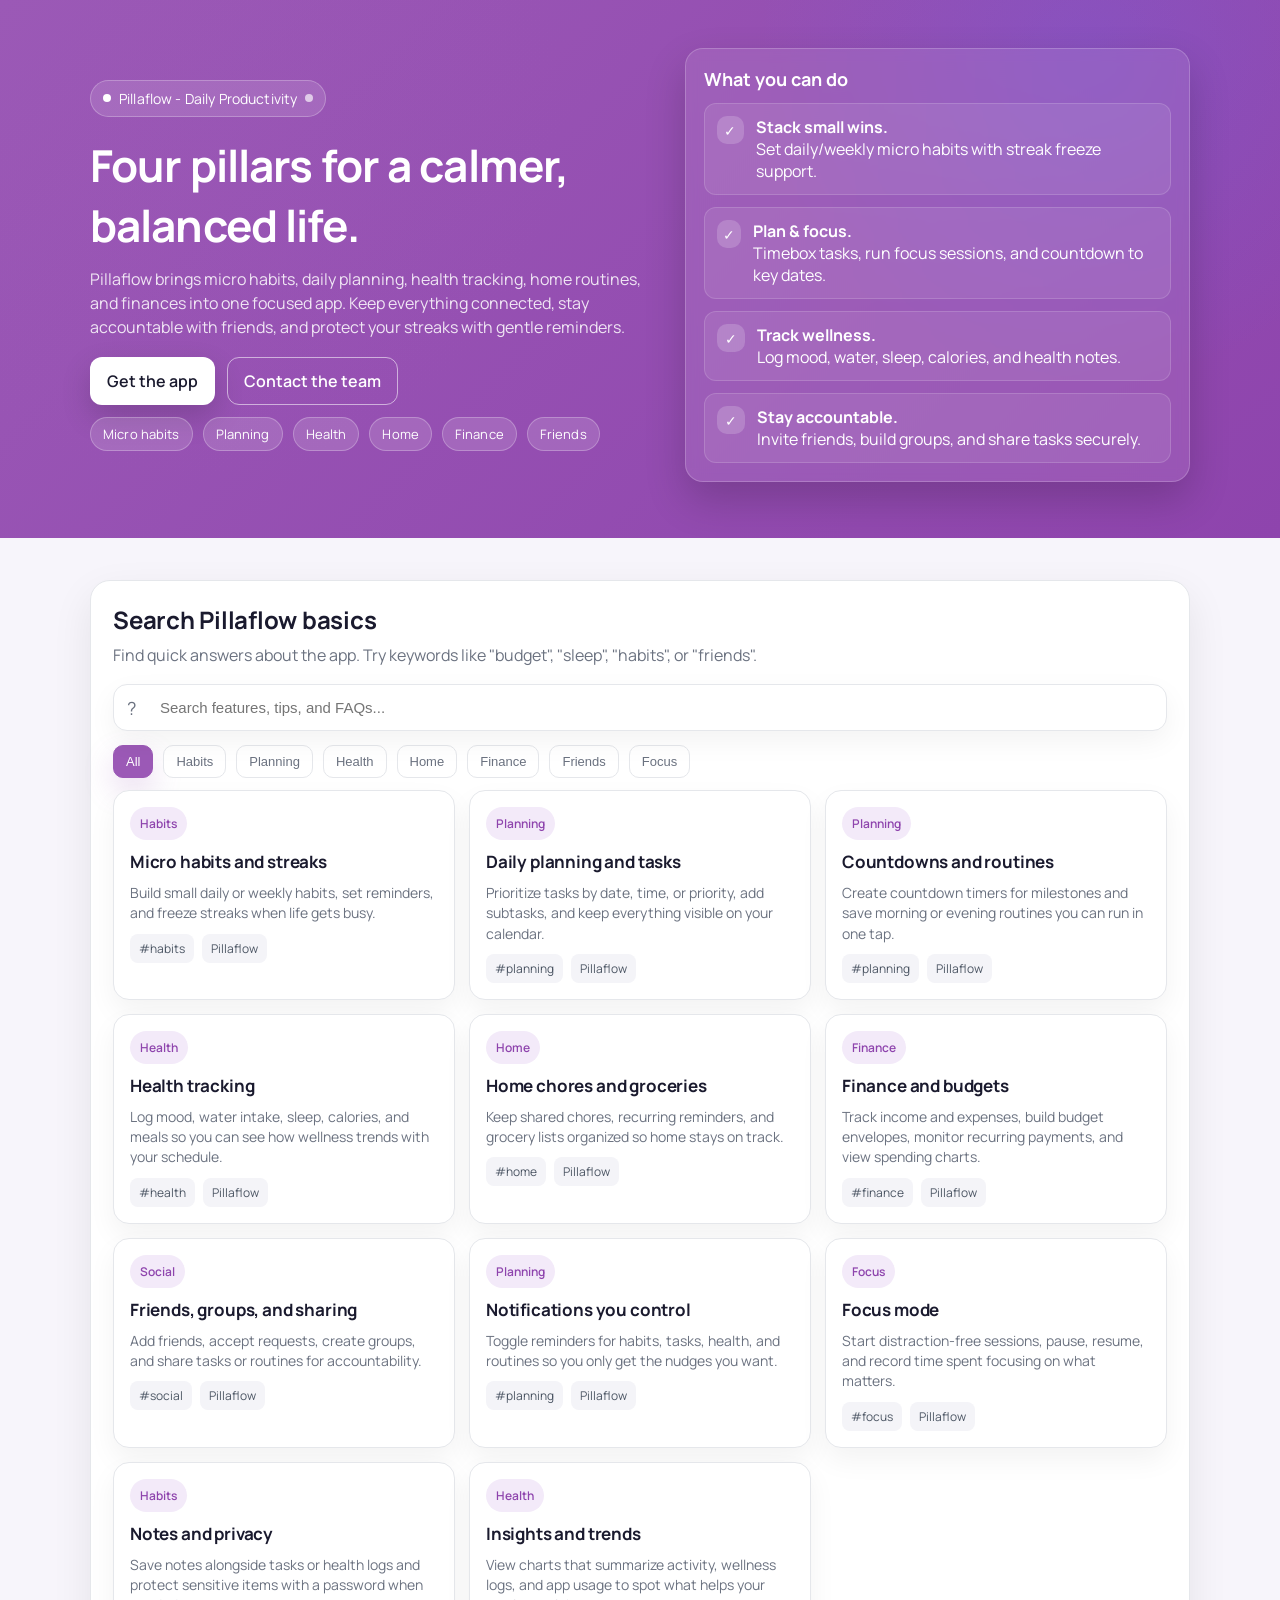
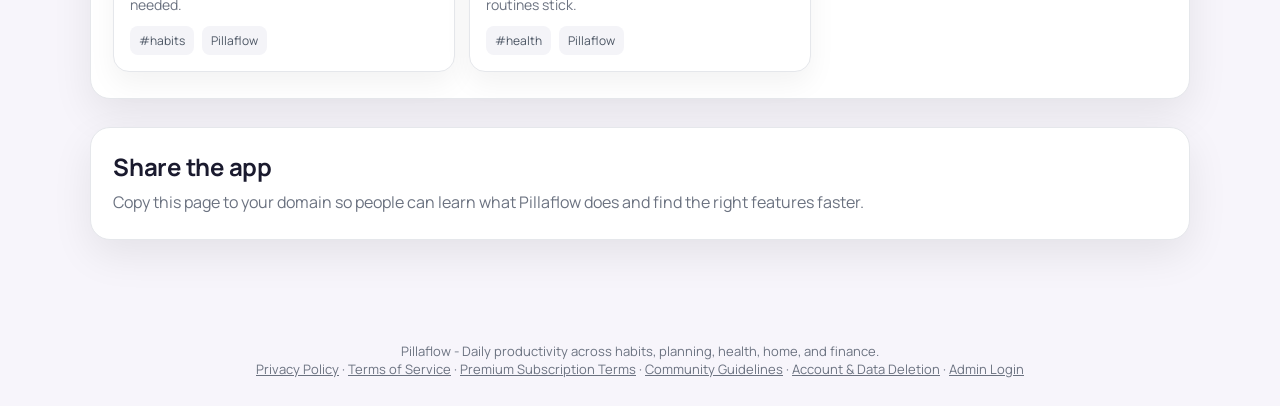
<file: index.html>
<!DOCTYPE html>
<html lang="en">
<head>
  <meta charset="UTF-8">
  <meta name="viewport" content="width=device-width, initial-scale=1.0">
  <title>Pillaflow - Daily Productivity</title>
  <link rel="preconnect" href="https://fonts.googleapis.com">
  <link rel="preconnect" href="https://fonts.gstatic.com" crossorigin>
  <link href="https://fonts.googleapis.com/css2?family=Manrope:wght@400;500;600;700&display=swap" rel="stylesheet">
  <style>
    :root {
      --primary: #9B59B6;
      --primary-strong: #8E44AD;
      --accent-blue: #6366F1;
      --accent-pink: #9B59B6;
      --text: #1A1A2E;
      --muted: #6B7280;
      --card: #ffffff;
      --bg: #f7f5fb;
      --border: #e5e7eb;
      --shadow: 0 15px 40px rgba(0, 0, 0, 0.08);
    }

    * { box-sizing: border-box; }
    body {
      margin: 0;
      font-family: 'Manrope','Helvetica Neue','Helvetica','sans-serif';
      background: var(--bg);
      color: var(--text);
      -webkit-font-smoothing: antialiased;
    }
    a { color: inherit; }
    .container { width: min(1100px, calc(100% - 32px)); margin: 0 auto; }
    header {
      background:
        radial-gradient(circle at 15% 20%, rgba(155, 89, 182, 0.25), transparent 32%),
        radial-gradient(circle at 85% 10%, rgba(99, 102, 241, 0.22), transparent 28%),
        linear-gradient(135deg, #9B59B6, #8E44AD);
      color: #fff;
      padding: 48px 0 56px;
    }
    .hero {
      display: grid;
      grid-template-columns: 1.05fr 0.95fr;
      gap: 36px;
      align-items: center;
    }
    .eyebrow {
      display: inline-flex;
      align-items: center;
      gap: 8px;
      padding: 8px 12px;
      background: rgba(255, 255, 255, 0.12);
      border: 1px solid rgba(255,255,255,0.25);
      border-radius: 999px;
      font-size: 14px;
      letter-spacing: 0.01em;
    }
    .eyebrow::before, .eyebrow::after {
      content: '';
      width: 8px;
      height: 8px;
      border-radius: 50%;
    }
    .eyebrow::before { background: #fff; }
    .eyebrow::after { background: rgba(255,255,255,0.65); }
    h1 { font-size: clamp(32px, 4vw, 44px); margin: 18px 0 12px; letter-spacing: -0.02em; }
    .hero p { margin: 0 0 18px; color: rgba(255,255,255,0.85); line-height: 1.5; }
    .cta-row { display: flex; flex-wrap: wrap; gap: 12px; margin: 18px 0 12px; }
    .btn {
      display: inline-flex;
      align-items: center;
      gap: 8px;
      padding: 12px 16px;
      border-radius: 12px;
      font-weight: 600;
      text-decoration: none;
      transition: transform 150ms ease, box-shadow 150ms ease, background 150ms ease, color 150ms ease;
      border: 1px solid transparent;
    }
    .btn.primary {
      background: #fff;
      color: var(--text);
      box-shadow: 0 12px 30px rgba(0,0,0,0.16);
    }
    .btn.primary:hover { transform: translateY(-1px); }
    .btn.ghost {
      background: transparent;
      color: #fff;
      border-color: rgba(255,255,255,0.55);
    }
    .chip-row { display: flex; flex-wrap: wrap; gap: 10px; margin-top: 8px; }
    .chip {
      background: rgba(255,255,255,0.14);
      color: #fff;
      padding: 7px 12px;
      border-radius: 999px;
      font-size: 13px;
      letter-spacing: 0.01em;
      border: 1px solid rgba(255,255,255,0.25);
    }
    .hero-card {
      background: rgba(255,255,255,0.09);
      border: 1px solid rgba(255,255,255,0.2);
      border-radius: 18px;
      padding: 18px;
      backdrop-filter: blur(6px);
      box-shadow: 0 18px 40px rgba(0,0,0,0.18);
    }
    .hero-card h3 { margin: 0 0 12px; font-size: 18px; }
    .hero-list { list-style: none; padding: 0; margin: 0; display: grid; gap: 12px; }
    .hero-list li {
      display: flex;
      align-items: flex-start;
      gap: 12px;
      padding: 12px;
      background: rgba(255,255,255,0.08);
      border-radius: 12px;
      border: 1px solid rgba(255,255,255,0.15);
    }
    .hero-list .icon {
      width: 28px; height: 28px;
      display: grid; place-items: center;
      border-radius: 10px;
      background: rgba(255,255,255,0.18);
      font-size: 14px;
    }
    main { padding: 42px 0 56px; }
    .panel {
      background: var(--card);
      border-radius: 20px;
      border: 1px solid var(--border);
      box-shadow: var(--shadow);
      padding: 22px 22px 26px;
      margin-bottom: 28px;
    }
    .panel h2 { margin: 0 0 8px; font-size: 24px; letter-spacing: -0.01em; }
    .panel p { margin: 0; color: var(--muted); }
    .search-bar {
      position: relative;
      margin: 18px 0 14px;
    }
    .search-bar input {
      width: 100%;
      padding: 14px 14px 14px 46px;
      border-radius: 14px;
      border: 1px solid var(--border);
      background: #fff;
      font-size: 15px;
      color: var(--text);
      box-shadow: 0 10px 28px rgba(0,0,0,0.05);
      outline: none;
      transition: border 140ms ease, box-shadow 140ms ease;
    }
    .search-bar input:focus {
      border-color: var(--primary);
      box-shadow: 0 14px 34px rgba(155,89,182,0.18);
    }
    .search-icon {
      position: absolute;
      top: 50%;
      left: 14px;
      transform: translateY(-50%);
      color: var(--muted);
      font-size: 18px;
      pointer-events: none;
    }
    .tag-row { display: flex; flex-wrap: wrap; gap: 10px; margin-bottom: 12px; }
    .tag {
      border: 1px solid var(--border);
      background: #fff;
      border-radius: 10px;
      padding: 8px 12px;
      font-size: 13px;
      cursor: pointer;
      transition: all 140ms ease;
      color: var(--muted);
    }
    .tag.active {
      background: var(--primary);
      border-color: var(--primary);
      color: #fff;
      box-shadow: 0 12px 30px rgba(155,89,182,0.22);
    }
    .results-grid {
      display: grid;
      grid-template-columns: repeat(auto-fit, minmax(260px, 1fr));
      gap: 14px;
    }
    .card {
      border: 1px solid var(--border);
      border-radius: 16px;
      padding: 16px;
      background: #fff;
      box-shadow: 0 12px 28px rgba(0,0,0,0.05);
      display: flex;
      flex-direction: column;
      gap: 10px;
      transition: transform 120ms ease, box-shadow 120ms ease;
    }
    .card:hover { transform: translateY(-2px); box-shadow: 0 16px 36px rgba(0,0,0,0.08); }
    .card .title { font-size: 17px; margin: 0; letter-spacing: -0.01em; }
    .card .category {
      display: inline-flex;
      align-items: center;
      gap: 8px;
      font-weight: 600;
      font-size: 12px;
      color: var(--primary-strong);
      background: #f3eaf9;
      padding: 8px 10px;
      border-radius: 999px;
      align-self: flex-start;
    }
    .card p { margin: 0; color: var(--muted); font-size: 14px; line-height: 1.45; }
    .tagline { display: flex; gap: 8px; flex-wrap: wrap; }
    .small-tag {
      background: #f4f4f8;
      color: #4b5563;
      border-radius: 8px;
      padding: 6px 9px;
      font-size: 12px;
    }
    .empty { text-align: center; color: var(--muted); padding: 26px 12px; }
    footer { text-align: center; color: var(--muted); font-size: 13px; padding: 18px 0 28px; }
    @media (max-width: 860px) {
      .hero { grid-template-columns: 1fr; }
      header { padding: 38px 0 44px; }
      .hero-card { order: -1; }
    }
  </style>
</head>
<body>
  <header>
    <div class="container hero">
      <div>
        <div class="eyebrow">Pillaflow - Daily Productivity</div>
        <h1>Four pillars for a calmer, balanced life.</h1>
        <p>Pillaflow brings micro habits, daily planning, health tracking, home routines, and finances into one focused app. Keep everything connected, stay accountable with friends, and protect your streaks with gentle reminders.</p>
        <div class="cta-row">
          <a class="btn primary" href="https://apps.apple.com/gb/app/pillaflow-life-productivity/id6759354303" aria-label="Get the Pillaflow app">Get the app</a>
          <a class="btn ghost" href="mailto:contact@pillaflow.com" aria-label="Email the Pillaflow team">Contact the team</a>
        </div>
        <div class="chip-row">
          <span class="chip">Micro habits</span>
          <span class="chip">Planning</span>
          <span class="chip">Health</span>
          <span class="chip">Home</span>
          <span class="chip">Finance</span>
          <span class="chip">Friends</span>
        </div>
      </div>
      <div class="hero-card">
        <h3>What you can do</h3>
        <ul class="hero-list">
          <li><span class="icon">&#10003;</span><div><strong>Stack small wins.</strong><br>Set daily/weekly micro habits with streak freeze support.</div></li>
          <li><span class="icon">&#10003;</span><div><strong>Plan & focus.</strong><br>Timebox tasks, run focus sessions, and countdown to key dates.</div></li>
          <li><span class="icon">&#10003;</span><div><strong>Track wellness.</strong><br>Log mood, water, sleep, calories, and health notes.</div></li>
          <li><span class="icon">&#10003;</span><div><strong>Stay accountable.</strong><br>Invite friends, build groups, and share tasks securely.</div></li>
        </ul>
      </div>
    </div>
  </header>
  <main class="container">
    <section class="panel">
      <h2>Search Pillaflow basics</h2>
      <p>Find quick answers about the app. Try keywords like "budget", "sleep", "habits", or "friends".</p>
      <div class="search-bar">
        <span class="search-icon">?</span>
        <input id="searchInput" type="search" placeholder="Search features, tips, and FAQs..." aria-label="Search Pillaflow information">
      </div>
      <div class="tag-row">
        <button class="tag" data-tag="">All</button>
        <button class="tag" data-tag="habits">Habits</button>
        <button class="tag" data-tag="planning">Planning</button>
        <button class="tag" data-tag="health">Health</button>
        <button class="tag" data-tag="home">Home</button>
        <button class="tag" data-tag="finance">Finance</button>
        <button class="tag" data-tag="social">Friends</button>
        <button class="tag" data-tag="focus">Focus</button>
      </div>
      <div id="results" class="results-grid"></div>
      <div id="emptyState" class="empty" style="display:none;">No matches yet. Try another keyword.</div>
    </section>
    <section class="panel">
      <h2>Share the app</h2>
      <p>Copy this page to your domain so people can learn what Pillaflow does and find the right features faster.</p>
    </section>
  </main>
  <footer>
    <div>Pillaflow - Daily productivity across habits, planning, health, home, and finance.</div>
    <div>
      <a href="privacy-policy.html">Privacy Policy</a> &middot;
      <a href="terms-of-service.html">Terms of Service</a> &middot;
      <a href="premium-subscription-terms.html">Premium Subscription Terms</a> &middot;
      <a href="community-guidelines.html">Community Guidelines</a> &middot;
      <a href="account-deletion.html">Account &amp; Data Deletion</a> &middot;
      <a href="admin/login.html">Admin Login</a>
    </div>
  </footer>
  <script>
    const entries = [
      {
        title: 'Micro habits and streaks',
        category: 'Habits',
        tag: 'habits',
        description: 'Build small daily or weekly habits, set reminders, and freeze streaks when life gets busy.'
      },
      {
        title: 'Daily planning and tasks',
        category: 'Planning',
        tag: 'planning',
        description: 'Prioritize tasks by date, time, or priority, add subtasks, and keep everything visible on your calendar.'
      },
      {
        title: 'Countdowns and routines',
        category: 'Planning',
        tag: 'planning',
        description: 'Create countdown timers for milestones and save morning or evening routines you can run in one tap.'
      },
      {
        title: 'Health tracking',
        category: 'Health',
        tag: 'health',
        description: 'Log mood, water intake, sleep, calories, and meals so you can see how wellness trends with your schedule.'
      },
      {
        title: 'Home chores and groceries',
        category: 'Home',
        tag: 'home',
        description: 'Keep shared chores, recurring reminders, and grocery lists organized so home stays on track.'
      },
      {
        title: 'Finance and budgets',
        category: 'Finance',
        tag: 'finance',
        description: 'Track income and expenses, build budget envelopes, monitor recurring payments, and view spending charts.'
      },
      {
        title: 'Friends, groups, and sharing',
        category: 'Social',
        tag: 'social',
        description: 'Add friends, accept requests, create groups, and share tasks or routines for accountability.'
      },
      {
        title: 'Notifications you control',
        category: 'Planning',
        tag: 'planning',
        description: 'Toggle reminders for habits, tasks, health, and routines so you only get the nudges you want.'
      },
      {
        title: 'Focus mode',
        category: 'Focus',
        tag: 'focus',
        description: 'Start distraction-free sessions, pause, resume, and record time spent focusing on what matters.'
      },
      {
        title: 'Notes and privacy',
        category: 'Habits',
        tag: 'habits',
        description: 'Save notes alongside tasks or health logs and protect sensitive items with a password when needed.'
      },
      {
        title: 'Insights and trends',
        category: 'Health',
        tag: 'health',
        description: 'View charts that summarize activity, wellness logs, and app usage to spot what helps your routines stick.'
      }
    ];

    const searchInput = document.getElementById('searchInput');
    const results = document.getElementById('results');
    const emptyState = document.getElementById('emptyState');
    const tags = document.querySelectorAll('.tag');
    let activeTag = '';

    const render = (items) => {
      results.innerHTML = '';
      if (!items.length) {
        emptyState.style.display = 'block';
        return;
      }
      emptyState.style.display = 'none';
      items.forEach((item) => {
        const card = document.createElement('article');
        card.className = 'card';
        card.innerHTML = `
          <div class="category">${item.category}</div>
          <h3 class="title">${item.title}</h3>
          <p>${item.description}</p>
          <div class="tagline">
            <span class="small-tag">#${item.tag}</span>
            <span class="small-tag">Pillaflow</span>
          </div>
        `;
        results.appendChild(card);
      });
    };

    const filterItems = () => {
      const query = searchInput.value.trim().toLowerCase();
      const filtered = entries.filter((item) => {
        const text = [item.title, item.description, item.category, item.tag].join(' ').toLowerCase();
        const matchesQuery = !query || text.includes(query);
        const matchesTag = !activeTag || item.tag === activeTag;
        return matchesQuery && matchesTag;
      });
      render(filtered);
    };

    searchInput.addEventListener('input', filterItems);
    tags.forEach((tag) => {
      tag.addEventListener('click', () => {
        const selected = tag.dataset.tag;
        activeTag = selected;
        tags.forEach((button) => button.classList.toggle('active', button.dataset.tag === selected));
        filterItems();
      });
    });

    // init
    tags[0].classList.add('active');
    render(entries);
  </script>
</body>
</html>
</file>
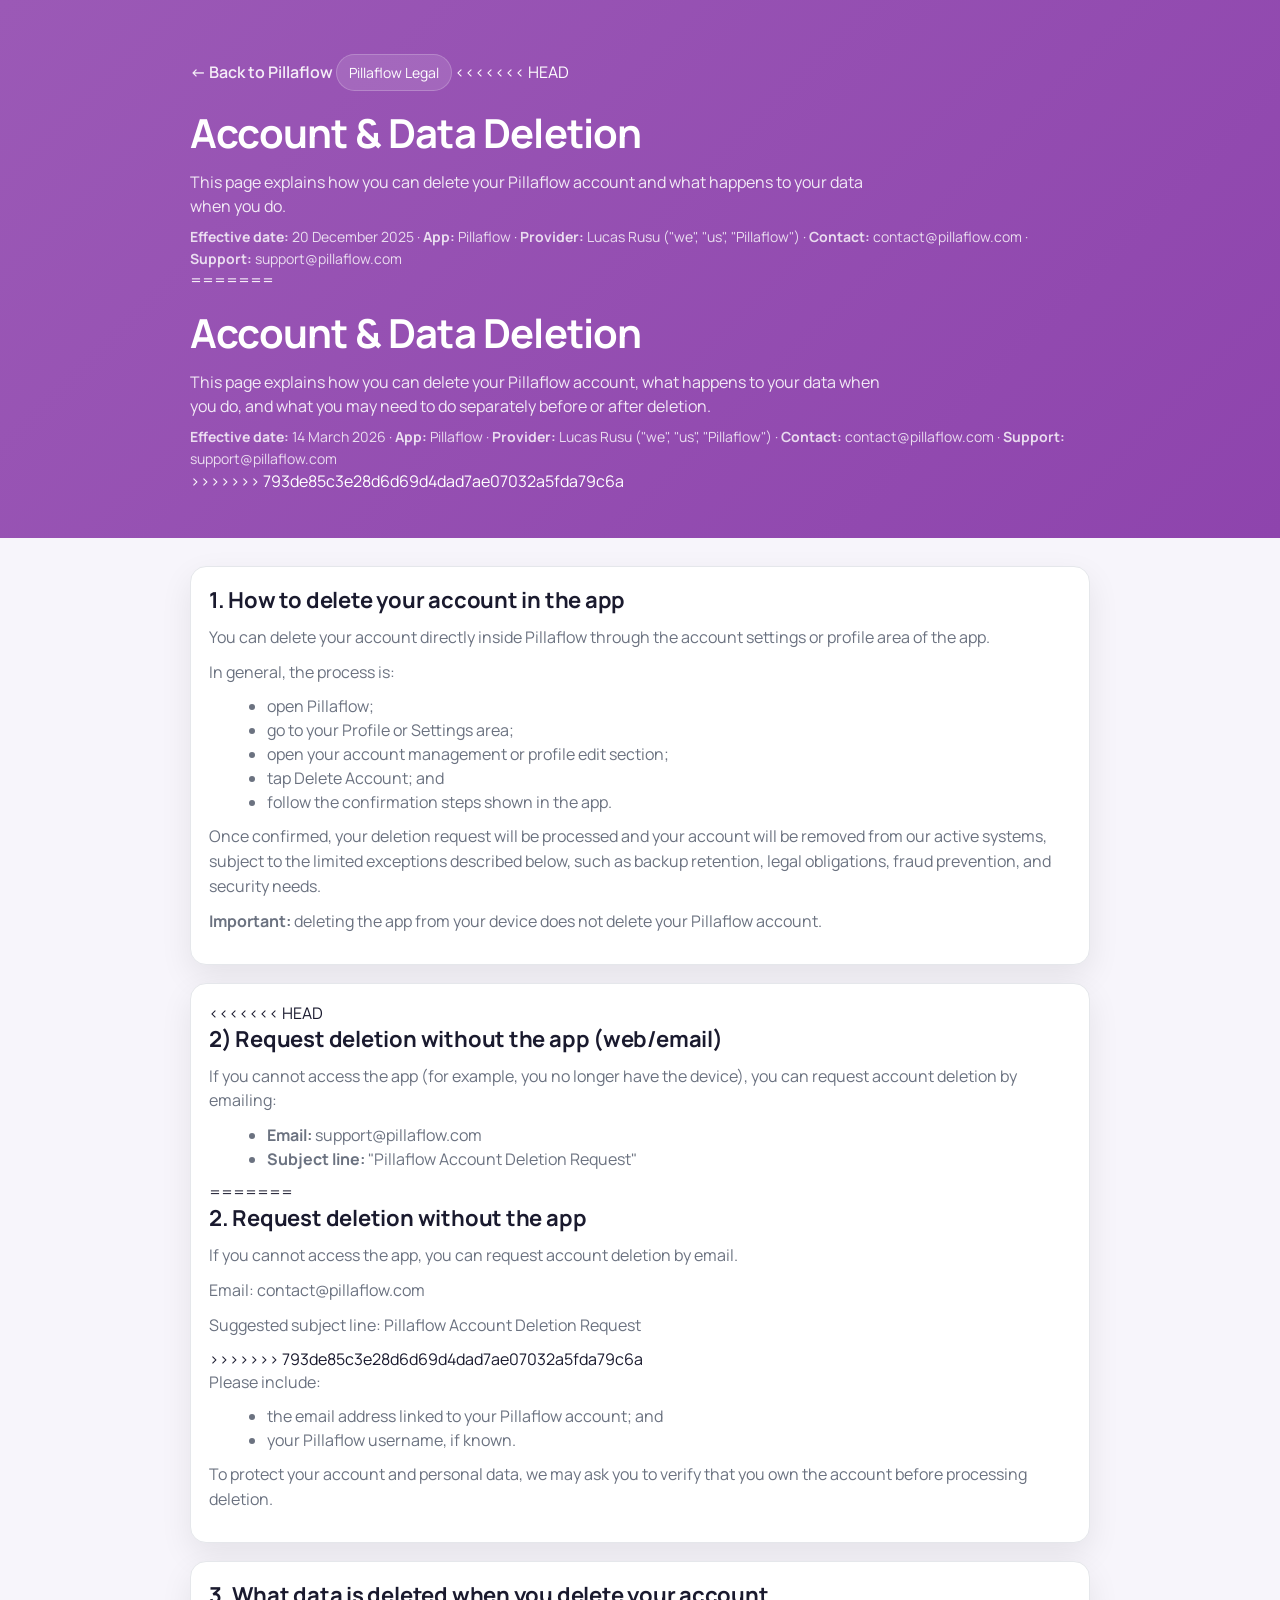
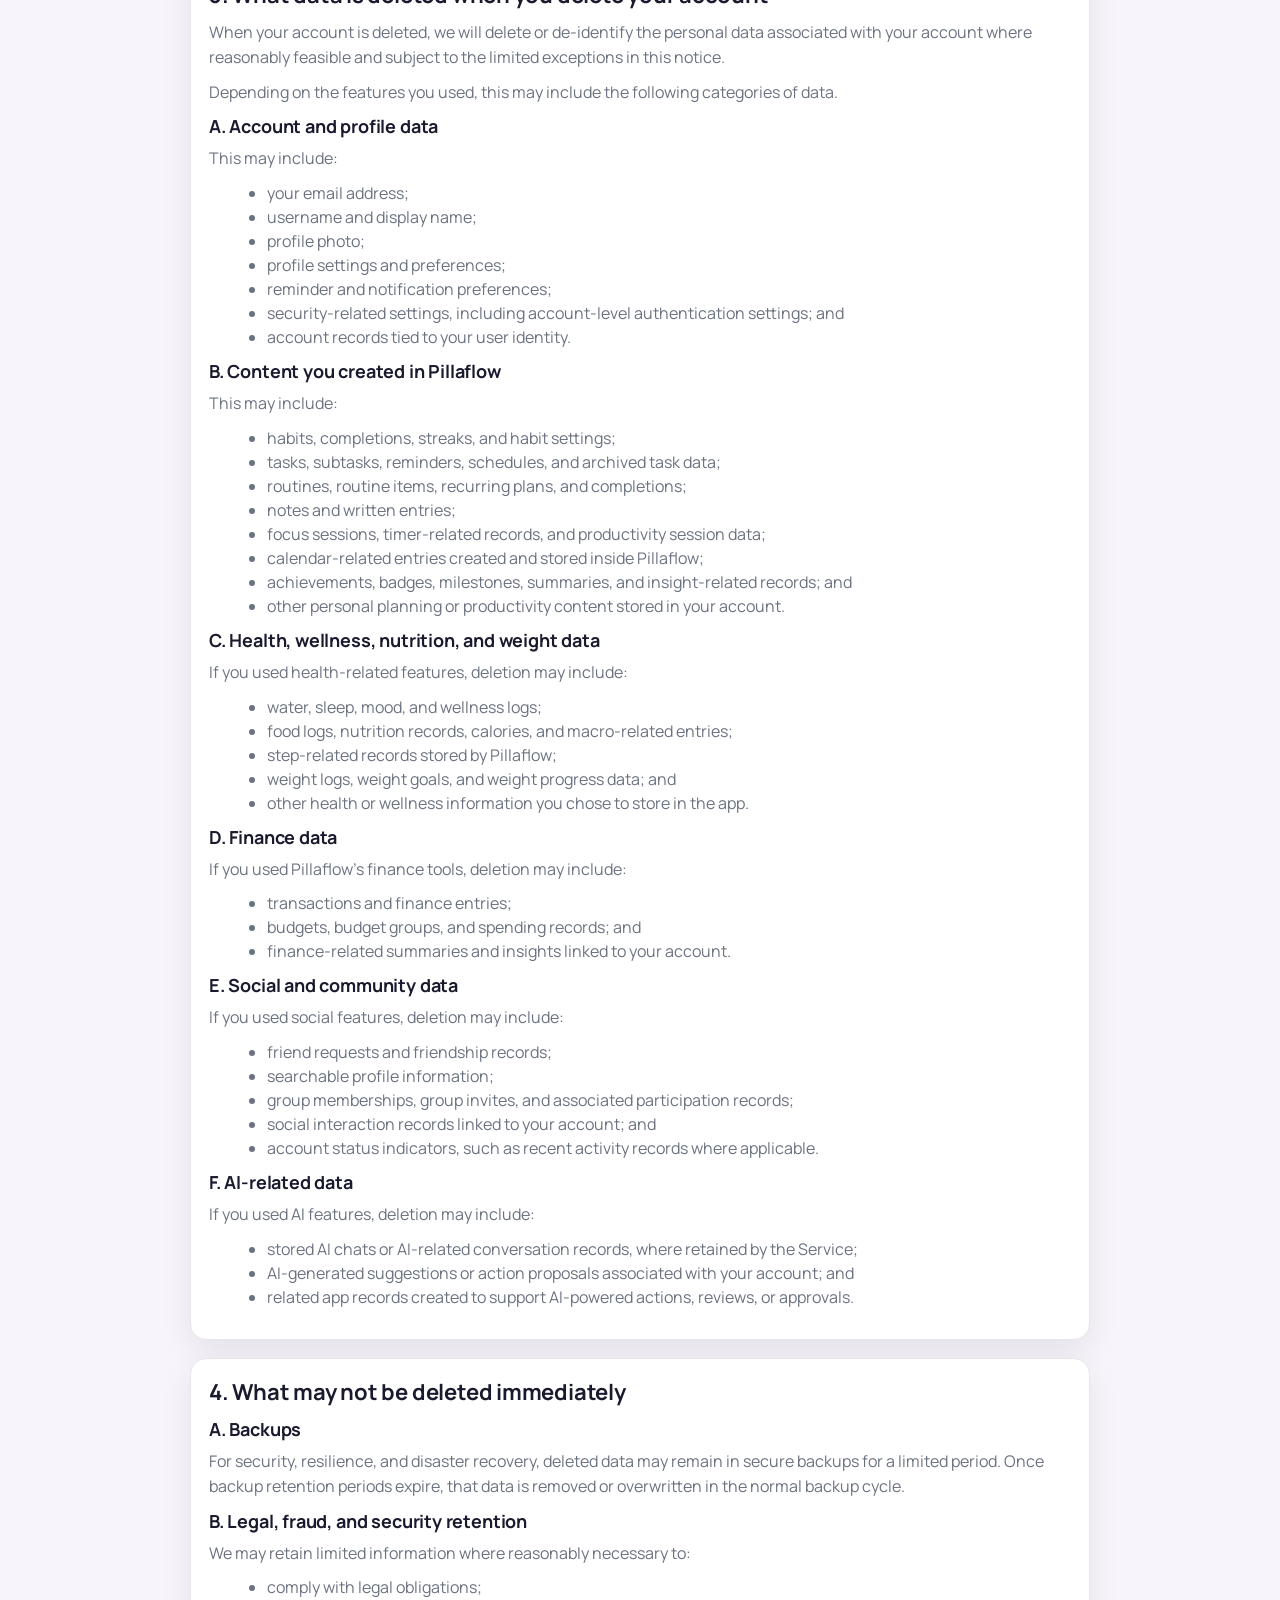
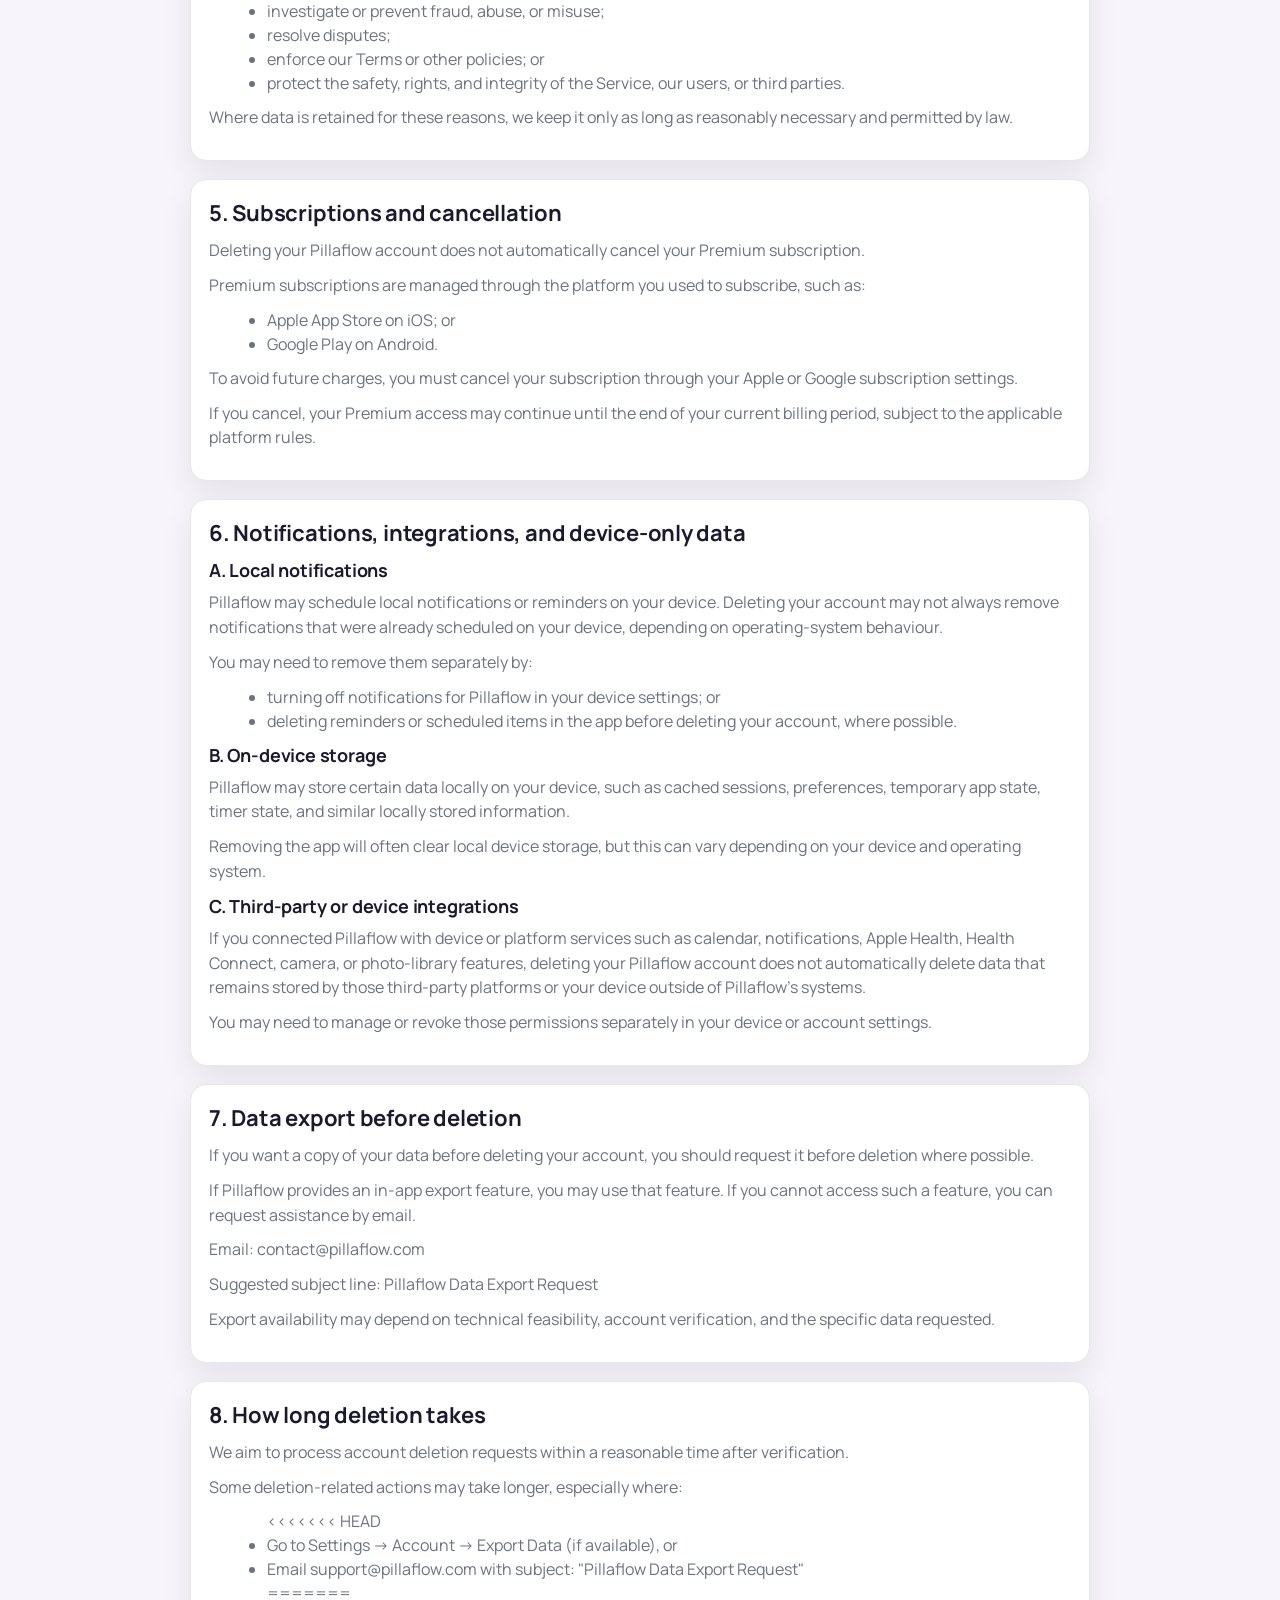
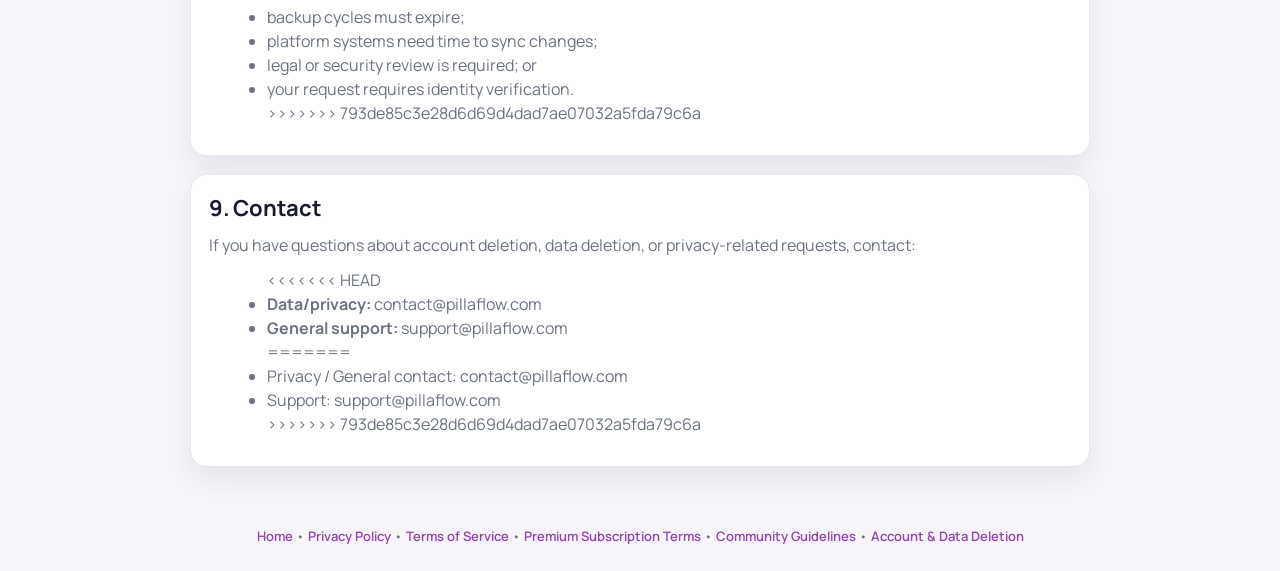
<file: account-deletion.html>
<!DOCTYPE html>
<html lang="en">
<head>
  <meta charset="UTF-8">
  <meta name="viewport" content="width=device-width, initial-scale=1.0">
  <title>Pillaflow | Account &amp; Data Deletion</title>
  <link rel="preconnect" href="https://fonts.googleapis.com">
  <link rel="preconnect" href="https://fonts.gstatic.com" crossorigin>
  <link href="https://fonts.googleapis.com/css2?family=Manrope:wght@400;500;600;700&display=swap" rel="stylesheet">
  <style>
    :root { --primary: #9B59B6; --primary-strong: #8E44AD; --text: #1A1A2E; --muted: #6B7280; --card: #ffffff; --bg: #f7f5fb; --border: #e5e7eb; --shadow: 0 12px 32px rgba(0,0,0,0.08); }
    * { box-sizing: border-box; }
    body { margin: 0; font-family: 'Manrope','Helvetica Neue','Helvetica','sans-serif'; background: var(--bg); color: var(--text); }
    a { color: inherit; text-decoration: none; }
    .container { width: min(900px, calc(100% - 32px)); margin: 0 auto; }
    header { background: linear-gradient(135deg, #9B59B6, #8E44AD); color: #fff; padding: 40px 0 46px; }
    .back { color: rgba(255,255,255,0.9); font-weight: 600; display: inline-flex; align-items: center; gap: 6px; }
    .eyebrow { display: inline-flex; align-items: center; gap: 8px; padding: 8px 12px; border-radius: 999px; background: rgba(255,255,255,0.12); border: 1px solid rgba(255,255,255,0.2); font-size: 14px; margin-top: 14px; }
    h1 { margin: 14px 0 10px; font-size: clamp(30px, 4vw, 40px); letter-spacing: -0.02em; }
    .lede { margin: 0 0 8px; max-width: 700px; color: rgba(255,255,255,0.88); line-height: 1.5; }
    .meta { margin: 0; color: rgba(255,255,255,0.8); font-size: 14px; }
    main { padding: 28px 0 42px; }
    .stack { display: grid; gap: 18px; }
    .card { background: var(--card); border: 1px solid var(--border); border-radius: 16px; padding: 18px 18px 20px; box-shadow: var(--shadow); }
    h2 { margin: 0 0 10px; font-size: 22px; letter-spacing: -0.01em; }
    h3 { margin: 0 0 8px; font-size: 18px; letter-spacing: -0.01em; }
    p { margin: 0 0 10px; color: var(--muted); line-height: 1.55; }
    ul { margin: 0 0 10px 18px; color: var(--muted); line-height: 1.5; }
    footer { text-align: center; padding: 18px 0 26px; color: var(--muted); font-size: 13px; }
    footer a { color: var(--primary-strong); font-weight: 600; }
  </style>
</head>
<body>
  <header>
    <div class="container">
      <a class="back" href="./">&larr; Back to Pillaflow</a>
      <div class="eyebrow">Pillaflow Legal</div>
<<<<<<< HEAD
      <h1>Account & Data Deletion</h1>
      <p class="lede">This page explains how you can delete your Pillaflow account and what happens to your data when you do.</p>
      <p class="meta"><strong>Effective date:</strong> 20 December 2025 &middot; <strong>App:</strong> Pillaflow &middot; <strong>Provider:</strong> Lucas Rusu ("we", "us", "Pillaflow") &middot; <strong>Contact:</strong> <a href="mailto:contact@pillaflow.com">contact@pillaflow.com</a> &middot; <strong>Support:</strong> <a href="mailto:support@pillaflow.com">support@pillaflow.com</a></p>
=======
      <h1>Account &amp; Data Deletion</h1>
      <p class="lede">This page explains how you can delete your Pillaflow account, what happens to your data when you do, and what you may need to do separately before or after deletion.</p>
      <p class="meta"><strong>Effective date:</strong> 14 March 2026 &middot; <strong>App:</strong> Pillaflow &middot; <strong>Provider:</strong> Lucas Rusu ("we", "us", "Pillaflow") &middot; <strong>Contact:</strong> <a href="mailto:contact@pillaflow.com">contact@pillaflow.com</a> &middot; <strong>Support:</strong> <a href="mailto:support@pillaflow.com">support@pillaflow.com</a></p>
>>>>>>> 793de85c3e28d6d69d4dad7ae07032a5fda79c6a
    </div>
  </header>
  <main class="container">
    <div class="stack">
      <section class="card">
        <h2>1. How to delete your account in the app</h2>
        <p>You can delete your account directly inside Pillaflow through the account settings or profile area of the app.</p>
        <p>In general, the process is:</p>
        <ul>
          <li>open Pillaflow;</li>
          <li>go to your Profile or Settings area;</li>
          <li>open your account management or profile edit section;</li>
          <li>tap Delete Account; and</li>
          <li>follow the confirmation steps shown in the app.</li>
        </ul>
        <p>Once confirmed, your deletion request will be processed and your account will be removed from our active systems, subject to the limited exceptions described below, such as backup retention, legal obligations, fraud prevention, and security needs.</p>
        <p><strong>Important:</strong> deleting the app from your device does not delete your Pillaflow account.</p>
      </section>

      <section class="card">
<<<<<<< HEAD
        <h2>2) Request deletion without the app (web/email)</h2>
        <p>If you cannot access the app (for example, you no longer have the device), you can request account deletion by emailing:</p>
        <ul>
          <li><strong>Email:</strong> <a href="mailto:support@pillaflow.com">support@pillaflow.com</a></li>
          <li><strong>Subject line:</strong> "Pillaflow Account Deletion Request"</li>
        </ul>
=======
        <h2>2. Request deletion without the app</h2>
        <p>If you cannot access the app, you can request account deletion by email.</p>
        <p>Email: <a href="mailto:contact@pillaflow.com">contact@pillaflow.com</a></p>
        <p>Suggested subject line: Pillaflow Account Deletion Request</p>
>>>>>>> 793de85c3e28d6d69d4dad7ae07032a5fda79c6a
        <p>Please include:</p>
        <ul>
          <li>the email address linked to your Pillaflow account; and</li>
          <li>your Pillaflow username, if known.</li>
        </ul>
        <p>To protect your account and personal data, we may ask you to verify that you own the account before processing deletion.</p>
      </section>

      <section class="card">
        <h2>3. What data is deleted when you delete your account</h2>
        <p>When your account is deleted, we will delete or de-identify the personal data associated with your account where reasonably feasible and subject to the limited exceptions in this notice.</p>
        <p>Depending on the features you used, this may include the following categories of data.</p>

        <h3>A. Account and profile data</h3>
        <p>This may include:</p>
        <ul>
          <li>your email address;</li>
          <li>username and display name;</li>
          <li>profile photo;</li>
          <li>profile settings and preferences;</li>
          <li>reminder and notification preferences;</li>
          <li>security-related settings, including account-level authentication settings; and</li>
          <li>account records tied to your user identity.</li>
        </ul>

        <h3>B. Content you created in Pillaflow</h3>
        <p>This may include:</p>
        <ul>
          <li>habits, completions, streaks, and habit settings;</li>
          <li>tasks, subtasks, reminders, schedules, and archived task data;</li>
          <li>routines, routine items, recurring plans, and completions;</li>
          <li>notes and written entries;</li>
          <li>focus sessions, timer-related records, and productivity session data;</li>
          <li>calendar-related entries created and stored inside Pillaflow;</li>
          <li>achievements, badges, milestones, summaries, and insight-related records; and</li>
          <li>other personal planning or productivity content stored in your account.</li>
        </ul>

        <h3>C. Health, wellness, nutrition, and weight data</h3>
        <p>If you used health-related features, deletion may include:</p>
        <ul>
          <li>water, sleep, mood, and wellness logs;</li>
          <li>food logs, nutrition records, calories, and macro-related entries;</li>
          <li>step-related records stored by Pillaflow;</li>
          <li>weight logs, weight goals, and weight progress data; and</li>
          <li>other health or wellness information you chose to store in the app.</li>
        </ul>

        <h3>D. Finance data</h3>
        <p>If you used Pillaflow's finance tools, deletion may include:</p>
        <ul>
          <li>transactions and finance entries;</li>
          <li>budgets, budget groups, and spending records; and</li>
          <li>finance-related summaries and insights linked to your account.</li>
        </ul>

        <h3>E. Social and community data</h3>
        <p>If you used social features, deletion may include:</p>
        <ul>
          <li>friend requests and friendship records;</li>
          <li>searchable profile information;</li>
          <li>group memberships, group invites, and associated participation records;</li>
          <li>social interaction records linked to your account; and</li>
          <li>account status indicators, such as recent activity records where applicable.</li>
        </ul>

        <h3>F. AI-related data</h3>
        <p>If you used AI features, deletion may include:</p>
        <ul>
          <li>stored AI chats or AI-related conversation records, where retained by the Service;</li>
          <li>AI-generated suggestions or action proposals associated with your account; and</li>
          <li>related app records created to support AI-powered actions, reviews, or approvals.</li>
        </ul>
      </section>

      <section class="card">
        <h2>4. What may not be deleted immediately</h2>

        <h3>A. Backups</h3>
        <p>For security, resilience, and disaster recovery, deleted data may remain in secure backups for a limited period. Once backup retention periods expire, that data is removed or overwritten in the normal backup cycle.</p>

        <h3>B. Legal, fraud, and security retention</h3>
        <p>We may retain limited information where reasonably necessary to:</p>
        <ul>
          <li>comply with legal obligations;</li>
          <li>investigate or prevent fraud, abuse, or misuse;</li>
          <li>resolve disputes;</li>
          <li>enforce our Terms or other policies; or</li>
          <li>protect the safety, rights, and integrity of the Service, our users, or third parties.</li>
        </ul>
        <p>Where data is retained for these reasons, we keep it only as long as reasonably necessary and permitted by law.</p>
      </section>

      <section class="card">
        <h2>5. Subscriptions and cancellation</h2>
        <p>Deleting your Pillaflow account does not automatically cancel your Premium subscription.</p>
        <p>Premium subscriptions are managed through the platform you used to subscribe, such as:</p>
        <ul>
          <li>Apple App Store on iOS; or</li>
          <li>Google Play on Android.</li>
        </ul>
        <p>To avoid future charges, you must cancel your subscription through your Apple or Google subscription settings.</p>
        <p>If you cancel, your Premium access may continue until the end of your current billing period, subject to the applicable platform rules.</p>
      </section>

      <section class="card">
        <h2>6. Notifications, integrations, and device-only data</h2>

        <h3>A. Local notifications</h3>
        <p>Pillaflow may schedule local notifications or reminders on your device. Deleting your account may not always remove notifications that were already scheduled on your device, depending on operating-system behaviour.</p>
        <p>You may need to remove them separately by:</p>
        <ul>
          <li>turning off notifications for Pillaflow in your device settings; or</li>
          <li>deleting reminders or scheduled items in the app before deleting your account, where possible.</li>
        </ul>

        <h3>B. On-device storage</h3>
        <p>Pillaflow may store certain data locally on your device, such as cached sessions, preferences, temporary app state, timer state, and similar locally stored information.</p>
        <p>Removing the app will often clear local device storage, but this can vary depending on your device and operating system.</p>

        <h3>C. Third-party or device integrations</h3>
        <p>If you connected Pillaflow with device or platform services such as calendar, notifications, Apple Health, Health Connect, camera, or photo-library features, deleting your Pillaflow account does not automatically delete data that remains stored by those third-party platforms or your device outside of Pillaflow's systems.</p>
        <p>You may need to manage or revoke those permissions separately in your device or account settings.</p>
      </section>

      <section class="card">
        <h2>7. Data export before deletion</h2>
        <p>If you want a copy of your data before deleting your account, you should request it before deletion where possible.</p>
        <p>If Pillaflow provides an in-app export feature, you may use that feature. If you cannot access such a feature, you can request assistance by email.</p>
        <p>Email: <a href="mailto:contact@pillaflow.com">contact@pillaflow.com</a></p>
        <p>Suggested subject line: Pillaflow Data Export Request</p>
        <p>Export availability may depend on technical feasibility, account verification, and the specific data requested.</p>
      </section>

      <section class="card">
        <h2>8. How long deletion takes</h2>
        <p>We aim to process account deletion requests within a reasonable time after verification.</p>
        <p>Some deletion-related actions may take longer, especially where:</p>
        <ul>
<<<<<<< HEAD
          <li>Go to Settings &rarr; Account &rarr; Export Data (if available), or</li>
          <li>Email <a href="mailto:support@pillaflow.com">support@pillaflow.com</a> with subject: "Pillaflow Data Export Request"</li>
=======
          <li>backup cycles must expire;</li>
          <li>platform systems need time to sync changes;</li>
          <li>legal or security review is required; or</li>
          <li>your request requires identity verification.</li>
>>>>>>> 793de85c3e28d6d69d4dad7ae07032a5fda79c6a
        </ul>
      </section>

      <section class="card">
        <h2>9. Contact</h2>
        <p>If you have questions about account deletion, data deletion, or privacy-related requests, contact:</p>
        <ul>
<<<<<<< HEAD
          <li><strong>Data/privacy:</strong> <a href="mailto:contact@pillaflow.com">contact@pillaflow.com</a></li>
          <li><strong>General support:</strong> <a href="mailto:support@pillaflow.com">support@pillaflow.com</a></li>
=======
          <li>Privacy / General contact: <a href="mailto:contact@pillaflow.com">contact@pillaflow.com</a></li>
          <li>Support: <a href="mailto:support@pillaflow.com">support@pillaflow.com</a></li>
>>>>>>> 793de85c3e28d6d69d4dad7ae07032a5fda79c6a
        </ul>
      </section>
    </div>
  </main>
  <footer>
    <a href="./">Home</a> &bull; <a href="privacy-policy.html">Privacy Policy</a> &bull; <a href="terms-of-service.html">Terms of Service</a> &bull; <a href="premium-subscription-terms.html">Premium Subscription Terms</a> &bull; <a href="community-guidelines.html">Community Guidelines</a> &bull; <a href="account-deletion.html">Account &amp; Data Deletion</a>
  </footer>
</body>
</html>
</file>
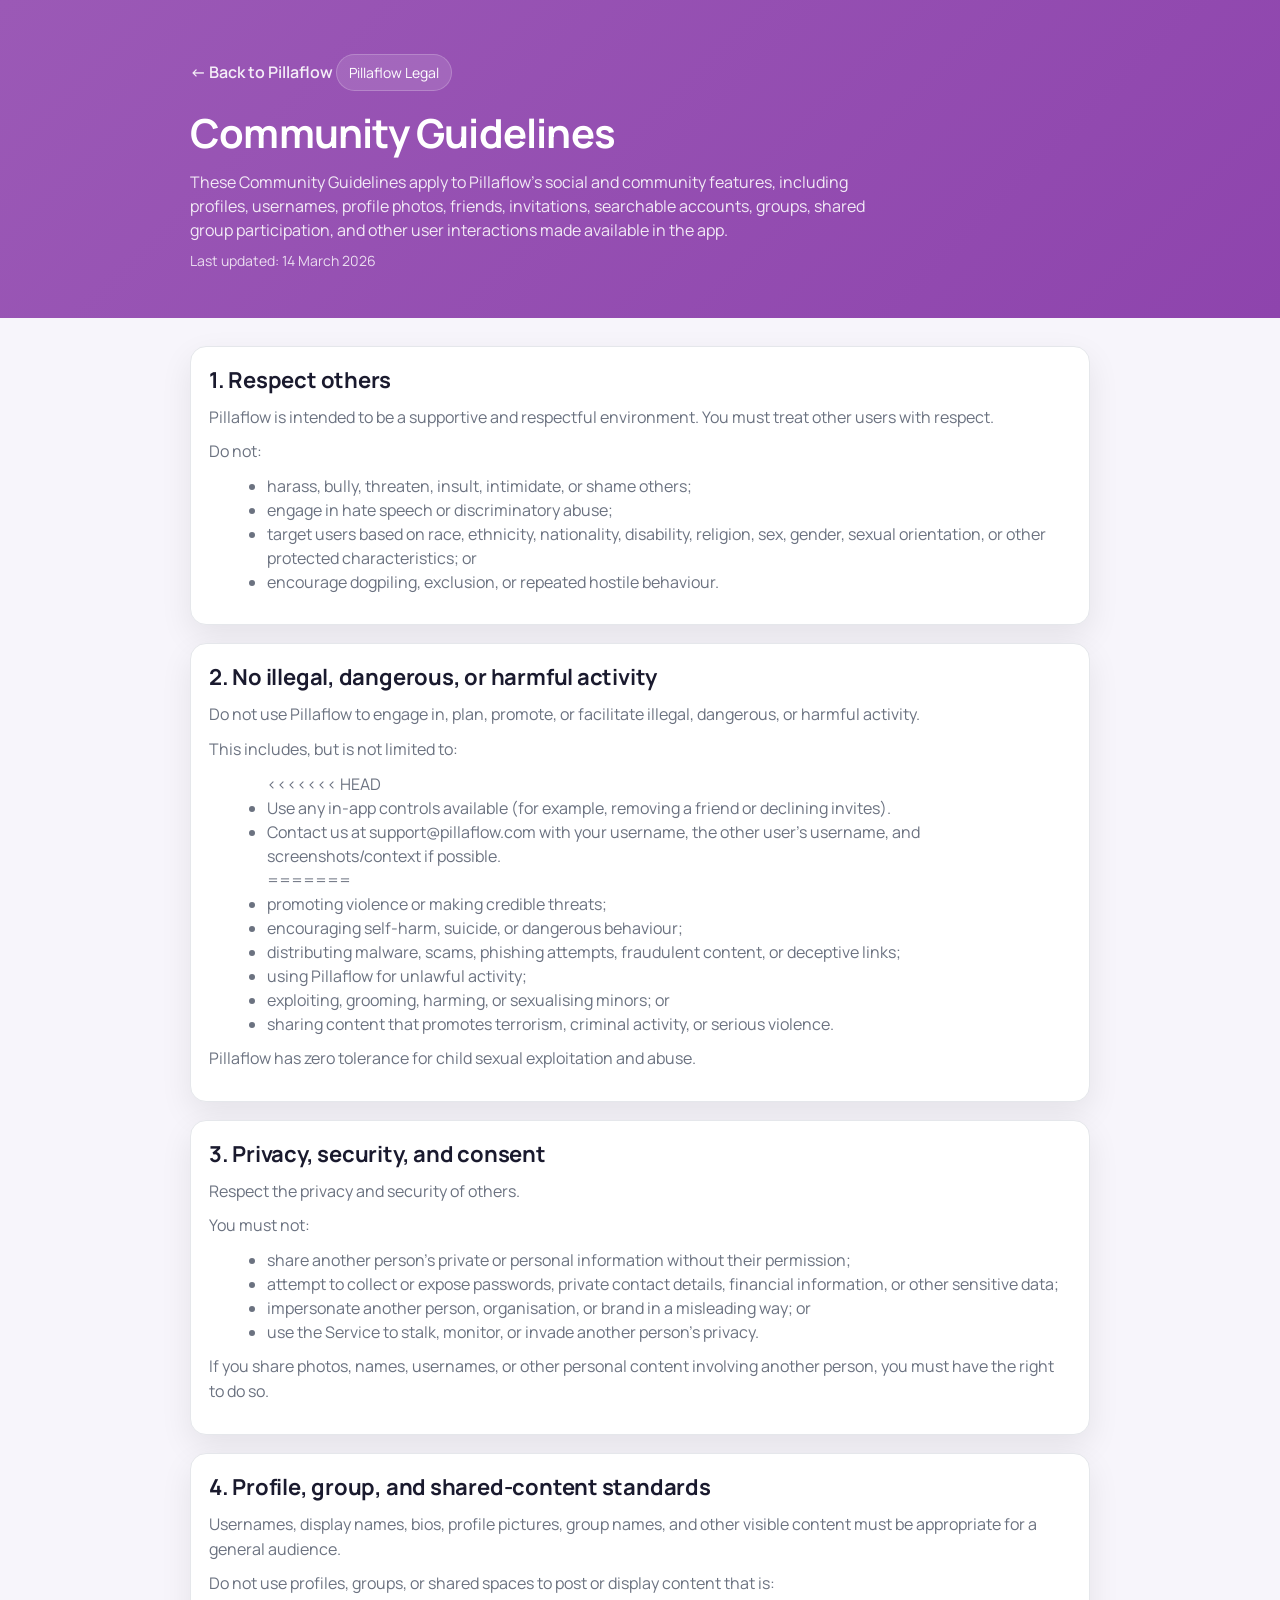
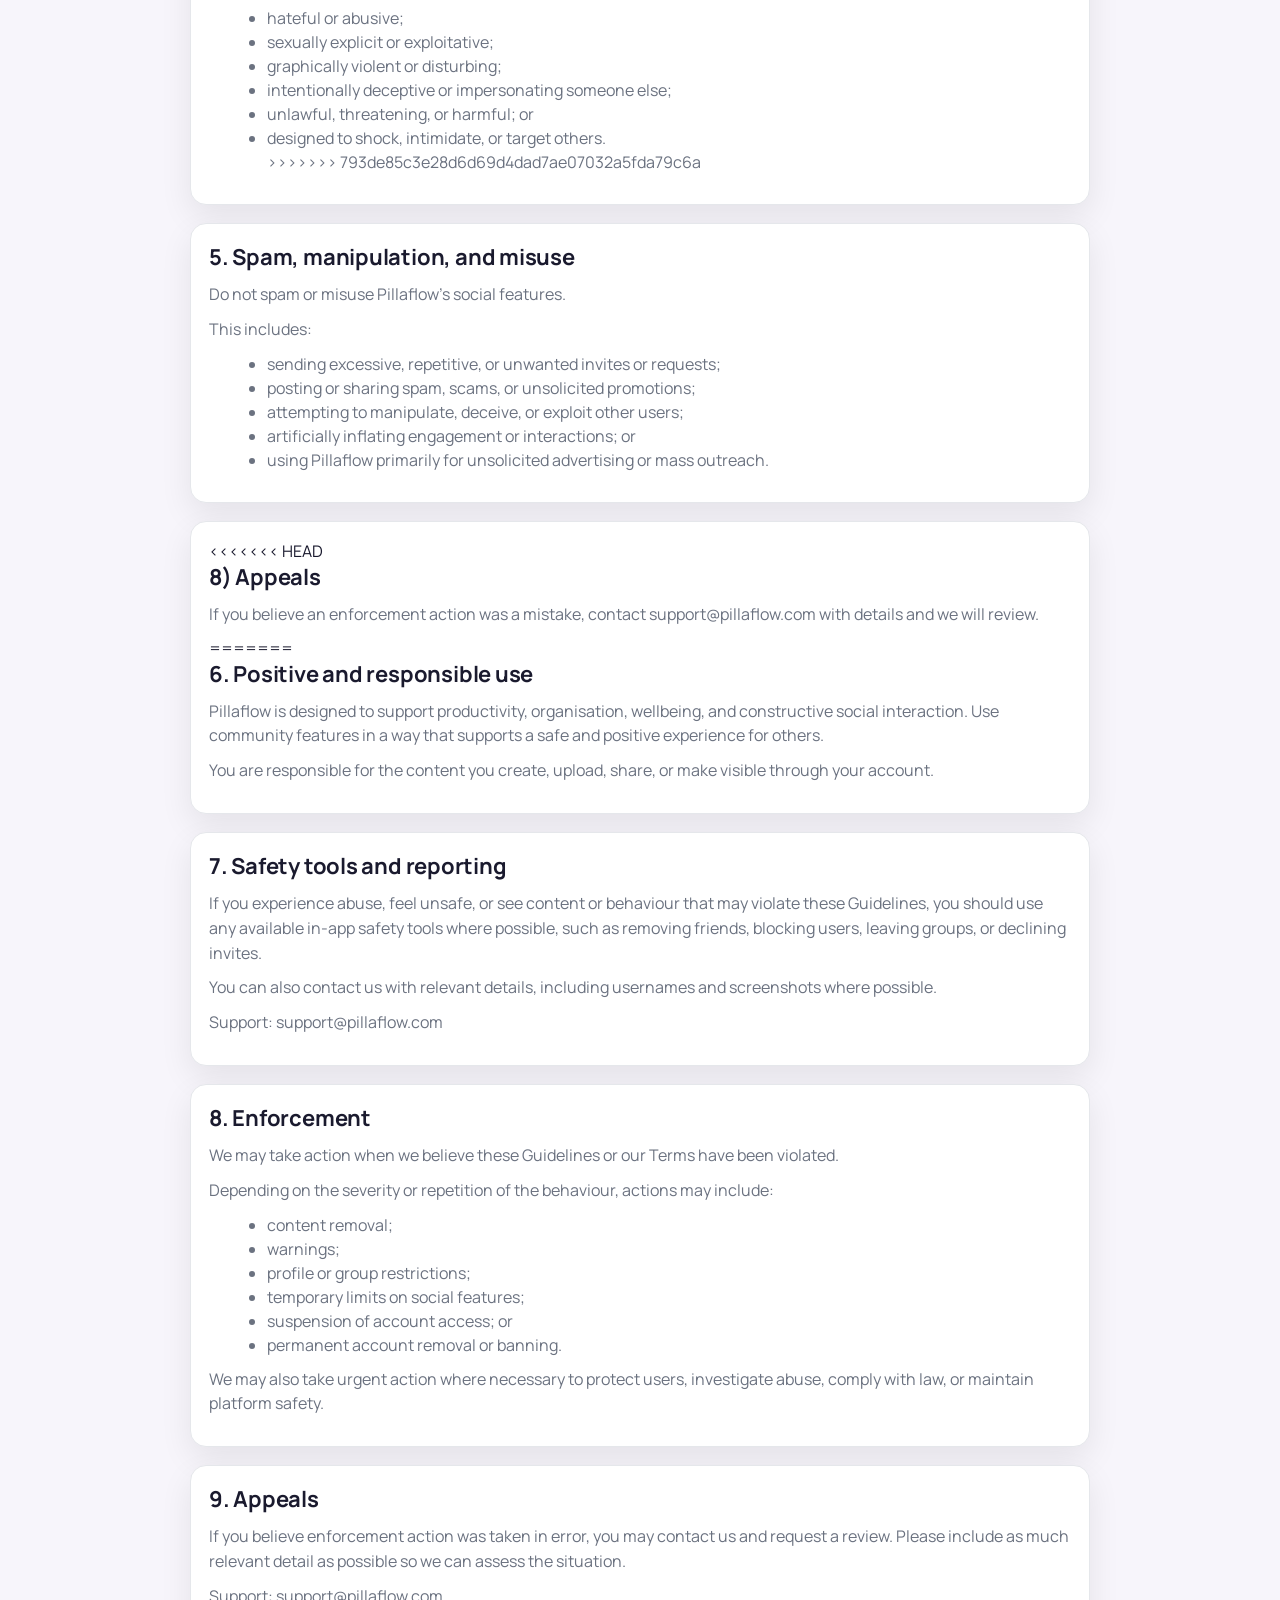
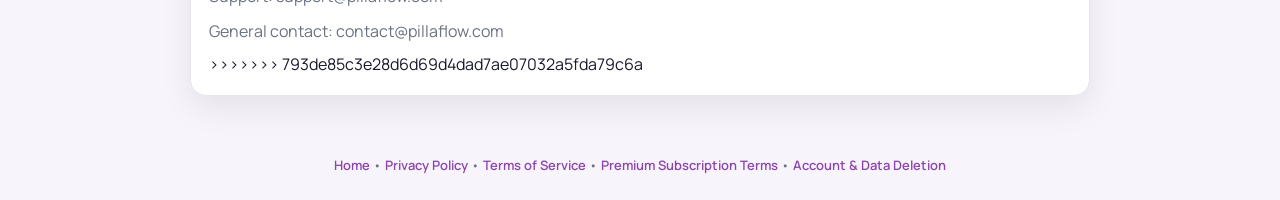
<file: community-guidelines.html>
<!DOCTYPE html>
<html lang="en">
<head>
  <meta charset="UTF-8">
  <meta name="viewport" content="width=device-width, initial-scale=1.0">
  <title>Pillaflow | Community Guidelines</title>
  <link rel="preconnect" href="https://fonts.googleapis.com">
  <link rel="preconnect" href="https://fonts.gstatic.com" crossorigin>
  <link href="https://fonts.googleapis.com/css2?family=Manrope:wght@400;500;600;700&display=swap" rel="stylesheet">
  <style>
    :root { --primary: #9B59B6; --primary-strong: #8E44AD; --text: #1A1A2E; --muted: #6B7280; --card: #ffffff; --bg: #f7f5fb; --border: #e5e7eb; --shadow: 0 12px 32px rgba(0,0,0,0.08); }
    * { box-sizing: border-box; }
    body { margin: 0; font-family: 'Manrope','Helvetica Neue','Helvetica','sans-serif'; background: var(--bg); color: var(--text); }
    a { color: inherit; text-decoration: none; }
    .container { width: min(900px, calc(100% - 32px)); margin: 0 auto; }
    header { background: linear-gradient(135deg, #9B59B6, #8E44AD); color: #fff; padding: 40px 0 46px; }
    .back { color: rgba(255,255,255,0.9); font-weight: 600; display: inline-flex; align-items: center; gap: 6px; }
    .eyebrow { display: inline-flex; align-items: center; gap: 8px; padding: 8px 12px; border-radius: 999px; background: rgba(255,255,255,0.12); border: 1px solid rgba(255,255,255,0.2); font-size: 14px; margin-top: 14px; }
    h1 { margin: 14px 0 10px; font-size: clamp(30px, 4vw, 40px); letter-spacing: -0.02em; }
    .lede { margin: 0 0 8px; max-width: 700px; color: rgba(255,255,255,0.88); line-height: 1.5; }
    .meta { margin: 0; color: rgba(255,255,255,0.8); font-size: 14px; }
    main { padding: 28px 0 42px; }
    .stack { display: grid; gap: 18px; }
    .card { background: var(--card); border: 1px solid var(--border); border-radius: 16px; padding: 18px 18px 20px; box-shadow: var(--shadow); }
    h2 { margin: 0 0 10px; font-size: 22px; letter-spacing: -0.01em; }
    p { margin: 0 0 10px; color: var(--muted); line-height: 1.55; }
    ul { margin: 0 0 10px 18px; color: var(--muted); line-height: 1.5; }
    footer { text-align: center; padding: 18px 0 26px; color: var(--muted); font-size: 13px; }
    footer a { color: var(--primary-strong); font-weight: 600; }
  </style>
</head>
<body>
  <header>
    <div class="container">
      <a class="back" href="./">&larr; Back to Pillaflow</a>
      <div class="eyebrow">Pillaflow Legal</div>
      <h1>Community Guidelines</h1>
      <p class="lede">These Community Guidelines apply to Pillaflow's social and community features, including profiles, usernames, profile photos, friends, invitations, searchable accounts, groups, shared group participation, and other user interactions made available in the app.</p>
      <p class="meta">Last updated: 14 March 2026</p>
    </div>
  </header>
  <main class="container">
    <div class="stack">
      <section class="card">
        <h2>1. Respect others</h2>
        <p>Pillaflow is intended to be a supportive and respectful environment. You must treat other users with respect.</p>
        <p>Do not:</p>
        <ul>
          <li>harass, bully, threaten, insult, intimidate, or shame others;</li>
          <li>engage in hate speech or discriminatory abuse;</li>
          <li>target users based on race, ethnicity, nationality, disability, religion, sex, gender, sexual orientation, or other protected characteristics; or</li>
          <li>encourage dogpiling, exclusion, or repeated hostile behaviour.</li>
        </ul>
      </section>

      <section class="card">
        <h2>2. No illegal, dangerous, or harmful activity</h2>
        <p>Do not use Pillaflow to engage in, plan, promote, or facilitate illegal, dangerous, or harmful activity.</p>
        <p>This includes, but is not limited to:</p>
        <ul>
<<<<<<< HEAD
          <li>Use any in-app controls available (for example, removing a friend or declining invites).</li>
          <li>Contact us at <a href="mailto:support@pillaflow.com">support@pillaflow.com</a> with your username, the other user's username, and screenshots/context if possible.</li>
=======
          <li>promoting violence or making credible threats;</li>
          <li>encouraging self-harm, suicide, or dangerous behaviour;</li>
          <li>distributing malware, scams, phishing attempts, fraudulent content, or deceptive links;</li>
          <li>using Pillaflow for unlawful activity;</li>
          <li>exploiting, grooming, harming, or sexualising minors; or</li>
          <li>sharing content that promotes terrorism, criminal activity, or serious violence.</li>
        </ul>
        <p>Pillaflow has zero tolerance for child sexual exploitation and abuse.</p>
      </section>

      <section class="card">
        <h2>3. Privacy, security, and consent</h2>
        <p>Respect the privacy and security of others.</p>
        <p>You must not:</p>
        <ul>
          <li>share another person's private or personal information without their permission;</li>
          <li>attempt to collect or expose passwords, private contact details, financial information, or other sensitive data;</li>
          <li>impersonate another person, organisation, or brand in a misleading way; or</li>
          <li>use the Service to stalk, monitor, or invade another person's privacy.</li>
        </ul>
        <p>If you share photos, names, usernames, or other personal content involving another person, you must have the right to do so.</p>
      </section>

      <section class="card">
        <h2>4. Profile, group, and shared-content standards</h2>
        <p>Usernames, display names, bios, profile pictures, group names, and other visible content must be appropriate for a general audience.</p>
        <p>Do not use profiles, groups, or shared spaces to post or display content that is:</p>
        <ul>
          <li>hateful or abusive;</li>
          <li>sexually explicit or exploitative;</li>
          <li>graphically violent or disturbing;</li>
          <li>intentionally deceptive or impersonating someone else;</li>
          <li>unlawful, threatening, or harmful; or</li>
          <li>designed to shock, intimidate, or target others.</li>
>>>>>>> 793de85c3e28d6d69d4dad7ae07032a5fda79c6a
        </ul>
      </section>

      <section class="card">
        <h2>5. Spam, manipulation, and misuse</h2>
        <p>Do not spam or misuse Pillaflow's social features.</p>
        <p>This includes:</p>
        <ul>
          <li>sending excessive, repetitive, or unwanted invites or requests;</li>
          <li>posting or sharing spam, scams, or unsolicited promotions;</li>
          <li>attempting to manipulate, deceive, or exploit other users;</li>
          <li>artificially inflating engagement or interactions; or</li>
          <li>using Pillaflow primarily for unsolicited advertising or mass outreach.</li>
        </ul>
      </section>

      <section class="card">
<<<<<<< HEAD
        <h2>8) Appeals</h2>
        <p>If you believe an enforcement action was a mistake, contact <a href="mailto:support@pillaflow.com">support@pillaflow.com</a> with details and we will review.</p>
=======
        <h2>6. Positive and responsible use</h2>
        <p>Pillaflow is designed to support productivity, organisation, wellbeing, and constructive social interaction. Use community features in a way that supports a safe and positive experience for others.</p>
        <p>You are responsible for the content you create, upload, share, or make visible through your account.</p>
      </section>

      <section class="card">
        <h2>7. Safety tools and reporting</h2>
        <p>If you experience abuse, feel unsafe, or see content or behaviour that may violate these Guidelines, you should use any available in-app safety tools where possible, such as removing friends, blocking users, leaving groups, or declining invites.</p>
        <p>You can also contact us with relevant details, including usernames and screenshots where possible.</p>
        <p>Support: <a href="mailto:support@pillaflow.com">support@pillaflow.com</a></p>
      </section>

      <section class="card">
        <h2>8. Enforcement</h2>
        <p>We may take action when we believe these Guidelines or our Terms have been violated.</p>
        <p>Depending on the severity or repetition of the behaviour, actions may include:</p>
        <ul>
          <li>content removal;</li>
          <li>warnings;</li>
          <li>profile or group restrictions;</li>
          <li>temporary limits on social features;</li>
          <li>suspension of account access; or</li>
          <li>permanent account removal or banning.</li>
        </ul>
        <p>We may also take urgent action where necessary to protect users, investigate abuse, comply with law, or maintain platform safety.</p>
      </section>

      <section class="card">
        <h2>9. Appeals</h2>
        <p>If you believe enforcement action was taken in error, you may contact us and request a review. Please include as much relevant detail as possible so we can assess the situation.</p>
        <p>Support: <a href="mailto:support@pillaflow.com">support@pillaflow.com</a></p>
        <p>General contact: <a href="mailto:contact@pillaflow.com">contact@pillaflow.com</a></p>
>>>>>>> 793de85c3e28d6d69d4dad7ae07032a5fda79c6a
      </section>
    </div>
  </main>
  <footer>
    <a href="./">Home</a> &bull; <a href="privacy-policy.html">Privacy Policy</a> &bull; <a href="terms-of-service.html">Terms of Service</a> &bull; <a href="premium-subscription-terms.html">Premium Subscription Terms</a> &bull; <a href="account-deletion.html">Account &amp; Data Deletion</a>
  </footer>
</body>
</html>
</file>
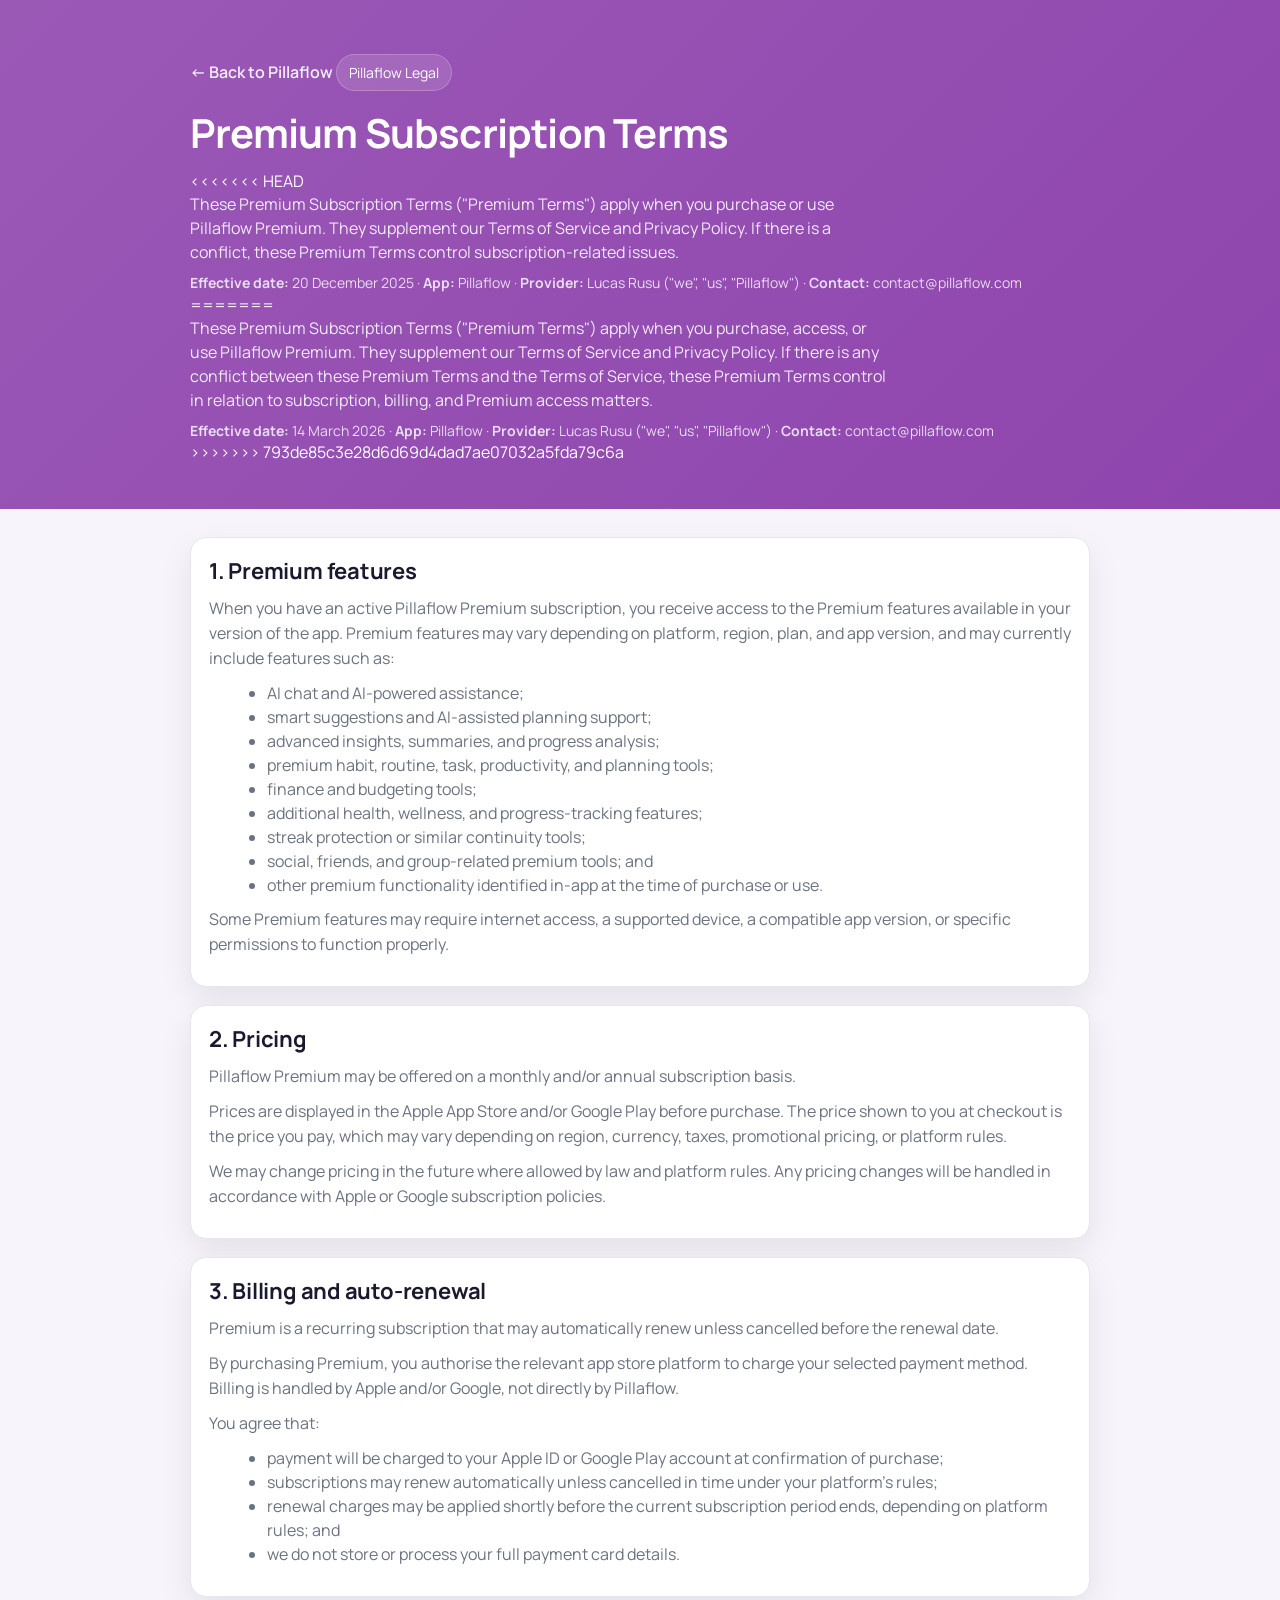
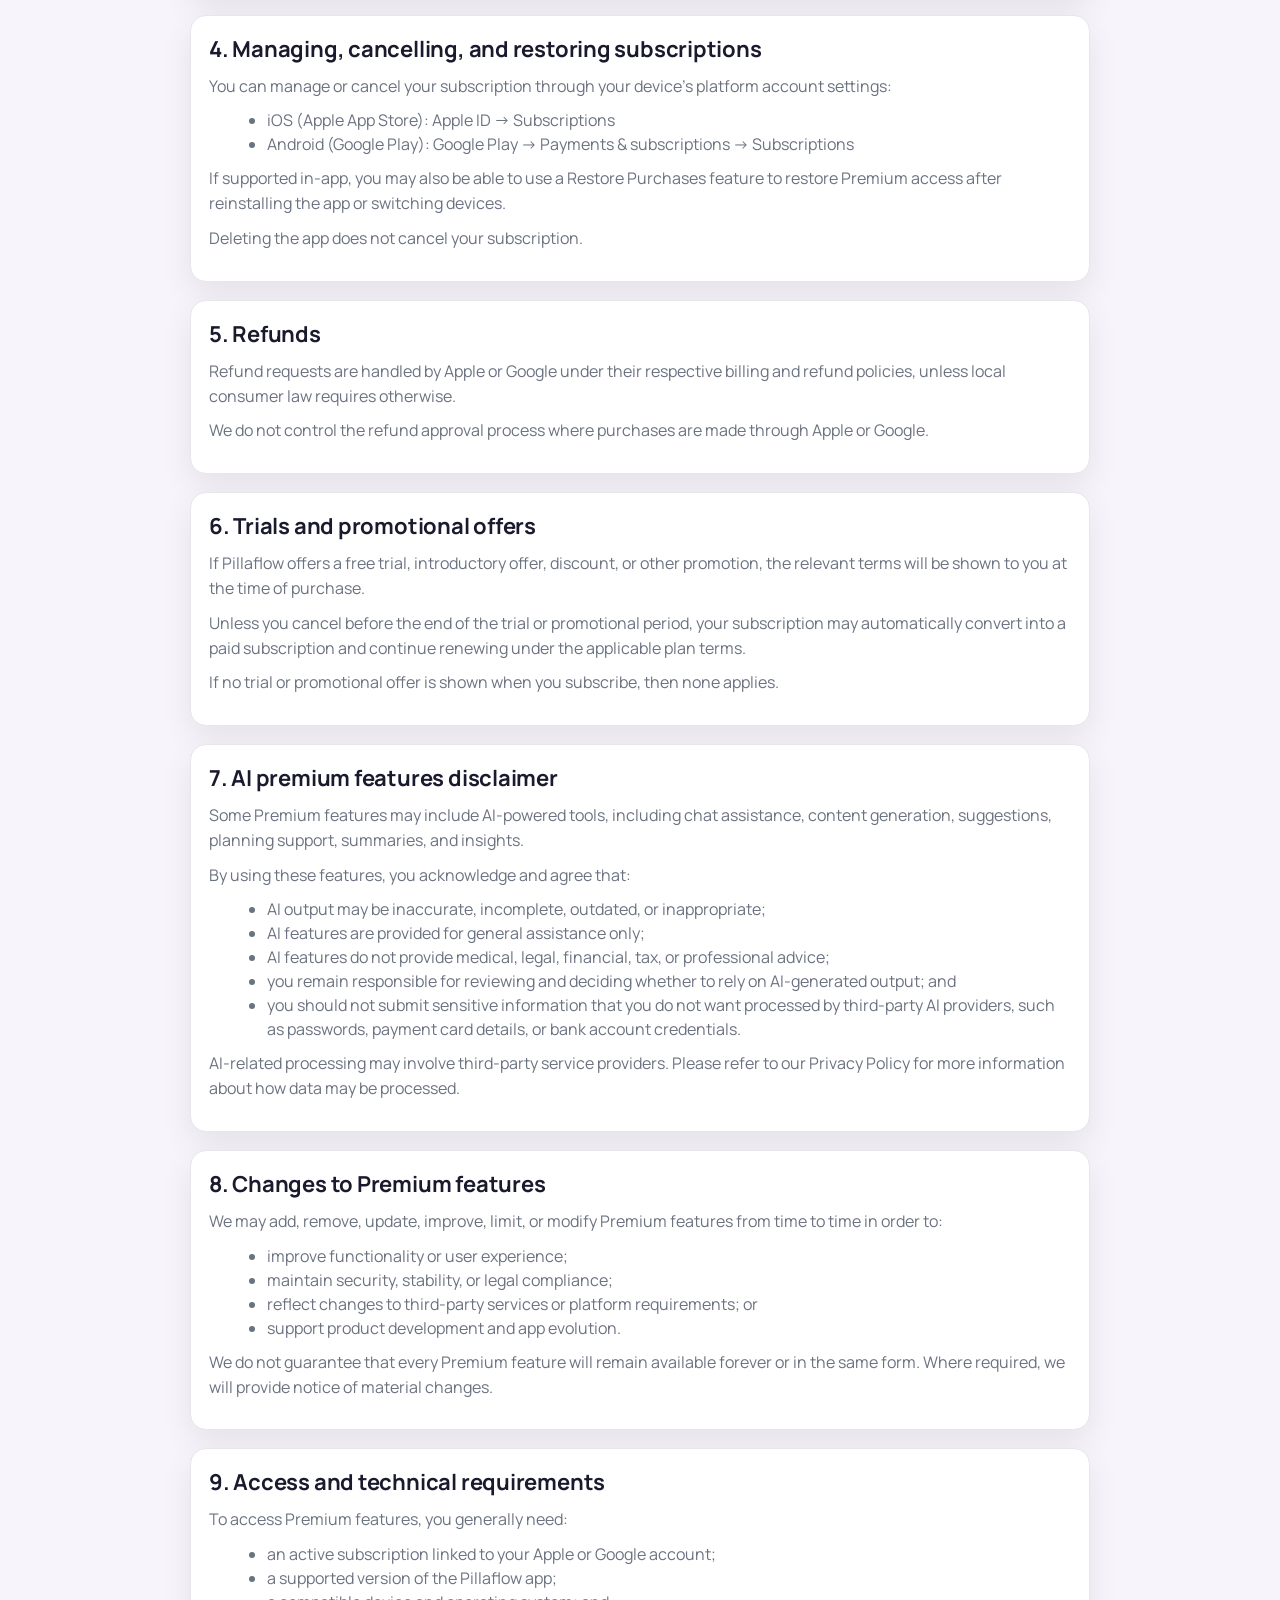
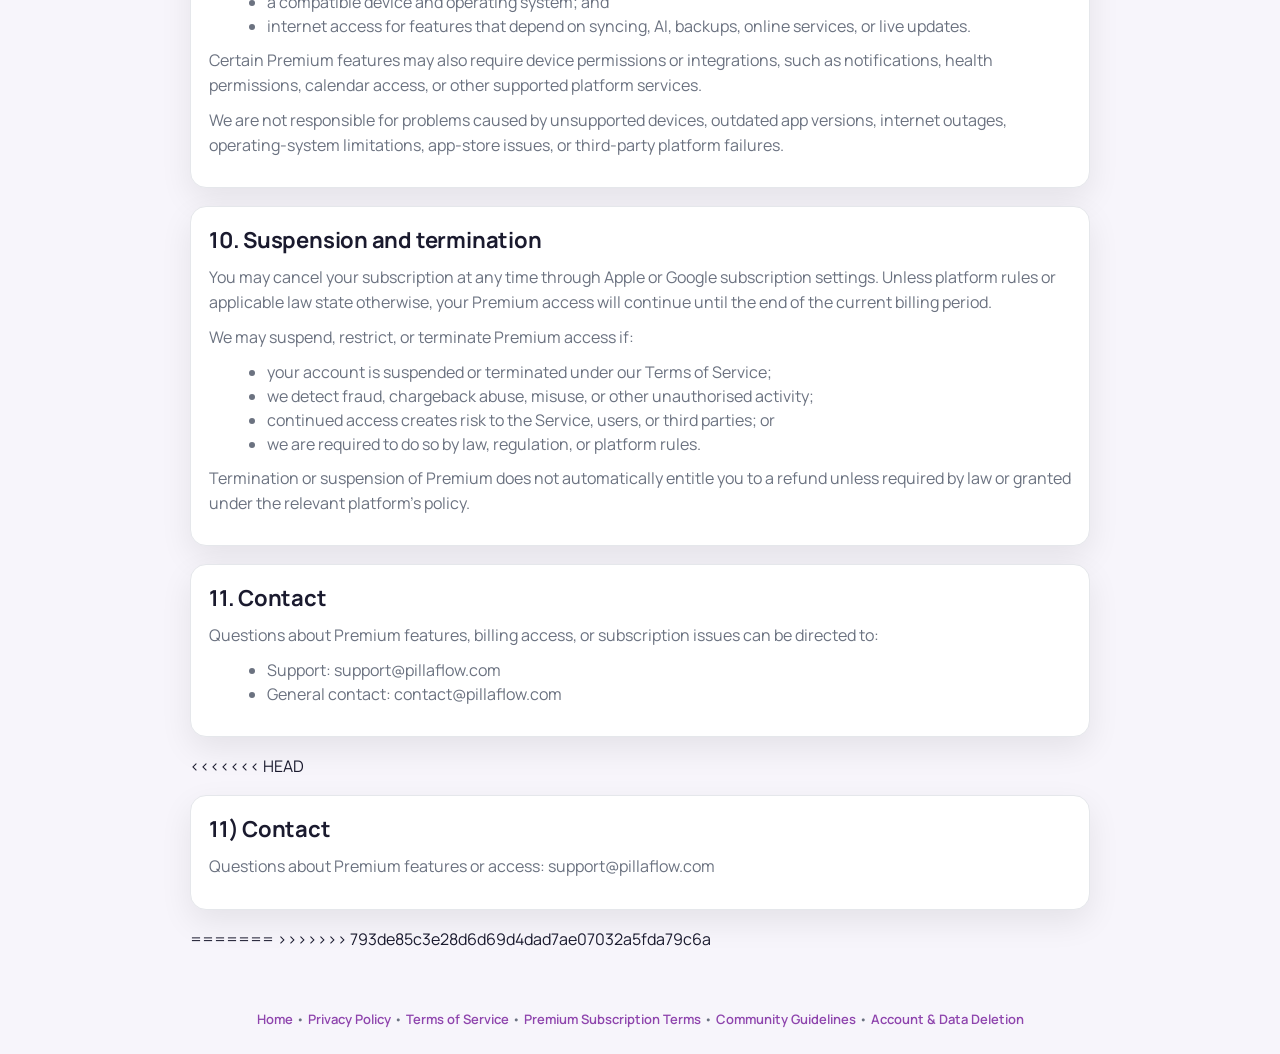
<file: premium-subscription-terms.html>
<!DOCTYPE html>
<html lang="en">
<head>
  <meta charset="UTF-8">
  <meta name="viewport" content="width=device-width, initial-scale=1.0">
  <title>Pillaflow | Premium Subscription Terms</title>
  <link rel="preconnect" href="https://fonts.googleapis.com">
  <link rel="preconnect" href="https://fonts.gstatic.com" crossorigin>
  <link href="https://fonts.googleapis.com/css2?family=Manrope:wght@400;500;600;700&display=swap" rel="stylesheet">
  <style>
    :root { --primary: #9B59B6; --primary-strong: #8E44AD; --text: #1A1A2E; --muted: #6B7280; --card: #ffffff; --bg: #f7f5fb; --border: #e5e7eb; --shadow: 0 12px 32px rgba(0,0,0,0.08); }
    * { box-sizing: border-box; }
    body { margin: 0; font-family: 'Manrope','Helvetica Neue','Helvetica','sans-serif'; background: var(--bg); color: var(--text); }
    a { color: inherit; text-decoration: none; }
    .container { width: min(900px, calc(100% - 32px)); margin: 0 auto; }
    header { background: linear-gradient(135deg, #9B59B6, #8E44AD); color: #fff; padding: 40px 0 46px; }
    .back { color: rgba(255,255,255,0.9); font-weight: 600; display: inline-flex; align-items: center; gap: 6px; }
    .eyebrow { display: inline-flex; align-items: center; gap: 8px; padding: 8px 12px; border-radius: 999px; background: rgba(255,255,255,0.12); border: 1px solid rgba(255,255,255,0.2); font-size: 14px; margin-top: 14px; }
    h1 { margin: 14px 0 10px; font-size: clamp(30px, 4vw, 40px); letter-spacing: -0.02em; }
    .lede { margin: 0 0 8px; max-width: 700px; color: rgba(255,255,255,0.88); line-height: 1.5; }
    .meta { margin: 0; color: rgba(255,255,255,0.8); font-size: 14px; }
    main { padding: 28px 0 42px; }
    .stack { display: grid; gap: 18px; }
    .card { background: var(--card); border: 1px solid var(--border); border-radius: 16px; padding: 18px 18px 20px; box-shadow: var(--shadow); }
    h2 { margin: 0 0 10px; font-size: 22px; letter-spacing: -0.01em; }
    p { margin: 0 0 10px; color: var(--muted); line-height: 1.55; }
    ul { margin: 0 0 10px 18px; color: var(--muted); line-height: 1.5; }
    footer { text-align: center; padding: 18px 0 26px; color: var(--muted); font-size: 13px; }
    footer a { color: var(--primary-strong); font-weight: 600; }
  </style>
</head>
<body>
  <header>
    <div class="container">
      <a class="back" href="./">&larr; Back to Pillaflow</a>
      <div class="eyebrow">Pillaflow Legal</div>
      <h1>Premium Subscription Terms</h1>
<<<<<<< HEAD
      <p class="lede">These Premium Subscription Terms ("Premium Terms") apply when you purchase or use Pillaflow Premium. They supplement our <a href="terms-of-service.html">Terms of Service</a> and <a href="privacy-policy.html">Privacy Policy</a>. If there is a conflict, these Premium Terms control subscription-related issues.</p>
      <p class="meta"><strong>Effective date:</strong> 20 December 2025 &middot; <strong>App:</strong> Pillaflow &middot; <strong>Provider:</strong> Lucas Rusu ("we", "us", "Pillaflow") &middot; <strong>Contact:</strong> <a href="mailto:contact@pillaflow.com">contact@pillaflow.com</a></p>
=======
      <p class="lede">These Premium Subscription Terms ("Premium Terms") apply when you purchase, access, or use Pillaflow Premium. They supplement our <a href="terms-of-service.html">Terms of Service</a> and <a href="privacy-policy.html">Privacy Policy</a>. If there is any conflict between these Premium Terms and the Terms of Service, these Premium Terms control in relation to subscription, billing, and Premium access matters.</p>
      <p class="meta"><strong>Effective date:</strong> 14 March 2026 &middot; <strong>App:</strong> Pillaflow &middot; <strong>Provider:</strong> Lucas Rusu ("we", "us", "Pillaflow") &middot; <strong>Contact:</strong> <a href="mailto:contact@pillaflow.com">contact@pillaflow.com</a></p>
>>>>>>> 793de85c3e28d6d69d4dad7ae07032a5fda79c6a
    </div>
  </header>
  <main class="container">
    <div class="stack">
      <section class="card">
        <h2>1. Premium features</h2>
        <p>When you have an active Pillaflow Premium subscription, you receive access to the Premium features available in your version of the app. Premium features may vary depending on platform, region, plan, and app version, and may currently include features such as:</p>
        <ul>
          <li>AI chat and AI-powered assistance;</li>
          <li>smart suggestions and AI-assisted planning support;</li>
          <li>advanced insights, summaries, and progress analysis;</li>
          <li>premium habit, routine, task, productivity, and planning tools;</li>
          <li>finance and budgeting tools;</li>
          <li>additional health, wellness, and progress-tracking features;</li>
          <li>streak protection or similar continuity tools;</li>
          <li>social, friends, and group-related premium tools; and</li>
          <li>other premium functionality identified in-app at the time of purchase or use.</li>
        </ul>
        <p>Some Premium features may require internet access, a supported device, a compatible app version, or specific permissions to function properly.</p>
      </section>

      <section class="card">
        <h2>2. Pricing</h2>
        <p>Pillaflow Premium may be offered on a monthly and/or annual subscription basis.</p>
        <p>Prices are displayed in the Apple App Store and/or Google Play before purchase. The price shown to you at checkout is the price you pay, which may vary depending on region, currency, taxes, promotional pricing, or platform rules.</p>
        <p>We may change pricing in the future where allowed by law and platform rules. Any pricing changes will be handled in accordance with Apple or Google subscription policies.</p>
      </section>

      <section class="card">
        <h2>3. Billing and auto-renewal</h2>
        <p>Premium is a recurring subscription that may automatically renew unless cancelled before the renewal date.</p>
        <p>By purchasing Premium, you authorise the relevant app store platform to charge your selected payment method. Billing is handled by Apple and/or Google, not directly by Pillaflow.</p>
        <p>You agree that:</p>
        <ul>
          <li>payment will be charged to your Apple ID or Google Play account at confirmation of purchase;</li>
          <li>subscriptions may renew automatically unless cancelled in time under your platform's rules;</li>
          <li>renewal charges may be applied shortly before the current subscription period ends, depending on platform rules; and</li>
          <li>we do not store or process your full payment card details.</li>
        </ul>
      </section>

      <section class="card">
        <h2>4. Managing, cancelling, and restoring subscriptions</h2>
        <p>You can manage or cancel your subscription through your device's platform account settings:</p>
        <ul>
          <li>iOS (Apple App Store): Apple ID &rarr; Subscriptions</li>
          <li>Android (Google Play): Google Play &rarr; Payments &amp; subscriptions &rarr; Subscriptions</li>
        </ul>
        <p>If supported in-app, you may also be able to use a Restore Purchases feature to restore Premium access after reinstalling the app or switching devices.</p>
        <p>Deleting the app does not cancel your subscription.</p>
      </section>

      <section class="card">
        <h2>5. Refunds</h2>
        <p>Refund requests are handled by Apple or Google under their respective billing and refund policies, unless local consumer law requires otherwise.</p>
        <p>We do not control the refund approval process where purchases are made through Apple or Google.</p>
      </section>

      <section class="card">
        <h2>6. Trials and promotional offers</h2>
        <p>If Pillaflow offers a free trial, introductory offer, discount, or other promotion, the relevant terms will be shown to you at the time of purchase.</p>
        <p>Unless you cancel before the end of the trial or promotional period, your subscription may automatically convert into a paid subscription and continue renewing under the applicable plan terms.</p>
        <p>If no trial or promotional offer is shown when you subscribe, then none applies.</p>
      </section>

      <section class="card">
        <h2>7. AI premium features disclaimer</h2>
        <p>Some Premium features may include AI-powered tools, including chat assistance, content generation, suggestions, planning support, summaries, and insights.</p>
        <p>By using these features, you acknowledge and agree that:</p>
        <ul>
          <li>AI output may be inaccurate, incomplete, outdated, or inappropriate;</li>
          <li>AI features are provided for general assistance only;</li>
          <li>AI features do not provide medical, legal, financial, tax, or professional advice;</li>
          <li>you remain responsible for reviewing and deciding whether to rely on AI-generated output; and</li>
          <li>you should not submit sensitive information that you do not want processed by third-party AI providers, such as passwords, payment card details, or bank account credentials.</li>
        </ul>
        <p>AI-related processing may involve third-party service providers. Please refer to our <a href="privacy-policy.html">Privacy Policy</a> for more information about how data may be processed.</p>
      </section>

      <section class="card">
        <h2>8. Changes to Premium features</h2>
        <p>We may add, remove, update, improve, limit, or modify Premium features from time to time in order to:</p>
        <ul>
          <li>improve functionality or user experience;</li>
          <li>maintain security, stability, or legal compliance;</li>
          <li>reflect changes to third-party services or platform requirements; or</li>
          <li>support product development and app evolution.</li>
        </ul>
        <p>We do not guarantee that every Premium feature will remain available forever or in the same form. Where required, we will provide notice of material changes.</p>
      </section>

      <section class="card">
        <h2>9. Access and technical requirements</h2>
        <p>To access Premium features, you generally need:</p>
        <ul>
          <li>an active subscription linked to your Apple or Google account;</li>
          <li>a supported version of the Pillaflow app;</li>
          <li>a compatible device and operating system; and</li>
          <li>internet access for features that depend on syncing, AI, backups, online services, or live updates.</li>
        </ul>
        <p>Certain Premium features may also require device permissions or integrations, such as notifications, health permissions, calendar access, or other supported platform services.</p>
        <p>We are not responsible for problems caused by unsupported devices, outdated app versions, internet outages, operating-system limitations, app-store issues, or third-party platform failures.</p>
      </section>

      <section class="card">
        <h2>10. Suspension and termination</h2>
        <p>You may cancel your subscription at any time through Apple or Google subscription settings. Unless platform rules or applicable law state otherwise, your Premium access will continue until the end of the current billing period.</p>
        <p>We may suspend, restrict, or terminate Premium access if:</p>
        <ul>
          <li>your account is suspended or terminated under our Terms of Service;</li>
          <li>we detect fraud, chargeback abuse, misuse, or other unauthorised activity;</li>
          <li>continued access creates risk to the Service, users, or third parties; or</li>
          <li>we are required to do so by law, regulation, or platform rules.</li>
        </ul>
        <p>Termination or suspension of Premium does not automatically entitle you to a refund unless required by law or granted under the relevant platform's policy.</p>
      </section>

      <section class="card">
        <h2>11. Contact</h2>
        <p>Questions about Premium features, billing access, or subscription issues can be directed to:</p>
        <ul>
          <li>Support: <a href="mailto:support@pillaflow.com">support@pillaflow.com</a></li>
          <li>General contact: <a href="mailto:contact@pillaflow.com">contact@pillaflow.com</a></li>
        </ul>
      </section>
<<<<<<< HEAD
      <section class="card">
        <h2>11) Contact</h2>
        <p>Questions about Premium features or access: <a href="mailto:support@pillaflow.com">support@pillaflow.com</a></p>
      </section>
=======
>>>>>>> 793de85c3e28d6d69d4dad7ae07032a5fda79c6a
    </div>
  </main>
  <footer>
    <a href="./">Home</a> &bull; <a href="privacy-policy.html">Privacy Policy</a> &bull; <a href="terms-of-service.html">Terms of Service</a> &bull; <a href="premium-subscription-terms.html">Premium Subscription Terms</a> &bull; <a href="community-guidelines.html">Community Guidelines</a> &bull; <a href="account-deletion.html">Account &amp; Data Deletion</a>
  </footer>
</body>
</html>
</file>
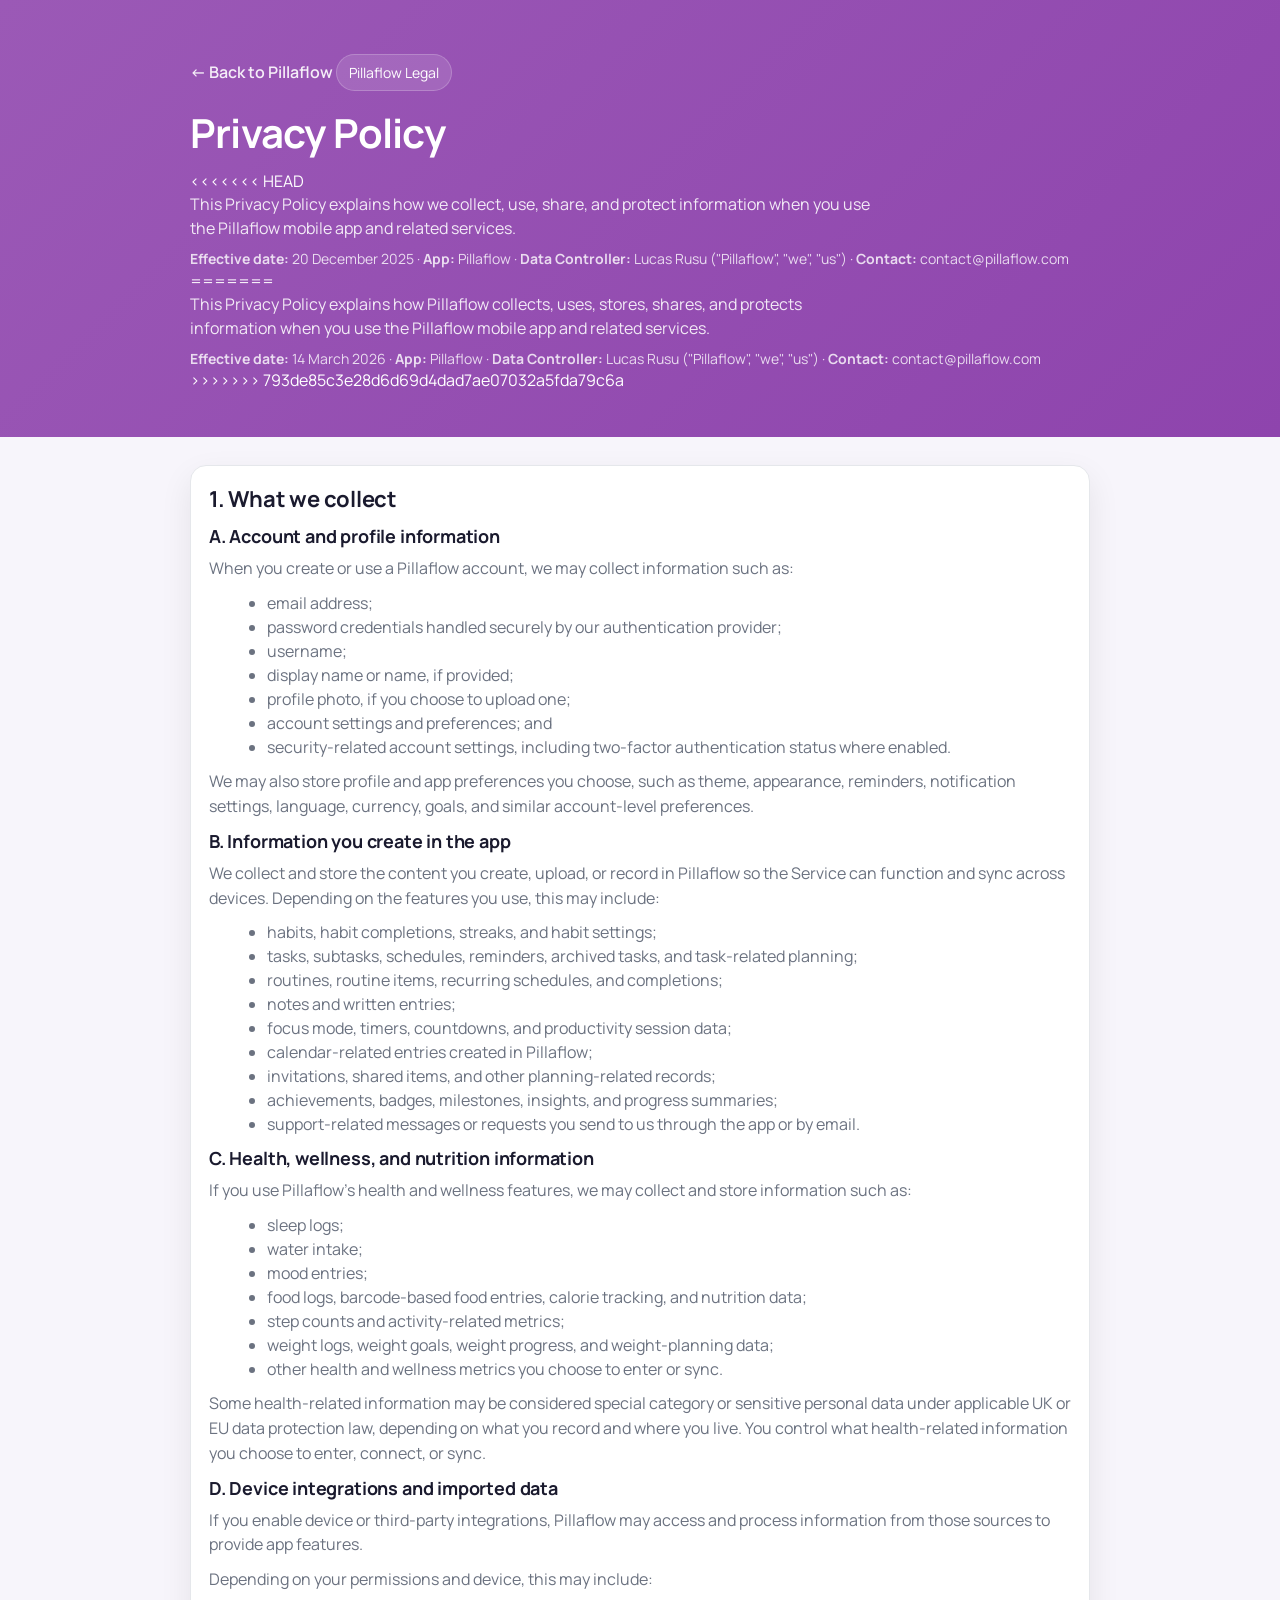
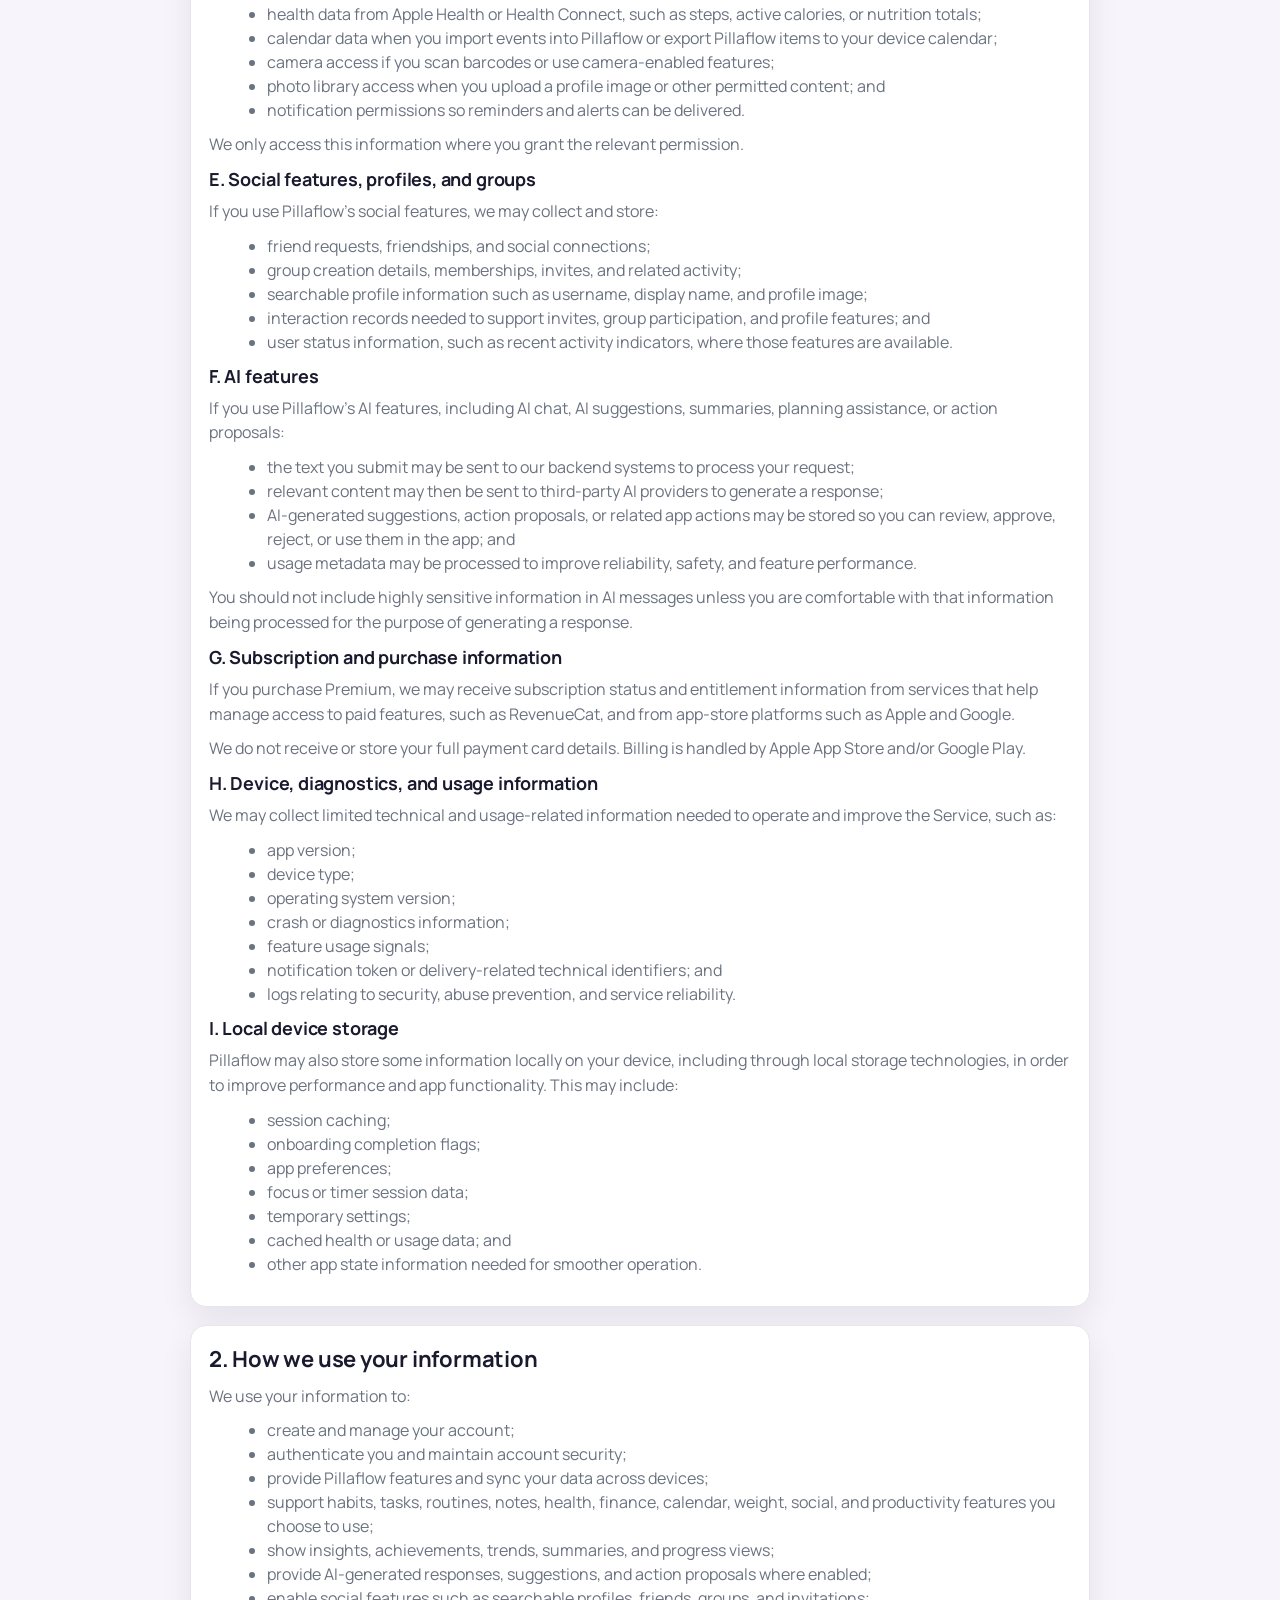
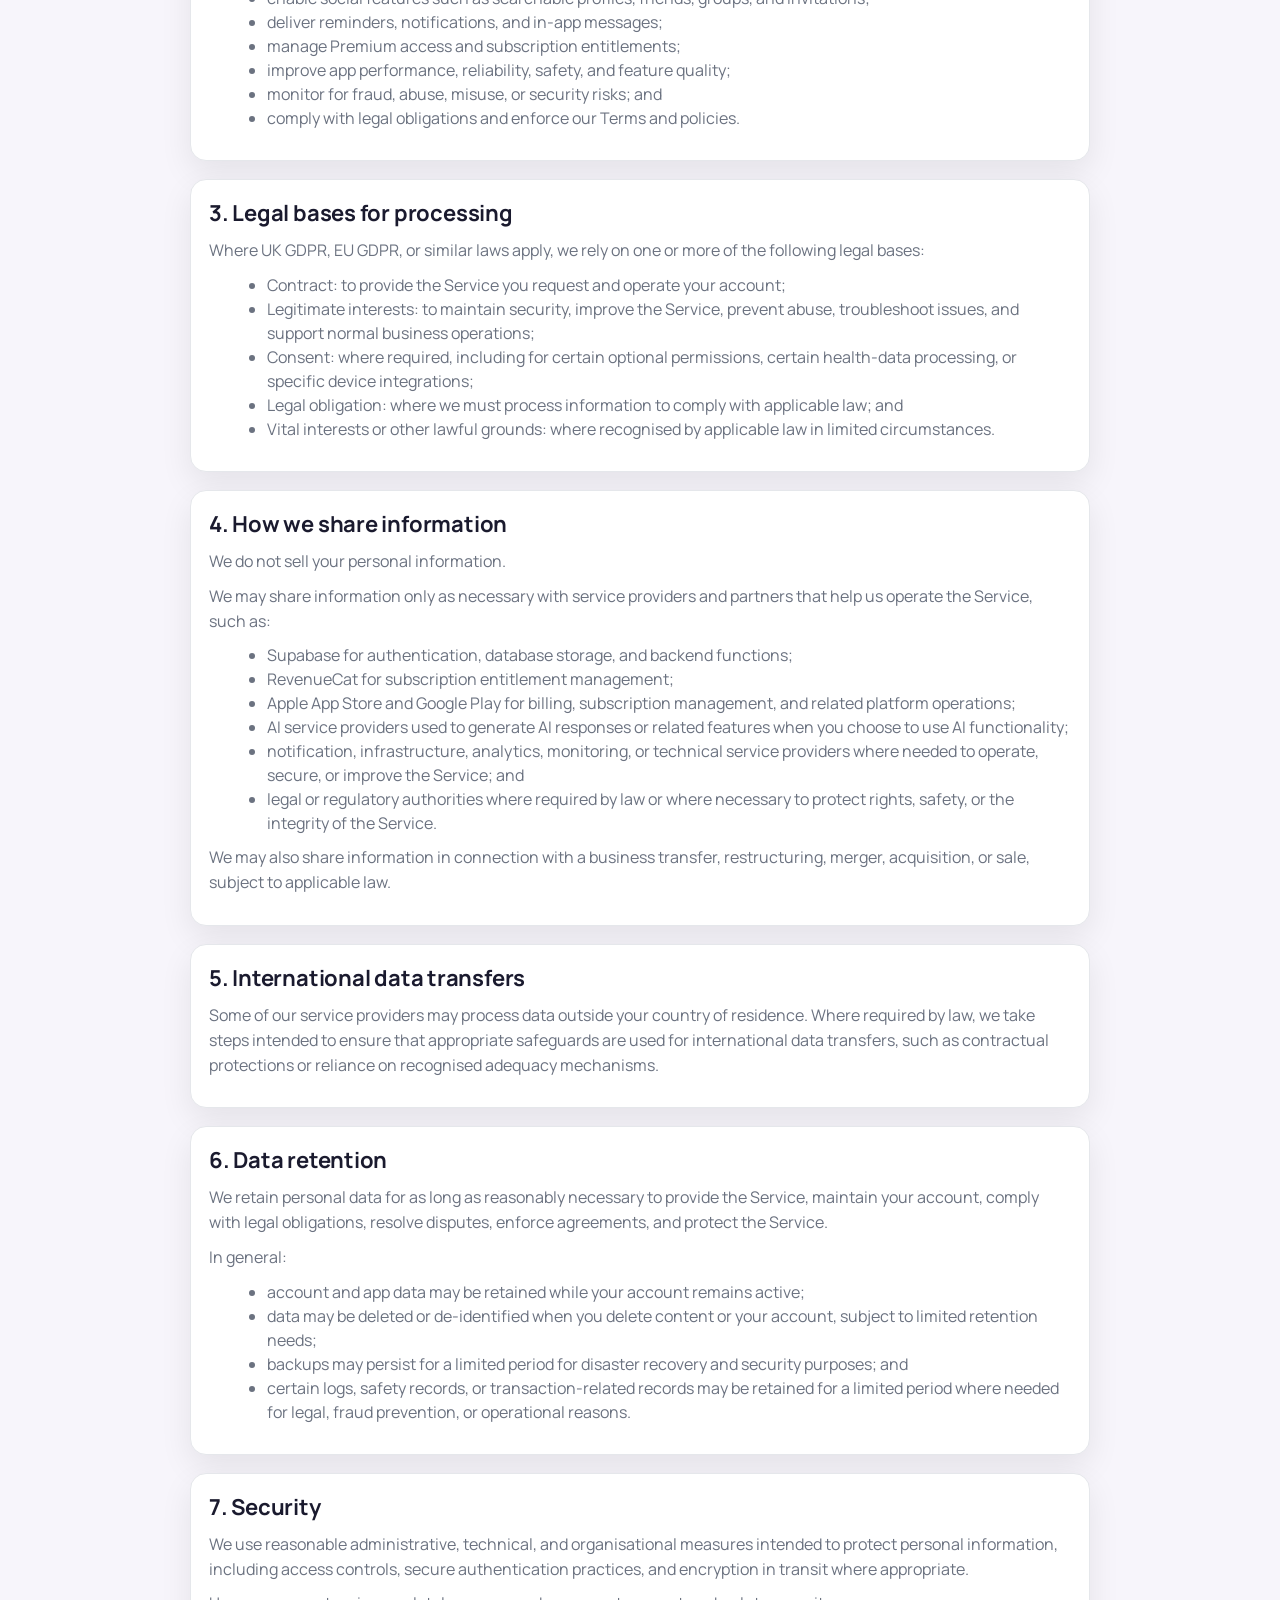
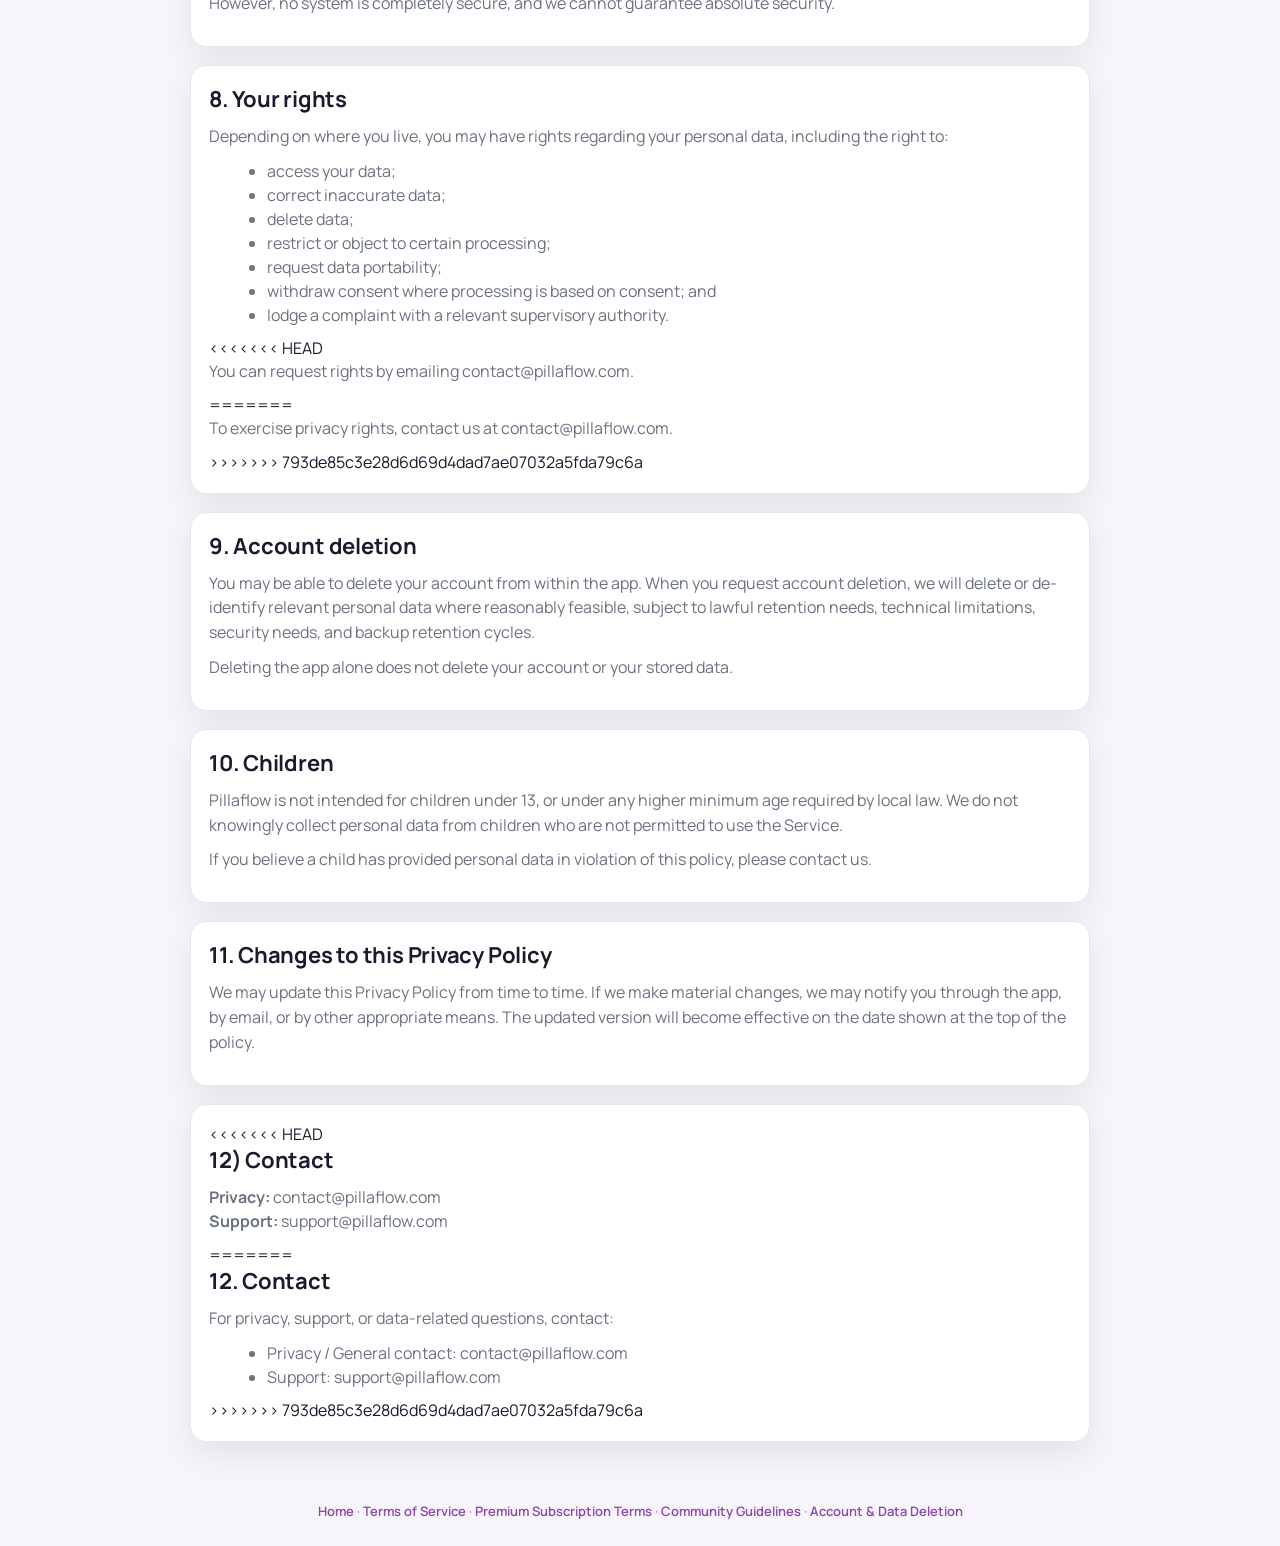
<file: privacy-policy.html>
<!DOCTYPE html>
<html lang="en">
<head>
  <meta charset="UTF-8">
  <meta name="viewport" content="width=device-width, initial-scale=1.0">
  <title>Pillaflow | Privacy Policy</title>
  <link rel="preconnect" href="https://fonts.googleapis.com">
  <link rel="preconnect" href="https://fonts.gstatic.com" crossorigin>
  <link href="https://fonts.googleapis.com/css2?family=Manrope:wght@400;500;600;700&display=swap" rel="stylesheet">
  <style>
    :root { --primary: #9B59B6; --primary-strong: #8E44AD; --text: #1A1A2E; --muted: #6B7280; --card: #ffffff; --bg: #f7f5fb; --border: #e5e7eb; --shadow: 0 12px 32px rgba(0,0,0,0.08); }
    * { box-sizing: border-box; }
    body { margin: 0; font-family: 'Manrope','Helvetica Neue','Helvetica','sans-serif'; background: var(--bg); color: var(--text); }
    a { color: inherit; text-decoration: none; }
    .container { width: min(900px, calc(100% - 32px)); margin: 0 auto; }
    header { background: linear-gradient(135deg, #9B59B6, #8E44AD); color: #fff; padding: 40px 0 46px; }
    .back { color: rgba(255,255,255,0.9); font-weight: 600; display: inline-flex; align-items: center; gap: 6px; }
    .eyebrow { display: inline-flex; align-items: center; gap: 8px; padding: 8px 12px; border-radius: 999px; background: rgba(255,255,255,0.12); border: 1px solid rgba(255,255,255,0.2); font-size: 14px; margin-top: 14px; }
    h1 { margin: 14px 0 10px; font-size: clamp(30px, 4vw, 40px); letter-spacing: -0.02em; }
    .lede { margin: 0 0 8px; max-width: 700px; color: rgba(255,255,255,0.88); line-height: 1.5; }
    .meta { margin: 0; color: rgba(255,255,255,0.8); font-size: 14px; }
    main { padding: 28px 0 42px; }
    .stack { display: grid; gap: 18px; }
    .card { background: var(--card); border: 1px solid var(--border); border-radius: 16px; padding: 18px 18px 20px; box-shadow: var(--shadow); }
    h2 { margin: 0 0 10px; font-size: 22px; letter-spacing: -0.01em; }
    h3 { margin: 0 0 8px; font-size: 18px; letter-spacing: -0.01em; }
    p { margin: 0 0 10px; color: var(--muted); line-height: 1.55; }
    ul { margin: 0 0 10px 18px; color: var(--muted); line-height: 1.5; }
    footer { text-align: center; padding: 18px 0 26px; color: var(--muted); font-size: 13px; }
    footer a { color: var(--primary-strong); font-weight: 600; }
  </style>
</head>
<body>
  <header>
    <div class="container">
      <a class="back" href="./">&larr; Back to Pillaflow</a>
      <div class="eyebrow">Pillaflow Legal</div>
      <h1>Privacy Policy</h1>
<<<<<<< HEAD
      <p class="lede">This Privacy Policy explains how we collect, use, share, and protect information when you use the Pillaflow mobile app and related services.</p>
      <p class="meta"><strong>Effective date:</strong> 20 December 2025 &middot; <strong>App:</strong> Pillaflow &middot; <strong>Data Controller:</strong> Lucas Rusu ("Pillaflow", "we", "us") &middot; <strong>Contact:</strong> <a href="mailto:contact@pillaflow.com">contact@pillaflow.com</a></p>
=======
      <p class="lede">This Privacy Policy explains how Pillaflow collects, uses, stores, shares, and protects information when you use the Pillaflow mobile app and related services.</p>
      <p class="meta"><strong>Effective date:</strong> 14 March 2026 &middot; <strong>App:</strong> Pillaflow &middot; <strong>Data Controller:</strong> Lucas Rusu ("Pillaflow", "we", "us") &middot; <strong>Contact:</strong> <a href="mailto:contact@pillaflow.com">contact@pillaflow.com</a></p>
>>>>>>> 793de85c3e28d6d69d4dad7ae07032a5fda79c6a
    </div>
  </header>
  <main class="container">
    <div class="stack">
      <section class="card">
        <h2>1. What we collect</h2>

        <h3>A. Account and profile information</h3>
        <p>When you create or use a Pillaflow account, we may collect information such as:</p>
        <ul>
          <li>email address;</li>
          <li>password credentials handled securely by our authentication provider;</li>
          <li>username;</li>
          <li>display name or name, if provided;</li>
          <li>profile photo, if you choose to upload one;</li>
          <li>account settings and preferences; and</li>
          <li>security-related account settings, including two-factor authentication status where enabled.</li>
        </ul>
        <p>We may also store profile and app preferences you choose, such as theme, appearance, reminders, notification settings, language, currency, goals, and similar account-level preferences.</p>

        <h3>B. Information you create in the app</h3>
        <p>We collect and store the content you create, upload, or record in Pillaflow so the Service can function and sync across devices. Depending on the features you use, this may include:</p>
        <ul>
          <li>habits, habit completions, streaks, and habit settings;</li>
          <li>tasks, subtasks, schedules, reminders, archived tasks, and task-related planning;</li>
          <li>routines, routine items, recurring schedules, and completions;</li>
          <li>notes and written entries;</li>
          <li>focus mode, timers, countdowns, and productivity session data;</li>
          <li>calendar-related entries created in Pillaflow;</li>
          <li>invitations, shared items, and other planning-related records;</li>
          <li>achievements, badges, milestones, insights, and progress summaries;</li>
          <li>support-related messages or requests you send to us through the app or by email.</li>
        </ul>

        <h3>C. Health, wellness, and nutrition information</h3>
        <p>If you use Pillaflow's health and wellness features, we may collect and store information such as:</p>
        <ul>
          <li>sleep logs;</li>
          <li>water intake;</li>
          <li>mood entries;</li>
          <li>food logs, barcode-based food entries, calorie tracking, and nutrition data;</li>
          <li>step counts and activity-related metrics;</li>
          <li>weight logs, weight goals, weight progress, and weight-planning data;</li>
          <li>other health and wellness metrics you choose to enter or sync.</li>
        </ul>
        <p>Some health-related information may be considered special category or sensitive personal data under applicable UK or EU data protection law, depending on what you record and where you live. You control what health-related information you choose to enter, connect, or sync.</p>

        <h3>D. Device integrations and imported data</h3>
        <p>If you enable device or third-party integrations, Pillaflow may access and process information from those sources to provide app features.</p>
        <p>Depending on your permissions and device, this may include:</p>
        <ul>
          <li>health data from Apple Health or Health Connect, such as steps, active calories, or nutrition totals;</li>
          <li>calendar data when you import events into Pillaflow or export Pillaflow items to your device calendar;</li>
          <li>camera access if you scan barcodes or use camera-enabled features;</li>
          <li>photo library access when you upload a profile image or other permitted content; and</li>
          <li>notification permissions so reminders and alerts can be delivered.</li>
        </ul>
        <p>We only access this information where you grant the relevant permission.</p>

        <h3>E. Social features, profiles, and groups</h3>
        <p>If you use Pillaflow's social features, we may collect and store:</p>
        <ul>
          <li>friend requests, friendships, and social connections;</li>
          <li>group creation details, memberships, invites, and related activity;</li>
          <li>searchable profile information such as username, display name, and profile image;</li>
          <li>interaction records needed to support invites, group participation, and profile features; and</li>
          <li>user status information, such as recent activity indicators, where those features are available.</li>
        </ul>

        <h3>F. AI features</h3>
        <p>If you use Pillaflow's AI features, including AI chat, AI suggestions, summaries, planning assistance, or action proposals:</p>
        <ul>
          <li>the text you submit may be sent to our backend systems to process your request;</li>
          <li>relevant content may then be sent to third-party AI providers to generate a response;</li>
          <li>AI-generated suggestions, action proposals, or related app actions may be stored so you can review, approve, reject, or use them in the app; and</li>
          <li>usage metadata may be processed to improve reliability, safety, and feature performance.</li>
        </ul>
        <p>You should not include highly sensitive information in AI messages unless you are comfortable with that information being processed for the purpose of generating a response.</p>

        <h3>G. Subscription and purchase information</h3>
        <p>If you purchase Premium, we may receive subscription status and entitlement information from services that help manage access to paid features, such as RevenueCat, and from app-store platforms such as Apple and Google.</p>
        <p>We do not receive or store your full payment card details. Billing is handled by Apple App Store and/or Google Play.</p>

        <h3>H. Device, diagnostics, and usage information</h3>
        <p>We may collect limited technical and usage-related information needed to operate and improve the Service, such as:</p>
        <ul>
          <li>app version;</li>
          <li>device type;</li>
          <li>operating system version;</li>
          <li>crash or diagnostics information;</li>
          <li>feature usage signals;</li>
          <li>notification token or delivery-related technical identifiers; and</li>
          <li>logs relating to security, abuse prevention, and service reliability.</li>
        </ul>

        <h3>I. Local device storage</h3>
        <p>Pillaflow may also store some information locally on your device, including through local storage technologies, in order to improve performance and app functionality. This may include:</p>
        <ul>
          <li>session caching;</li>
          <li>onboarding completion flags;</li>
          <li>app preferences;</li>
          <li>focus or timer session data;</li>
          <li>temporary settings;</li>
          <li>cached health or usage data; and</li>
          <li>other app state information needed for smoother operation.</li>
        </ul>
      </section>

      <section class="card">
        <h2>2. How we use your information</h2>
        <p>We use your information to:</p>
        <ul>
          <li>create and manage your account;</li>
          <li>authenticate you and maintain account security;</li>
          <li>provide Pillaflow features and sync your data across devices;</li>
          <li>support habits, tasks, routines, notes, health, finance, calendar, weight, social, and productivity features you choose to use;</li>
          <li>show insights, achievements, trends, summaries, and progress views;</li>
          <li>provide AI-generated responses, suggestions, and action proposals where enabled;</li>
          <li>enable social features such as searchable profiles, friends, groups, and invitations;</li>
          <li>deliver reminders, notifications, and in-app messages;</li>
          <li>manage Premium access and subscription entitlements;</li>
          <li>improve app performance, reliability, safety, and feature quality;</li>
          <li>monitor for fraud, abuse, misuse, or security risks; and</li>
          <li>comply with legal obligations and enforce our Terms and policies.</li>
        </ul>
      </section>

      <section class="card">
        <h2>3. Legal bases for processing</h2>
        <p>Where UK GDPR, EU GDPR, or similar laws apply, we rely on one or more of the following legal bases:</p>
        <ul>
          <li>Contract: to provide the Service you request and operate your account;</li>
          <li>Legitimate interests: to maintain security, improve the Service, prevent abuse, troubleshoot issues, and support normal business operations;</li>
          <li>Consent: where required, including for certain optional permissions, certain health-data processing, or specific device integrations;</li>
          <li>Legal obligation: where we must process information to comply with applicable law; and</li>
          <li>Vital interests or other lawful grounds: where recognised by applicable law in limited circumstances.</li>
        </ul>
      </section>

      <section class="card">
        <h2>4. How we share information</h2>
        <p>We do not sell your personal information.</p>
        <p>We may share information only as necessary with service providers and partners that help us operate the Service, such as:</p>
        <ul>
          <li>Supabase for authentication, database storage, and backend functions;</li>
          <li>RevenueCat for subscription entitlement management;</li>
          <li>Apple App Store and Google Play for billing, subscription management, and related platform operations;</li>
          <li>AI service providers used to generate AI responses or related features when you choose to use AI functionality;</li>
          <li>notification, infrastructure, analytics, monitoring, or technical service providers where needed to operate, secure, or improve the Service; and</li>
          <li>legal or regulatory authorities where required by law or where necessary to protect rights, safety, or the integrity of the Service.</li>
        </ul>
        <p>We may also share information in connection with a business transfer, restructuring, merger, acquisition, or sale, subject to applicable law.</p>
      </section>

      <section class="card">
        <h2>5. International data transfers</h2>
        <p>Some of our service providers may process data outside your country of residence. Where required by law, we take steps intended to ensure that appropriate safeguards are used for international data transfers, such as contractual protections or reliance on recognised adequacy mechanisms.</p>
      </section>

      <section class="card">
        <h2>6. Data retention</h2>
        <p>We retain personal data for as long as reasonably necessary to provide the Service, maintain your account, comply with legal obligations, resolve disputes, enforce agreements, and protect the Service.</p>
        <p>In general:</p>
        <ul>
          <li>account and app data may be retained while your account remains active;</li>
          <li>data may be deleted or de-identified when you delete content or your account, subject to limited retention needs;</li>
          <li>backups may persist for a limited period for disaster recovery and security purposes; and</li>
          <li>certain logs, safety records, or transaction-related records may be retained for a limited period where needed for legal, fraud prevention, or operational reasons.</li>
        </ul>
      </section>

      <section class="card">
        <h2>7. Security</h2>
        <p>We use reasonable administrative, technical, and organisational measures intended to protect personal information, including access controls, secure authentication practices, and encryption in transit where appropriate.</p>
        <p>However, no system is completely secure, and we cannot guarantee absolute security.</p>
      </section>

      <section class="card">
        <h2>8. Your rights</h2>
        <p>Depending on where you live, you may have rights regarding your personal data, including the right to:</p>
        <ul>
          <li>access your data;</li>
          <li>correct inaccurate data;</li>
          <li>delete data;</li>
          <li>restrict or object to certain processing;</li>
          <li>request data portability;</li>
          <li>withdraw consent where processing is based on consent; and</li>
          <li>lodge a complaint with a relevant supervisory authority.</li>
        </ul>
<<<<<<< HEAD
        <p>You can request rights by emailing <a href="mailto:contact@pillaflow.com">contact@pillaflow.com</a>.</p>
=======
        <p>To exercise privacy rights, contact us at <a href="mailto:contact@pillaflow.com">contact@pillaflow.com</a>.</p>
>>>>>>> 793de85c3e28d6d69d4dad7ae07032a5fda79c6a
      </section>

      <section class="card">
        <h2>9. Account deletion</h2>
        <p>You may be able to delete your account from within the app. When you request account deletion, we will delete or de-identify relevant personal data where reasonably feasible, subject to lawful retention needs, technical limitations, security needs, and backup retention cycles.</p>
        <p>Deleting the app alone does not delete your account or your stored data.</p>
      </section>

      <section class="card">
        <h2>10. Children</h2>
        <p>Pillaflow is not intended for children under 13, or under any higher minimum age required by local law. We do not knowingly collect personal data from children who are not permitted to use the Service.</p>
        <p>If you believe a child has provided personal data in violation of this policy, please contact us.</p>
      </section>

      <section class="card">
        <h2>11. Changes to this Privacy Policy</h2>
        <p>We may update this Privacy Policy from time to time. If we make material changes, we may notify you through the app, by email, or by other appropriate means. The updated version will become effective on the date shown at the top of the policy.</p>
      </section>

      <section class="card">
<<<<<<< HEAD
        <h2>12) Contact</h2>
        <p><strong>Privacy:</strong> <a href="mailto:contact@pillaflow.com">contact@pillaflow.com</a><br><strong>Support:</strong> <a href="mailto:support@pillaflow.com">support@pillaflow.com</a></p>
=======
        <h2>12. Contact</h2>
        <p>For privacy, support, or data-related questions, contact:</p>
        <ul>
          <li>Privacy / General contact: <a href="mailto:contact@pillaflow.com">contact@pillaflow.com</a></li>
          <li>Support: <a href="mailto:support@pillaflow.com">support@pillaflow.com</a></li>
        </ul>
>>>>>>> 793de85c3e28d6d69d4dad7ae07032a5fda79c6a
      </section>
    </div>
  </main>
  <footer>
    <a href="./">Home</a> &middot; <a href="terms-of-service.html">Terms of Service</a> &middot; <a href="premium-subscription-terms.html">Premium Subscription Terms</a> &middot; <a href="community-guidelines.html">Community Guidelines</a> &middot; <a href="account-deletion.html">Account &amp; Data Deletion</a>
  </footer>
</body>
</html>
</file>
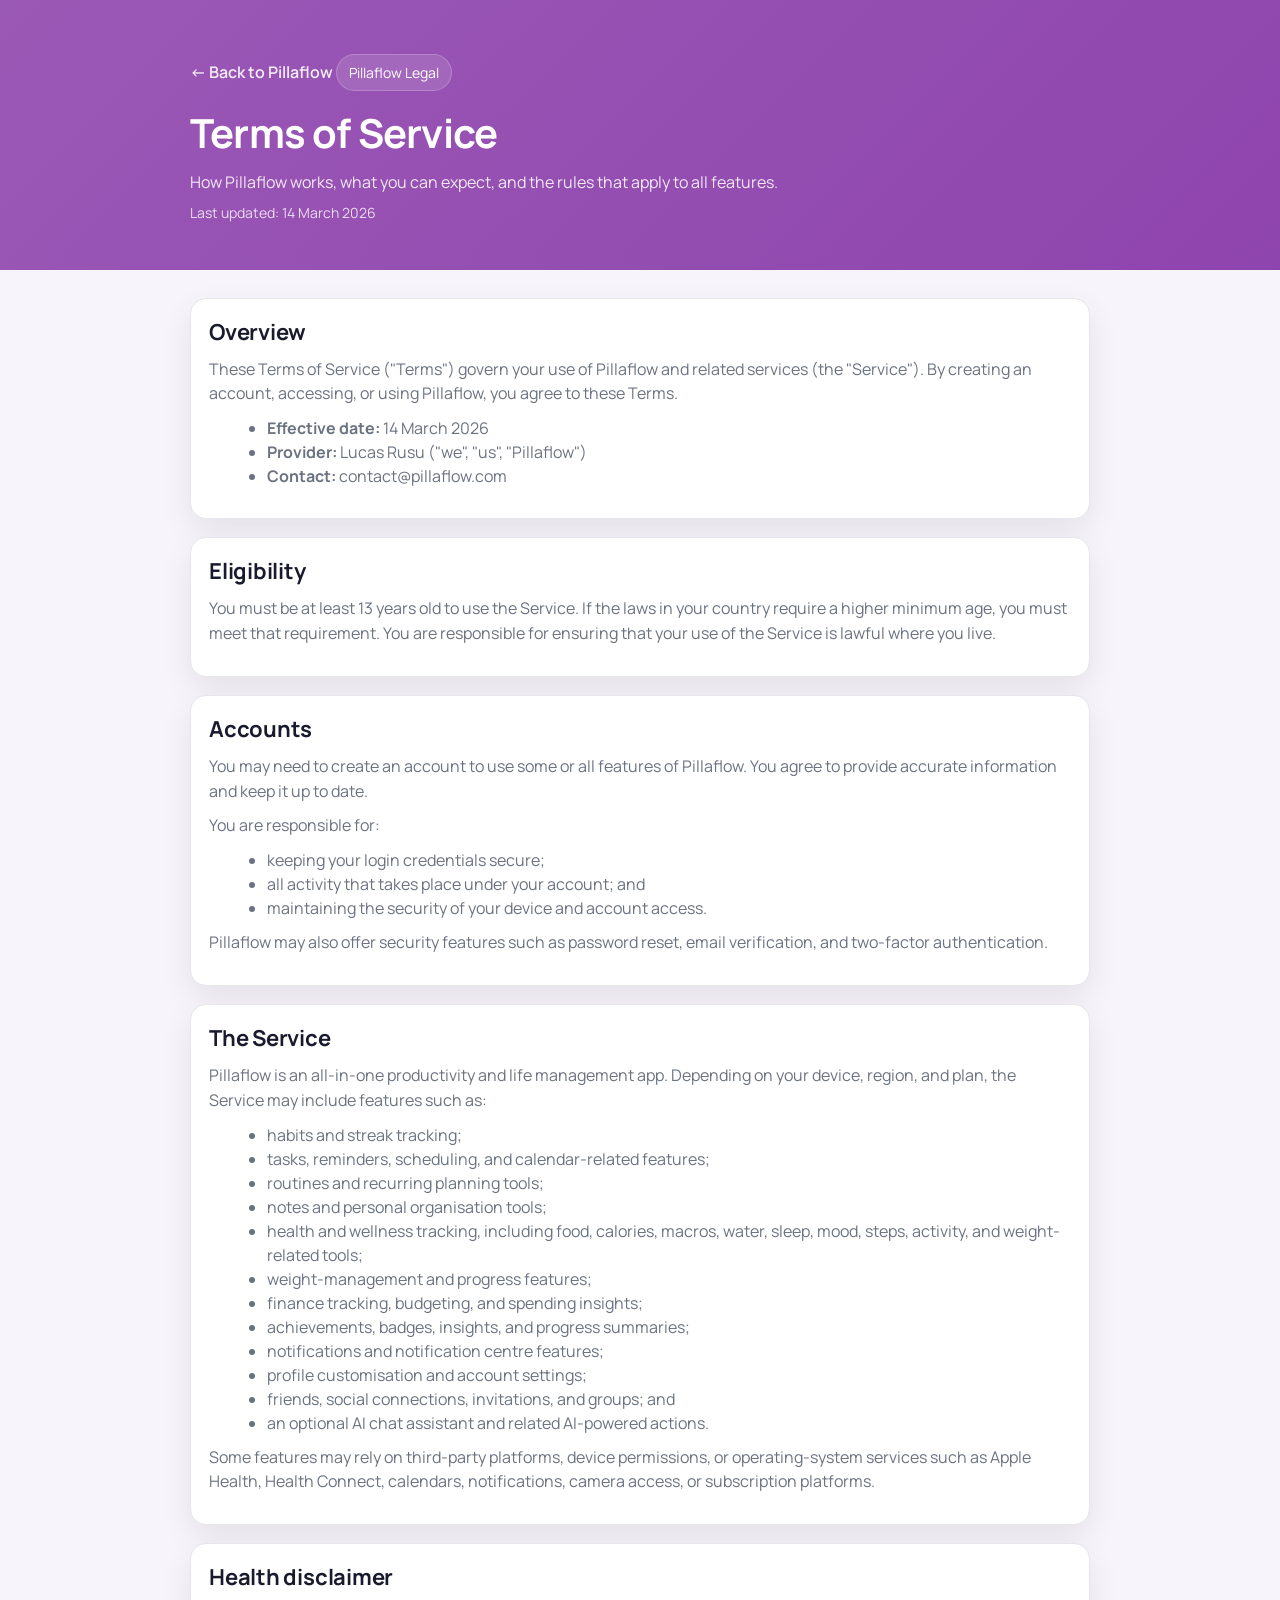
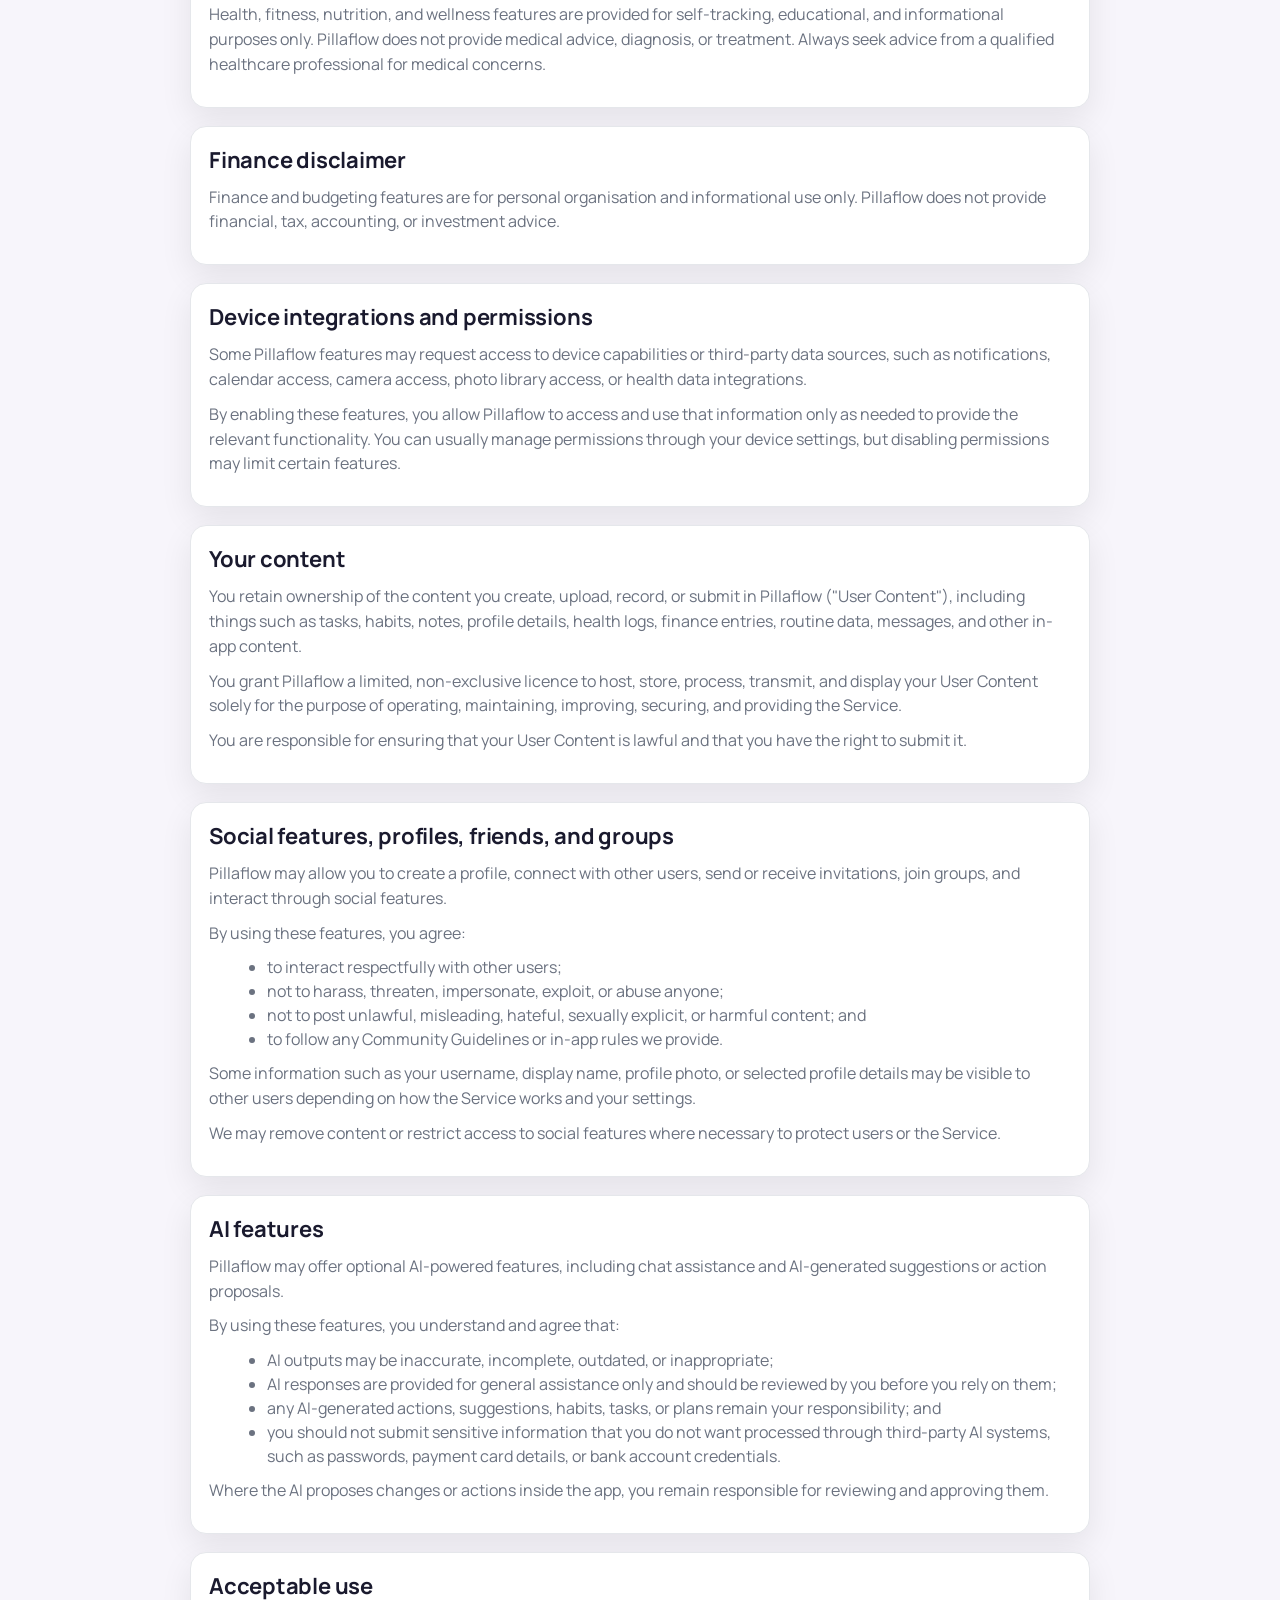
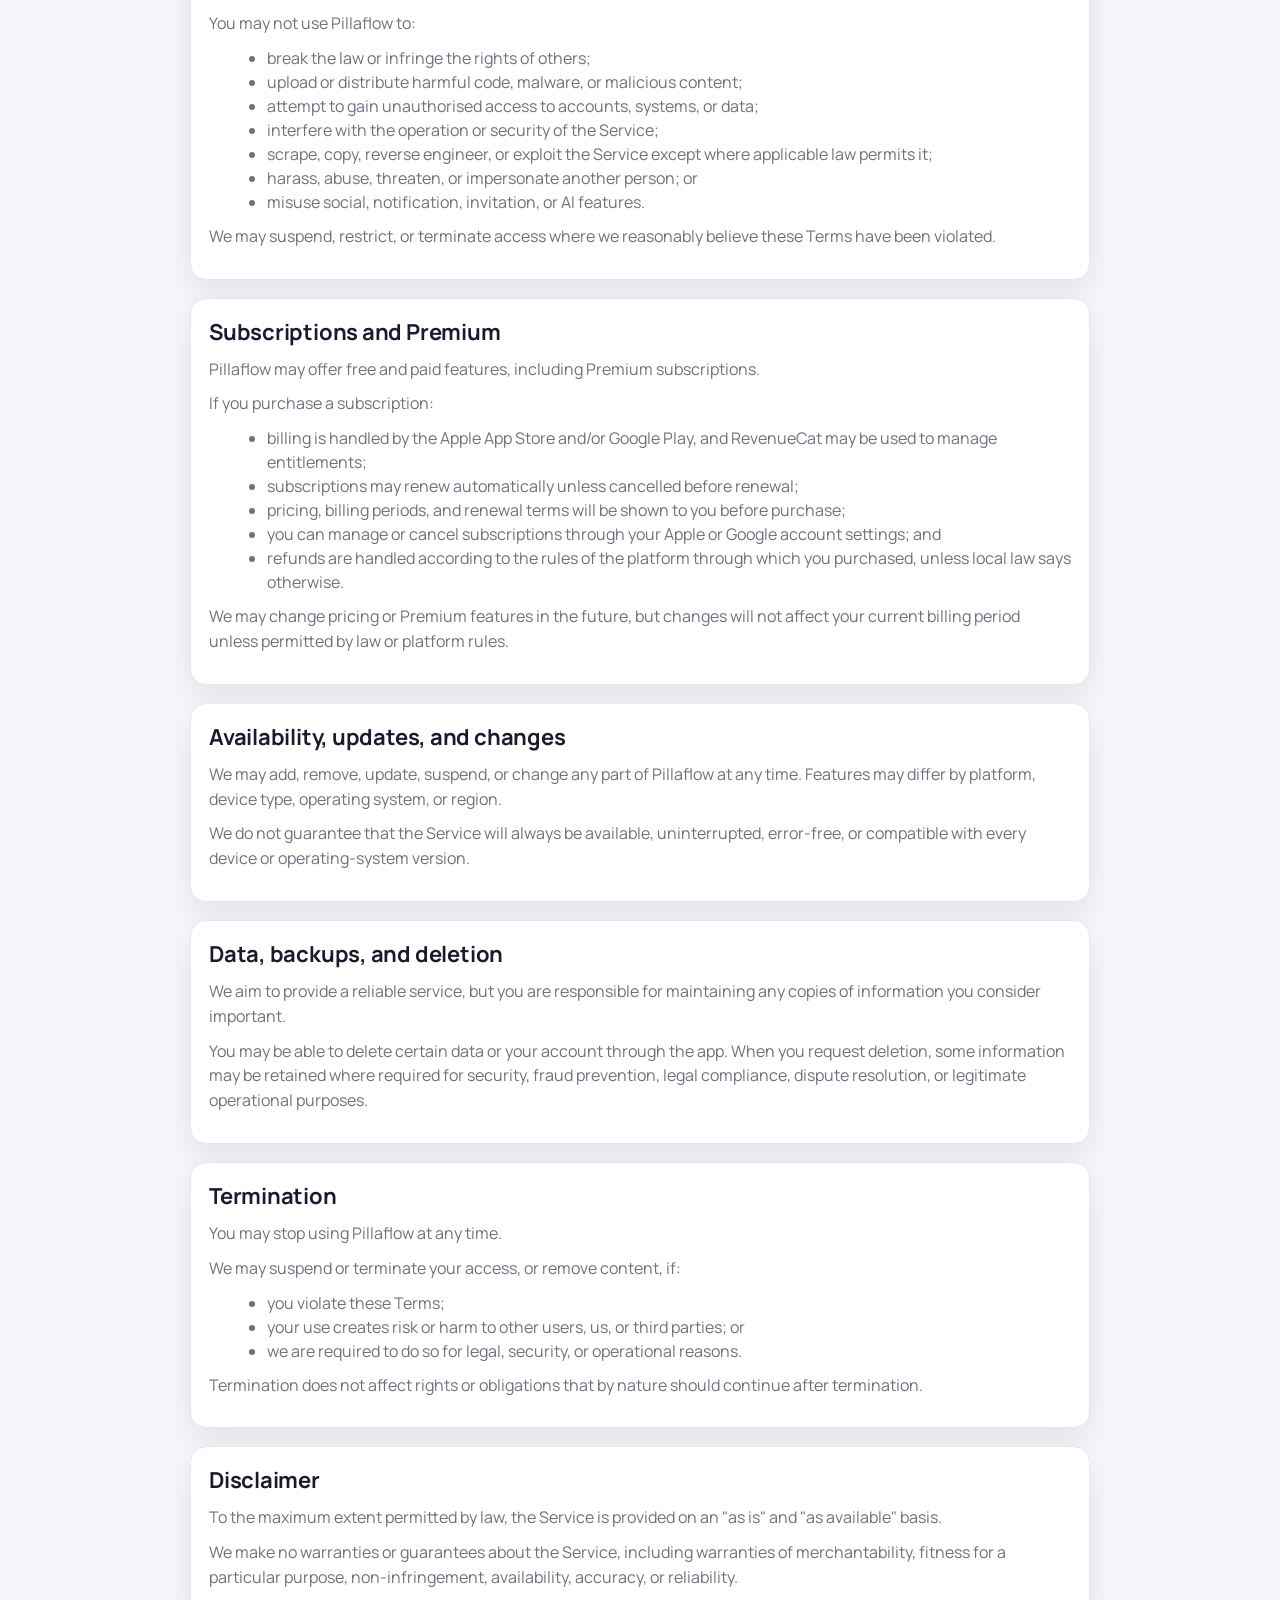
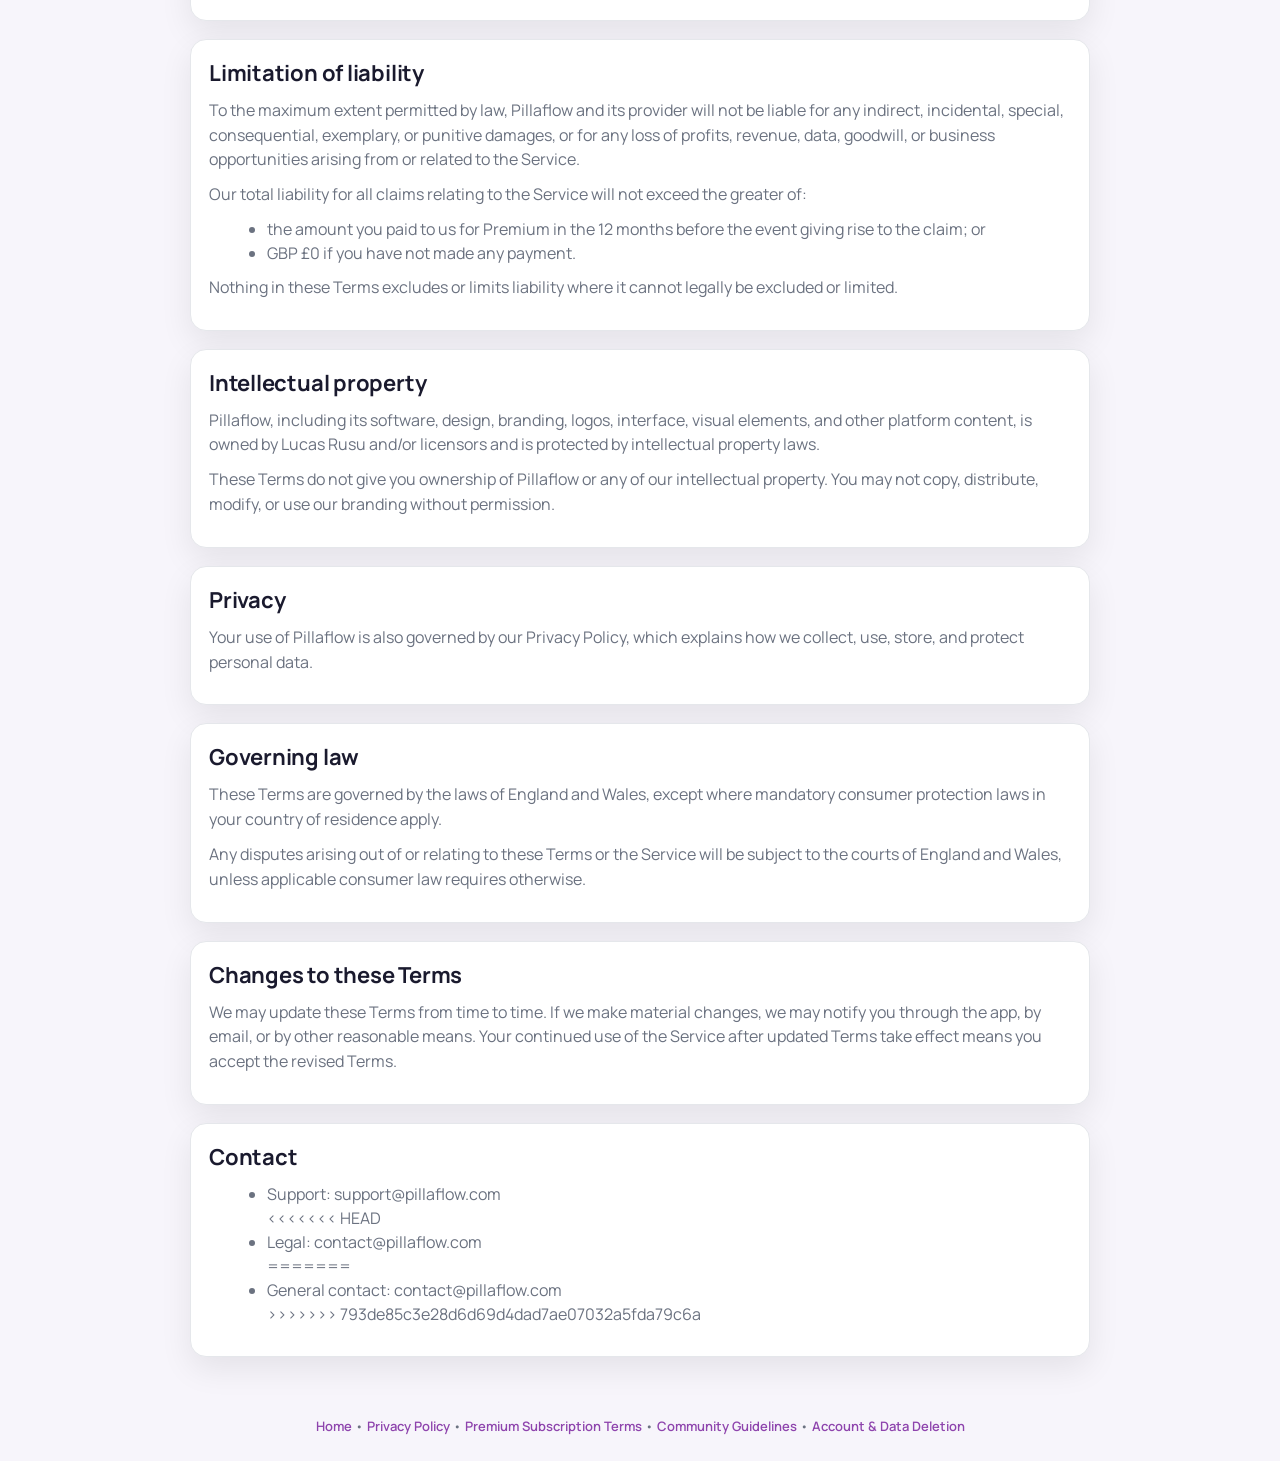
<file: terms-of-service.html>
<!DOCTYPE html>
<html lang="en">
<head>
  <meta charset="UTF-8">
  <meta name="viewport" content="width=device-width, initial-scale=1.0">
  <title>Pillaflow | Terms of Service</title>
  <link rel="preconnect" href="https://fonts.googleapis.com">
  <link rel="preconnect" href="https://fonts.gstatic.com" crossorigin>
  <link href="https://fonts.googleapis.com/css2?family=Manrope:wght@400;500;600;700&display=swap" rel="stylesheet">
  <style>
    :root { --primary: #9B59B6; --primary-strong: #8E44AD; --text: #1A1A2E; --muted: #6B7280; --card: #ffffff; --bg: #f7f5fb; --border: #e5e7eb; --shadow: 0 12px 32px rgba(0,0,0,0.08); }
    * { box-sizing: border-box; }
    body { margin: 0; font-family: 'Manrope','Helvetica Neue','Helvetica','sans-serif'; background: var(--bg); color: var(--text); }
    a { color: inherit; text-decoration: none; }
    .container { width: min(900px, calc(100% - 32px)); margin: 0 auto; }
    header { background: linear-gradient(135deg, #9B59B6, #8E44AD); color: #fff; padding: 40px 0 46px; }
    .back { color: rgba(255,255,255,0.9); font-weight: 600; display: inline-flex; align-items: center; gap: 6px; }
    .eyebrow { display: inline-flex; align-items: center; gap: 8px; padding: 8px 12px; border-radius: 999px; background: rgba(255,255,255,0.12); border: 1px solid rgba(255,255,255,0.2); font-size: 14px; margin-top: 14px; }
    h1 { margin: 14px 0 10px; font-size: clamp(30px, 4vw, 40px); letter-spacing: -0.02em; }
    .lede { margin: 0 0 8px; max-width: 700px; color: rgba(255,255,255,0.88); line-height: 1.5; }
    .meta { margin: 0; color: rgba(255,255,255,0.8); font-size: 14px; }
    main { padding: 28px 0 42px; }
    .stack { display: grid; gap: 18px; }
    .card { background: var(--card); border: 1px solid var(--border); border-radius: 16px; padding: 18px 18px 20px; box-shadow: var(--shadow); }
    h2 { margin: 0 0 10px; font-size: 22px; letter-spacing: -0.01em; }
    p { margin: 0 0 10px; color: var(--muted); line-height: 1.55; }
    ul { margin: 0 0 10px 18px; color: var(--muted); line-height: 1.5; }
    footer { text-align: center; padding: 18px 0 26px; color: var(--muted); font-size: 13px; }
    footer a { color: var(--primary-strong); font-weight: 600; }
  </style>
</head>
<body>
  <header>
    <div class="container">
      <a class="back" href="./">&larr; Back to Pillaflow</a>
      <div class="eyebrow">Pillaflow Legal</div>
      <h1>Terms of Service</h1>
      <p class="lede">How Pillaflow works, what you can expect, and the rules that apply to all features.</p>
      <p class="meta">Last updated: 14 March 2026</p>
    </div>
  </header>
  <main class="container">
    <div class="stack">
      <section class="card">
        <h2>Overview</h2>
        <p>These Terms of Service ("Terms") govern your use of Pillaflow and related services (the "Service"). By creating an account, accessing, or using Pillaflow, you agree to these Terms.</p>
        <ul>
          <li><strong>Effective date:</strong> 14 March 2026</li>
          <li><strong>Provider:</strong> Lucas Rusu ("we", "us", "Pillaflow")</li>
          <li><strong>Contact:</strong> <a href="mailto:contact@pillaflow.com">contact@pillaflow.com</a></li>
        </ul>
      </section>

      <section class="card">
        <h2>Eligibility</h2>
        <p>You must be at least 13 years old to use the Service. If the laws in your country require a higher minimum age, you must meet that requirement. You are responsible for ensuring that your use of the Service is lawful where you live.</p>
      </section>

      <section class="card">
        <h2>Accounts</h2>
        <p>You may need to create an account to use some or all features of Pillaflow. You agree to provide accurate information and keep it up to date.</p>
        <p>You are responsible for:</p>
        <ul>
          <li>keeping your login credentials secure;</li>
          <li>all activity that takes place under your account; and</li>
          <li>maintaining the security of your device and account access.</li>
        </ul>
        <p>Pillaflow may also offer security features such as password reset, email verification, and two-factor authentication.</p>
      </section>

      <section class="card">
        <h2>The Service</h2>
        <p>Pillaflow is an all-in-one productivity and life management app. Depending on your device, region, and plan, the Service may include features such as:</p>
        <ul>
          <li>habits and streak tracking;</li>
          <li>tasks, reminders, scheduling, and calendar-related features;</li>
          <li>routines and recurring planning tools;</li>
          <li>notes and personal organisation tools;</li>
          <li>health and wellness tracking, including food, calories, macros, water, sleep, mood, steps, activity, and weight-related tools;</li>
          <li>weight-management and progress features;</li>
          <li>finance tracking, budgeting, and spending insights;</li>
          <li>achievements, badges, insights, and progress summaries;</li>
          <li>notifications and notification centre features;</li>
          <li>profile customisation and account settings;</li>
          <li>friends, social connections, invitations, and groups; and</li>
          <li>an optional AI chat assistant and related AI-powered actions.</li>
        </ul>
        <p>Some features may rely on third-party platforms, device permissions, or operating-system services such as Apple Health, Health Connect, calendars, notifications, camera access, or subscription platforms.</p>
      </section>

      <section class="card">
        <h2>Health disclaimer</h2>
        <p>Health, fitness, nutrition, and wellness features are provided for self-tracking, educational, and informational purposes only. Pillaflow does not provide medical advice, diagnosis, or treatment. Always seek advice from a qualified healthcare professional for medical concerns.</p>
      </section>

      <section class="card">
        <h2>Finance disclaimer</h2>
        <p>Finance and budgeting features are for personal organisation and informational use only. Pillaflow does not provide financial, tax, accounting, or investment advice.</p>
      </section>

      <section class="card">
        <h2>Device integrations and permissions</h2>
        <p>Some Pillaflow features may request access to device capabilities or third-party data sources, such as notifications, calendar access, camera access, photo library access, or health data integrations.</p>
        <p>By enabling these features, you allow Pillaflow to access and use that information only as needed to provide the relevant functionality. You can usually manage permissions through your device settings, but disabling permissions may limit certain features.</p>
      </section>

      <section class="card">
        <h2>Your content</h2>
        <p>You retain ownership of the content you create, upload, record, or submit in Pillaflow ("User Content"), including things such as tasks, habits, notes, profile details, health logs, finance entries, routine data, messages, and other in-app content.</p>
        <p>You grant Pillaflow a limited, non-exclusive licence to host, store, process, transmit, and display your User Content solely for the purpose of operating, maintaining, improving, securing, and providing the Service.</p>
        <p>You are responsible for ensuring that your User Content is lawful and that you have the right to submit it.</p>
      </section>

      <section class="card">
        <h2>Social features, profiles, friends, and groups</h2>
        <p>Pillaflow may allow you to create a profile, connect with other users, send or receive invitations, join groups, and interact through social features.</p>
        <p>By using these features, you agree:</p>
        <ul>
          <li>to interact respectfully with other users;</li>
          <li>not to harass, threaten, impersonate, exploit, or abuse anyone;</li>
          <li>not to post unlawful, misleading, hateful, sexually explicit, or harmful content; and</li>
          <li>to follow any Community Guidelines or in-app rules we provide.</li>
        </ul>
        <p>Some information such as your username, display name, profile photo, or selected profile details may be visible to other users depending on how the Service works and your settings.</p>
        <p>We may remove content or restrict access to social features where necessary to protect users or the Service.</p>
      </section>

      <section class="card">
        <h2>AI features</h2>
        <p>Pillaflow may offer optional AI-powered features, including chat assistance and AI-generated suggestions or action proposals.</p>
        <p>By using these features, you understand and agree that:</p>
        <ul>
          <li>AI outputs may be inaccurate, incomplete, outdated, or inappropriate;</li>
          <li>AI responses are provided for general assistance only and should be reviewed by you before you rely on them;</li>
          <li>any AI-generated actions, suggestions, habits, tasks, or plans remain your responsibility; and</li>
          <li>you should not submit sensitive information that you do not want processed through third-party AI systems, such as passwords, payment card details, or bank account credentials.</li>
        </ul>
        <p>Where the AI proposes changes or actions inside the app, you remain responsible for reviewing and approving them.</p>
      </section>

      <section class="card">
        <h2>Acceptable use</h2>
        <p>You may not use Pillaflow to:</p>
        <ul>
          <li>break the law or infringe the rights of others;</li>
          <li>upload or distribute harmful code, malware, or malicious content;</li>
          <li>attempt to gain unauthorised access to accounts, systems, or data;</li>
          <li>interfere with the operation or security of the Service;</li>
          <li>scrape, copy, reverse engineer, or exploit the Service except where applicable law permits it;</li>
          <li>harass, abuse, threaten, or impersonate another person; or</li>
          <li>misuse social, notification, invitation, or AI features.</li>
        </ul>
        <p>We may suspend, restrict, or terminate access where we reasonably believe these Terms have been violated.</p>
      </section>

      <section class="card">
        <h2>Subscriptions and Premium</h2>
        <p>Pillaflow may offer free and paid features, including Premium subscriptions.</p>
        <p>If you purchase a subscription:</p>
        <ul>
          <li>billing is handled by the Apple App Store and/or Google Play, and RevenueCat may be used to manage entitlements;</li>
          <li>subscriptions may renew automatically unless cancelled before renewal;</li>
          <li>pricing, billing periods, and renewal terms will be shown to you before purchase;</li>
          <li>you can manage or cancel subscriptions through your Apple or Google account settings; and</li>
          <li>refunds are handled according to the rules of the platform through which you purchased, unless local law says otherwise.</li>
        </ul>
        <p>We may change pricing or Premium features in the future, but changes will not affect your current billing period unless permitted by law or platform rules.</p>
      </section>

      <section class="card">
        <h2>Availability, updates, and changes</h2>
        <p>We may add, remove, update, suspend, or change any part of Pillaflow at any time. Features may differ by platform, device type, operating system, or region.</p>
        <p>We do not guarantee that the Service will always be available, uninterrupted, error-free, or compatible with every device or operating-system version.</p>
      </section>

      <section class="card">
        <h2>Data, backups, and deletion</h2>
        <p>We aim to provide a reliable service, but you are responsible for maintaining any copies of information you consider important.</p>
        <p>You may be able to delete certain data or your account through the app. When you request deletion, some information may be retained where required for security, fraud prevention, legal compliance, dispute resolution, or legitimate operational purposes.</p>
      </section>

      <section class="card">
        <h2>Termination</h2>
        <p>You may stop using Pillaflow at any time.</p>
        <p>We may suspend or terminate your access, or remove content, if:</p>
        <ul>
          <li>you violate these Terms;</li>
          <li>your use creates risk or harm to other users, us, or third parties; or</li>
          <li>we are required to do so for legal, security, or operational reasons.</li>
        </ul>
        <p>Termination does not affect rights or obligations that by nature should continue after termination.</p>
      </section>

      <section class="card">
        <h2>Disclaimer</h2>
        <p>To the maximum extent permitted by law, the Service is provided on an "as is" and "as available" basis.</p>
        <p>We make no warranties or guarantees about the Service, including warranties of merchantability, fitness for a particular purpose, non-infringement, availability, accuracy, or reliability.</p>
      </section>

      <section class="card">
        <h2>Limitation of liability</h2>
        <p>To the maximum extent permitted by law, Pillaflow and its provider will not be liable for any indirect, incidental, special, consequential, exemplary, or punitive damages, or for any loss of profits, revenue, data, goodwill, or business opportunities arising from or related to the Service.</p>
        <p>Our total liability for all claims relating to the Service will not exceed the greater of:</p>
        <ul>
          <li>the amount you paid to us for Premium in the 12 months before the event giving rise to the claim; or</li>
          <li>GBP &pound;0 if you have not made any payment.</li>
        </ul>
        <p>Nothing in these Terms excludes or limits liability where it cannot legally be excluded or limited.</p>
      </section>

      <section class="card">
        <h2>Intellectual property</h2>
        <p>Pillaflow, including its software, design, branding, logos, interface, visual elements, and other platform content, is owned by Lucas Rusu and/or licensors and is protected by intellectual property laws.</p>
        <p>These Terms do not give you ownership of Pillaflow or any of our intellectual property. You may not copy, distribute, modify, or use our branding without permission.</p>
      </section>

      <section class="card">
        <h2>Privacy</h2>
        <p>Your use of Pillaflow is also governed by our <a href="privacy-policy.html">Privacy Policy</a>, which explains how we collect, use, store, and protect personal data.</p>
      </section>

      <section class="card">
        <h2>Governing law</h2>
        <p>These Terms are governed by the laws of England and Wales, except where mandatory consumer protection laws in your country of residence apply.</p>
        <p>Any disputes arising out of or relating to these Terms or the Service will be subject to the courts of England and Wales, unless applicable consumer law requires otherwise.</p>
      </section>

      <section class="card">
        <h2>Changes to these Terms</h2>
        <p>We may update these Terms from time to time. If we make material changes, we may notify you through the app, by email, or by other reasonable means. Your continued use of the Service after updated Terms take effect means you accept the revised Terms.</p>
      </section>

      <section class="card">
        <h2>Contact</h2>
        <ul>
          <li>Support: <a href="mailto:support@pillaflow.com">support@pillaflow.com</a></li>
<<<<<<< HEAD
          <li>Legal: <a href="mailto:contact@pillaflow.com">contact@pillaflow.com</a></li>
=======
          <li>General contact: <a href="mailto:contact@pillaflow.com">contact@pillaflow.com</a></li>
>>>>>>> 793de85c3e28d6d69d4dad7ae07032a5fda79c6a
        </ul>
      </section>
    </div>
  </main>
  <footer>
    <a href="./">Home</a> &bull; <a href="privacy-policy.html">Privacy Policy</a> &bull; <a href="premium-subscription-terms.html">Premium Subscription Terms</a> &bull; <a href="community-guidelines.html">Community Guidelines</a> &bull; <a href="account-deletion.html">Account &amp; Data Deletion</a>
  </footer>
</body>
</html>
</file>
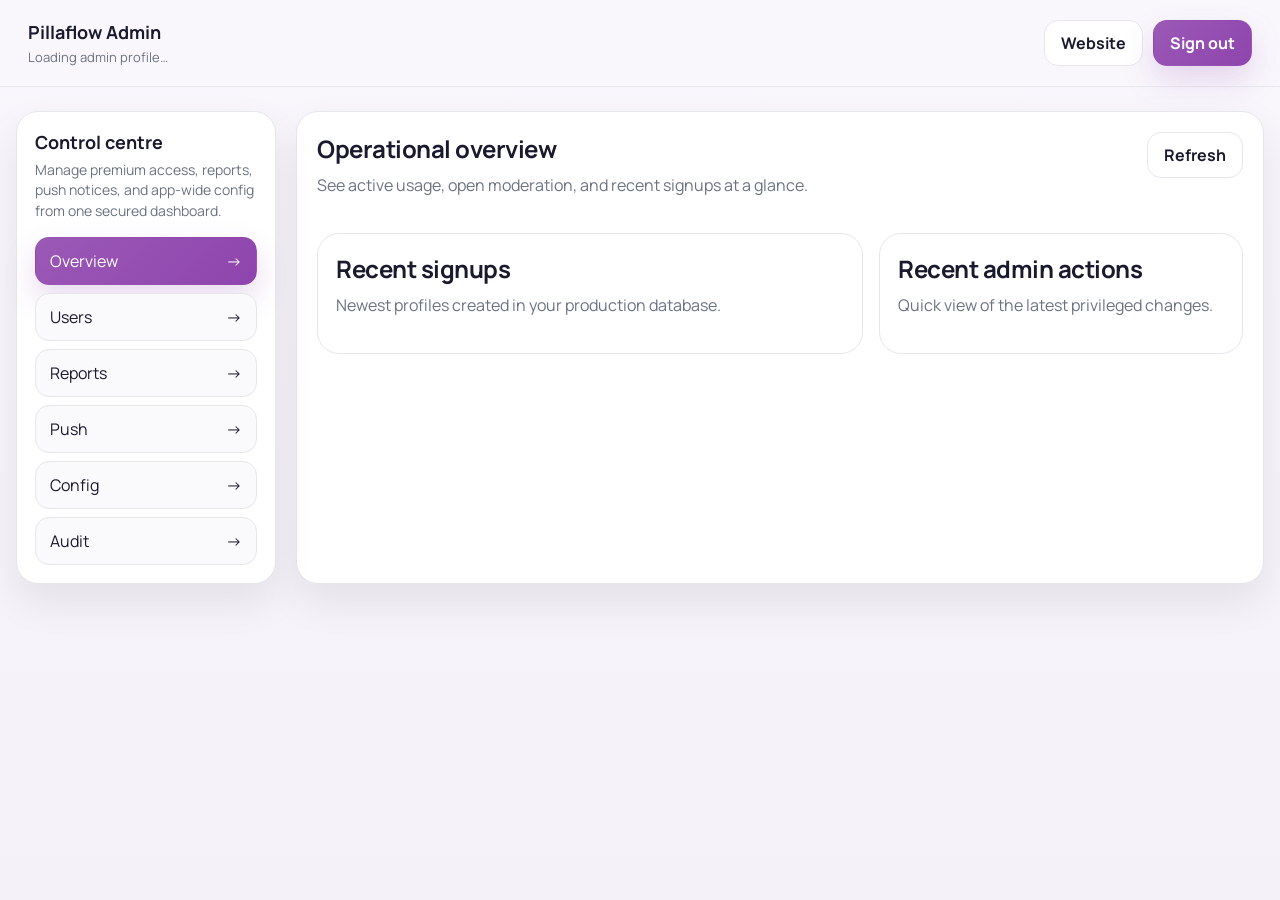
<file: admin/dashboard.html>
<!DOCTYPE html>
<html lang="en">
<head>
  <meta charset="UTF-8">
  <meta name="viewport" content="width=device-width, initial-scale=1.0">
  <title>Pillaflow Admin Dashboard</title>
  <link rel="preconnect" href="https://fonts.googleapis.com">
  <link rel="preconnect" href="https://fonts.gstatic.com" crossorigin>
  <link href="https://fonts.googleapis.com/css2?family=Manrope:wght@400;500;600;700;800&display=swap" rel="stylesheet">
  <link rel="stylesheet" href="css/admin.css">
</head>
<body>
  <div class="layout">
    <header class="topbar">
      <div class="brand">
        <strong>Pillaflow Admin</strong>
        <span id="adminIdentity">Loading admin profile…</span>
      </div>
      <div class="row">
        <a class="btn outline" href="../index.html">Website</a>
        <button class="btn primary" id="signOutBtn">Sign out</button>
      </div>
    </header>

    <div class="shell">
      <aside class="sidebar">
        <h2>Control centre</h2>
        <p>Manage premium access, reports, push notices, and app-wide config from one secured dashboard.</p>
        <div id="permissionNotice" class="notice"></div>
        <div class="nav-list">
          <button class="nav-btn active" data-tab="overview">Overview <span>→</span></button>
          <button class="nav-btn" data-tab="users">Users <span>→</span></button>
          <button class="nav-btn" data-tab="reports">Reports <span>→</span></button>
          <button class="nav-btn" data-tab="push">Push <span>→</span></button>
          <button class="nav-btn" data-tab="config">Config <span>→</span></button>
          <button class="nav-btn" data-tab="audit">Audit <span>→</span></button>
        </div>
      </aside>

      <main class="content">
        <section class="panel tab-panel" data-panel="overview">
          <div class="section-head">
            <div>
              <h1>Operational overview</h1>
              <p>See active usage, open moderation, and recent signups at a glance.</p>
            </div>
            <button class="btn outline" id="refreshOverviewBtn">Refresh</button>
          </div>
          <div class="metrics" id="metrics"></div>
          <div class="grid-two" style="margin-top:18px;">
            <div class="panel" style="padding:18px; box-shadow:none;">
              <div class="section-head">
                <div>
                  <h2>Recent signups</h2>
                  <p>Newest profiles created in your production database.</p>
                </div>
              </div>
              <div id="recentSignups" class="card-list"></div>
            </div>
            <div class="panel" style="padding:18px; box-shadow:none;">
              <div class="section-head">
                <div>
                  <h2>Recent admin actions</h2>
                  <p>Quick view of the latest privileged changes.</p>
                </div>
              </div>
              <div id="recentActions" class="card-list"></div>
            </div>
          </div>
        </section>

        <section class="panel tab-panel hidden" data-panel="users">
          <div class="section-head">
            <div>
              <h2>User management</h2>
              <p>Search users by username, email, full name, or auth UUID. Then grant premium, achievements, or change account status.</p>
            </div>
          </div>
          <div id="usersNotice" class="notice"></div>
          <div class="toolbar">
            <input id="userSearchInput" type="search" placeholder="Search users, emails, usernames, or UUIDs…">
            <select id="userStatusFilter">
              <option value="">All statuses</option>
              <option value="active">Active</option>
              <option value="suspended">Suspended</option>
              <option value="banned">Banned</option>
            </select>
            <button class="btn primary" id="searchUsersBtn">Search</button>
          </div>
          <div id="userResults" class="card-list"></div>
          <div id="userEmpty" class="empty-state hidden">No users match this search yet.</div>

          <div id="achievementModal" class="admin-modal hidden" role="dialog" aria-modal="true" aria-labelledby="achievementModalTitle">
            <div class="admin-modal__backdrop" data-action="close-achievement-modal"></div>
            <div class="admin-modal__panel">
              <div class="section-head" style="margin-bottom:12px;">
                <div>
                  <h3 id="achievementModalTitle" style="margin:0;">Grant achievements</h3>
                  <p id="achievementTargetUser" class="muted">User: —</p>
                </div>
                <button class="btn outline" type="button" data-action="close-achievement-modal">Close</button>
              </div>

              <div id="achievementNotice" class="notice"></div>

              <div class="controls">
                <label>
                  <div style="margin-bottom:8px;font-weight:700;">Available achievements</div>
                  <div id="achievementOptions" class="check-list"></div>
                </label>

                <label class="row" style="justify-content:flex-start; gap: 10px;">
                  <input id="achievementSelectAll" style="width:auto;" type="checkbox">
                  <span><strong>Select all available achievements</strong></span>
                </label>

              </div>

              <div class="actions" style="margin-top:16px;">
                <button class="btn outline" type="button" data-action="close-achievement-modal">Cancel</button>
                <button class="btn primary" id="grantAchievementsBtn" type="button">Grant Selected</button>
              </div>
            </div>
          </div>
        </section>

        <section class="panel tab-panel hidden" data-panel="reports">
          <div class="section-head">
            <div>
              <h2>Moderation reports</h2>
              <p>Review incoming reports, record moderator notes, and mark them resolved.</p>
            </div>
            <button class="btn outline" id="refreshReportsBtn">Refresh</button>
          </div>
          <div id="reportsNotice" class="notice"></div>
          <div class="table-wrap">
            <table>
              <thead>
                <tr>
                  <th>Created</th>
                  <th>Reporter</th>
                  <th>Reported user</th>
                  <th>Reason</th>
                  <th>Status</th>
                  <th>Action</th>
                </tr>
              </thead>
              <tbody id="reportsTable"></tbody>
            </table>
          </div>
        </section>

        <section class="panel tab-panel hidden" data-panel="push">
          <div class="section-head">
            <div>
              <h2>Push centre</h2>
              <p>Send targeted push notifications without exposing device tokens in the browser.</p>
            </div>
          </div>
          <div id="pushNotice" class="notice"></div>
          <form id="pushForm" class="controls">
            <div class="form-grid two">
              <label>
                <div style="margin-bottom:8px;font-weight:700;">Title</div>
                <input name="title" placeholder="Maintenance tonight" required>
              </label>
              <label>
                <div style="margin-bottom:8px;font-weight:700;">Target mode</div>
                <select name="mode" id="pushMode">
                  <option value="users">Specific user IDs</option>
                  <option value="segment">Segment</option>
                </select>
              </label>
            </div>
            <label>
              <div style="margin-bottom:8px;font-weight:700;">Body</div>
              <textarea name="body" placeholder="We will briefly pause sync at 11:00 PM." required></textarea>
            </label>
            <div class="form-grid two">
              <label id="pushUserIdsWrap">
                <div style="margin-bottom:8px;font-weight:700;">User IDs</div>
                <input name="user_ids" placeholder="uuid1, uuid2, uuid3">
              </label>
              <label id="pushSegmentWrap" class="hidden">
                <div style="margin-bottom:8px;font-weight:700;">Segment</div>
                <select name="segment">
                  <option value="all">All users with push tokens</option>
                  <option value="premium">Premium users</option>
                  <option value="active">Active users only</option>
                </select>
              </label>
            </div>
            <button class="btn primary" type="submit">Send push</button>
          </form>
        </section>

        <section class="panel tab-panel hidden" data-panel="config">
          <div class="section-head">
            <div>
              <h2>App configuration</h2>
              <p>Control maintenance mode, banner copy, and the minimum supported mobile version from the dashboard.</p>
            </div>
            <button class="btn outline" id="refreshConfigBtn">Refresh</button>
          </div>
          <div id="configNotice" class="notice"></div>
          <form id="configForm" class="controls">
            <label class="row" style="justify-content:flex-start; gap: 12px;">
              <input style="width:auto;" type="checkbox" id="maintenanceMode" name="maintenance_mode">
              <span><strong>Maintenance mode enabled</strong></span>
            </label>
            <label>
              <div style="margin-bottom:8px;font-weight:700;">Global banner text</div>
              <input id="globalBanner" name="global_banner" placeholder="We are improving sync between 11PM and midnight.">
            </label>
            <label>
              <div style="margin-bottom:8px;font-weight:700;">Minimum supported app version</div>
              <input id="minSupportedVersion" name="min_supported_version" placeholder="1.0.0">
            </label>
            <button class="btn primary" type="submit">Save configuration</button>
          </form>
        </section>

        <section class="panel tab-panel hidden" data-panel="audit">
          <div class="section-head">
            <div>
              <h2>Audit trail</h2>
              <p>Every privileged change should be reviewable. This feed comes from <code>public.admin_audit_logs</code>.</p>
            </div>
            <button class="btn outline" id="refreshAuditBtn">Refresh</button>
          </div>
          <div class="table-wrap">
            <table>
              <thead>
                <tr>
                  <th>When</th>
                  <th>Actor</th>
                  <th>Action</th>
                  <th>Target</th>
                  <th>Details</th>
                </tr>
              </thead>
              <tbody id="auditTable"></tbody>
            </table>
          </div>
        </section>
      </main>
    </div>
  </div>
  <script type="module" src="js/dashboard.js"></script>
</body>
</html>
</file>
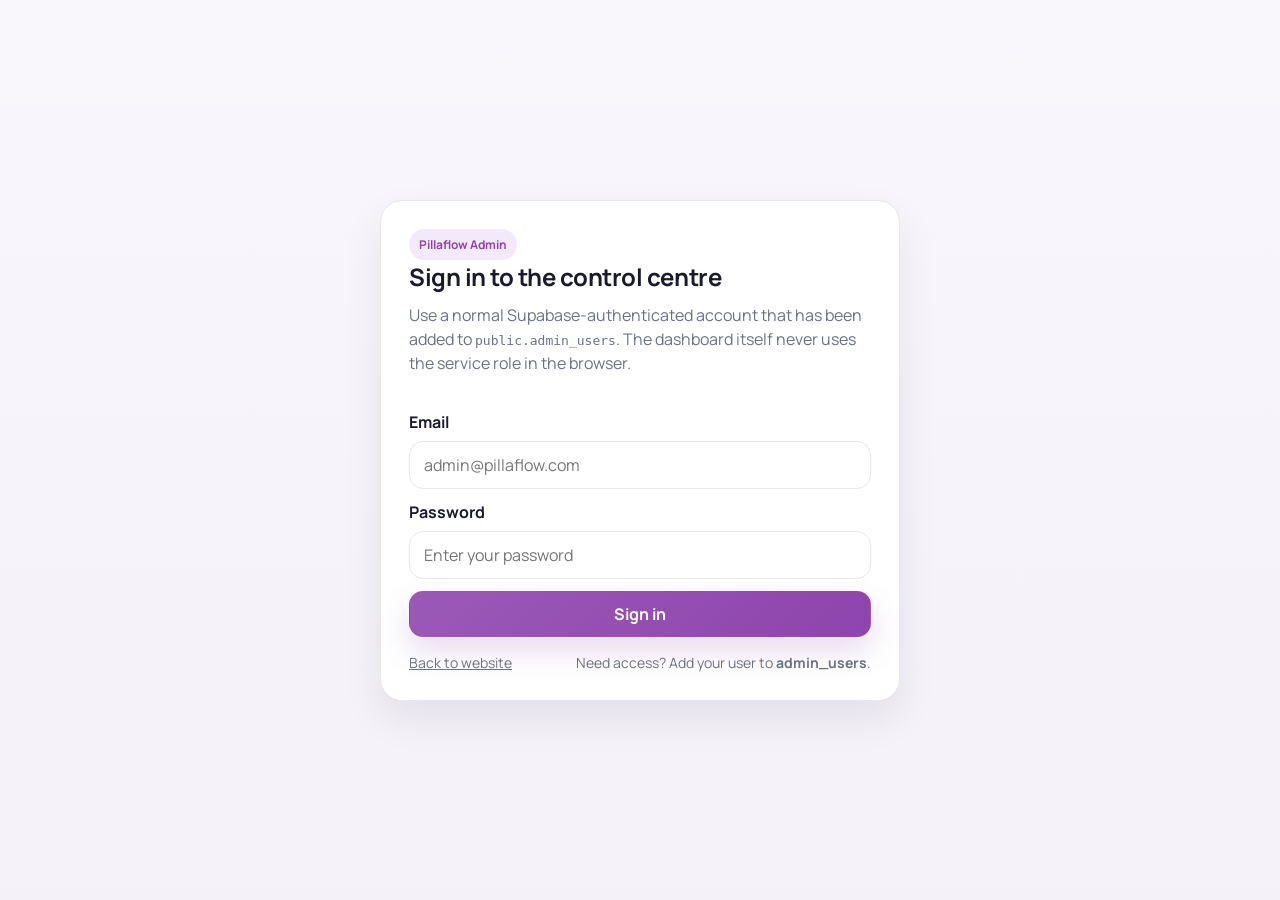
<file: admin/login.html>
<!DOCTYPE html>
<html lang="en">
<head>
  <meta charset="UTF-8">
  <meta name="viewport" content="width=device-width, initial-scale=1.0">
  <title>Pillaflow Admin Login</title>
  <link rel="preconnect" href="https://fonts.googleapis.com">
  <link rel="preconnect" href="https://fonts.gstatic.com" crossorigin>
  <link href="https://fonts.googleapis.com/css2?family=Manrope:wght@400;500;600;700;800&display=swap" rel="stylesheet">
  <link rel="stylesheet" href="css/admin.css">
</head>
<body>
  <main class="login-wrap">
    <section class="login-card">
      <div class="row" style="justify-content:space-between; margin-bottom: 18px;">
        <div>
          <div class="badge purple">Pillaflow Admin</div>
          <h1>Sign in to the control centre</h1>
          <p>Use a normal Supabase-authenticated account that has been added to <code>public.admin_users</code>. The dashboard itself never uses the service role in the browser.</p>
        </div>
      </div>
      <div id="notice" class="notice"></div>
      <form id="loginForm" class="controls">
        <label>
          <div style="margin-bottom:8px;font-weight:700;">Email</div>
          <input type="email" name="email" placeholder="admin@pillaflow.com" required>
        </label>
        <label>
          <div style="margin-bottom:8px;font-weight:700;">Password</div>
          <input type="password" name="password" placeholder="Enter your password" required>
        </label>
        <button id="submitBtn" class="btn primary" type="submit">Sign in</button>
      </form>
      <div class="helper-links">
        <a href="../index.html">Back to website</a>
        <span>Need access? Add your user to <strong>admin_users</strong>.</span>
      </div>
    </section>
  </main>
  <script type="module" src="js/login.js"></script>
</body>
</html>
</file>
<file: admin/css/admin.css>
:root {
  --primary: #9B59B6;
  --primary-strong: #8E44AD;
  --bg: #f7f5fb;
  --panel: #ffffff;
  --text: #1A1A2E;
  --muted: #6B7280;
  --border: #e5e7eb;
  --danger: #dc2626;
  --warning: #d97706;
  --success: #16a34a;
  --shadow: 0 18px 40px rgba(0,0,0,0.08);
}
* { box-sizing: border-box; }
body {
  margin: 0;
  font-family: 'Manrope','Helvetica Neue','Helvetica','sans-serif';
  color: var(--text);
  background: linear-gradient(180deg, #f9f7fc 0%, #f4f1f9 100%);
  -webkit-font-smoothing: antialiased;
}
a { color: inherit; }
button, input, textarea, select {
  font: inherit;
}
.layout {
  min-height: 100vh;
}
.topbar {
  display: flex;
  justify-content: space-between;
  align-items: center;
  padding: 20px 28px;
  position: sticky;
  top: 0;
  z-index: 20;
  backdrop-filter: blur(10px);
  background: rgba(249,247,252,0.82);
  border-bottom: 1px solid rgba(229,231,235,0.8);
}
.brand {
  display: flex;
  flex-direction: column;
  gap: 4px;
}
.brand strong { font-size: 18px; }
.brand span { color: var(--muted); font-size: 13px; }
.shell {
  width: min(1380px, calc(100% - 32px));
  margin: 24px auto 40px;
  display: grid;
  grid-template-columns: 260px 1fr;
  gap: 20px;
}
.sidebar, .panel, .metric-card, .empty-state, .login-card {
  background: var(--panel);
  border: 1px solid var(--border);
  border-radius: 22px;
  box-shadow: var(--shadow);
}
.sidebar {
  padding: 18px;
  position: sticky;
  top: 92px;
  height: fit-content;
}
.sidebar h2 {
  margin: 0 0 6px;
  font-size: 18px;
}
.sidebar p { margin: 0 0 16px; color: var(--muted); font-size: 14px; line-height: 1.45; }
.nav-list {
  display: grid;
  gap: 8px;
}
.nav-btn {
  display: flex;
  align-items: center;
  justify-content: space-between;
  width: 100%;
  padding: 12px 14px;
  background: #faf9fc;
  color: var(--text);
  border: 1px solid var(--border);
  border-radius: 14px;
  cursor: pointer;
  transition: 140ms ease;
}
.nav-btn.active {
  background: linear-gradient(135deg, var(--primary), var(--primary-strong));
  color: #fff;
  border-color: transparent;
  box-shadow: 0 14px 30px rgba(155,89,182,0.22);
}
.content {
  display: grid;
  gap: 20px;
}
.panel {
  padding: 20px;
}
.section-head {
  display: flex;
  justify-content: space-between;
  align-items: flex-start;
  gap: 16px;
  margin-bottom: 18px;
}
.section-head h1, .section-head h2 {
  margin: 0 0 8px;
  letter-spacing: -0.02em;
}
.section-head p {
  margin: 0;
  color: var(--muted);
  line-height: 1.5;
}
.metrics {
  display: grid;
  grid-template-columns: repeat(auto-fit, minmax(180px, 1fr));
  gap: 14px;
}
.metric-card {
  padding: 18px;
}
.metric-card h3 {
  margin: 0 0 8px;
  color: var(--muted);
  font-size: 14px;
  font-weight: 600;
}
.metric-card .value {
  font-size: 30px;
  font-weight: 800;
  letter-spacing: -0.03em;
}
.metric-card .meta {
  margin-top: 8px;
  color: var(--muted);
  font-size: 13px;
}
.grid-two {
  display: grid;
  grid-template-columns: 1.2fr .8fr;
  gap: 16px;
}
.table-wrap {
  overflow: auto;
  border: 1px solid var(--border);
  border-radius: 16px;
}
table {
  width: 100%;
  border-collapse: collapse;
  min-width: 720px;
}
th, td {
  text-align: left;
  padding: 12px 14px;
  border-bottom: 1px solid var(--border);
  font-size: 14px;
  vertical-align: top;
}
th {
  font-size: 12px;
  text-transform: uppercase;
  letter-spacing: 0.04em;
  color: var(--muted);
  background: #fbfbfd;
}
.controls, .toolbar, .form-grid {
  display: grid;
  gap: 12px;
}
.toolbar {
  grid-template-columns: 1fr auto auto;
  margin-bottom: 16px;
}
.form-grid.two {
  grid-template-columns: repeat(2, minmax(0, 1fr));
}
input, textarea, select {
  width: 100%;
  border: 1px solid var(--border);
  border-radius: 14px;
  padding: 12px 14px;
  background: #fff;
  color: var(--text);
  outline: none;
  transition: border-color 140ms ease, box-shadow 140ms ease;
}
textarea { min-height: 120px; resize: vertical; }
input:focus, textarea:focus, select:focus {
  border-color: var(--primary);
  box-shadow: 0 0 0 4px rgba(155,89,182,0.12);
}
.btn {
  display: inline-flex;
  align-items: center;
  justify-content: center;
  gap: 8px;
  border: 1px solid transparent;
  border-radius: 14px;
  padding: 11px 16px;
  background: #f3eff8;
  color: var(--text);
  font-weight: 700;
  cursor: pointer;
  text-decoration: none;
  transition: transform 120ms ease, box-shadow 120ms ease, opacity 120ms ease;
}
.btn:hover { transform: translateY(-1px); }
.btn.primary {
  background: linear-gradient(135deg, var(--primary), var(--primary-strong));
  color: #fff;
  box-shadow: 0 14px 30px rgba(155,89,182,0.22);
}
.btn.outline {
  background: #fff;
  border-color: var(--border);
}
.btn.danger {
  background: rgba(220,38,38,0.1);
  color: var(--danger);
  border-color: rgba(220,38,38,0.15);
}
.btn.warning {
  background: rgba(217,119,6,0.1);
  color: var(--warning);
  border-color: rgba(217,119,6,0.16);
}
.badge {
  display: inline-flex;
  align-items: center;
  gap: 8px;
  padding: 7px 10px;
  border-radius: 999px;
  font-size: 12px;
  font-weight: 700;
  white-space: nowrap;
}
.badge.purple { background: #f4e9fb; color: var(--primary-strong); }
.badge.green { background: rgba(22,163,74,0.12); color: var(--success); }
.badge.orange { background: rgba(217,119,6,0.12); color: var(--warning); }
.badge.red { background: rgba(220,38,38,0.12); color: var(--danger); }
.badge.gray { background: #f3f4f6; color: #4b5563; }
.card-list {
  display: grid;
  gap: 12px;
}
.user-card, .feed-item {
  border: 1px solid var(--border);
  border-radius: 16px;
  padding: 16px;
  background: #fff;
}
.user-card h3, .feed-item h3 {
  margin: 0 0 8px;
  font-size: 17px;
}
.muted { color: var(--muted); }
.row {
  display: flex;
  flex-wrap: wrap;
  gap: 10px;
  align-items: center;
}
.actions {
  display: flex;
  flex-wrap: wrap;
  gap: 10px;
  margin-top: 14px;
}
.hidden { display: none !important; }
.empty-state {
  padding: 26px;
  text-align: center;
  color: var(--muted);
}
.notice {
  border-radius: 14px;
  padding: 12px 14px;
  font-size: 14px;
  display: none;
}
.notice.show { display: block; }
.notice.error { background: rgba(220,38,38,0.1); color: var(--danger); }
.notice.success { background: rgba(22,163,74,0.1); color: var(--success); }
.kv {
  display: grid;
  grid-template-columns: 170px 1fr;
  gap: 8px 12px;
  font-size: 14px;
}
.kv strong { color: #111827; }
.login-wrap {
  min-height: 100vh;
  display: grid;
  place-items: center;
  padding: 24px;
}
.login-card {
  width: min(520px, 100%);
  padding: 28px;
}
.login-card h1 { margin: 0 0 10px; letter-spacing: -0.02em; }
.login-card p { margin: 0 0 18px; color: var(--muted); line-height: 1.5; }
.helper-links {
  display: flex;
  justify-content: space-between;
  gap: 10px;
  margin-top: 16px;
  font-size: 14px;
  color: var(--muted);
}
.admin-modal {
  position: fixed;
  inset: 0;
  z-index: 60;
}
.admin-modal__backdrop {
  position: absolute;
  inset: 0;
  background: rgba(17,24,39,0.52);
}
.admin-modal__panel {
  position: relative;
  width: min(680px, calc(100% - 24px));
  max-height: calc(100vh - 24px);
  overflow: auto;
  margin: 12px auto;
  padding: 18px;
  border-radius: 18px;
  background: #fff;
  border: 1px solid var(--border);
  box-shadow: var(--shadow);
}
.check-list {
  border: 1px solid var(--border);
  border-radius: 14px;
  padding: 10px;
  background: #fff;
  max-height: 260px;
  overflow: auto;
  display: grid;
  gap: 8px;
}
.check-list .row {
  justify-content: flex-start;
}
.achievement-group {
  border: 1px solid var(--border);
  border-radius: 12px;
  background: #faf9fc;
}
.achievement-group summary {
  list-style: none;
  cursor: pointer;
  user-select: none;
  display: flex;
  align-items: center;
  justify-content: space-between;
  gap: 10px;
  padding: 10px 12px;
}
.achievement-group summary::-webkit-details-marker {
  display: none;
}
.achievement-group summary::after {
  content: "+";
  color: var(--muted);
  font-weight: 800;
}
.achievement-group__title {
  font-weight: 800;
}
.achievement-group[open] summary {
  border-bottom: 1px solid var(--border);
}
.achievement-group[open] summary::after {
  content: "-";
}
.achievement-group__items {
  display: grid;
  gap: 8px;
  padding: 10px 12px 12px;
}
@media (max-width: 1080px) {
  .shell { grid-template-columns: 1fr; }
  .sidebar { position: static; }
  .grid-two, .form-grid.two, .toolbar { grid-template-columns: 1fr; }
}
@media (max-width: 720px) {
  .topbar { padding: 16px; }
  .shell { width: min(100% - 18px, 100%); margin: 16px auto 32px; }
  .panel, .sidebar { padding: 16px; border-radius: 18px; }
  .metrics { grid-template-columns: 1fr 1fr; }
  .kv { grid-template-columns: 1fr; }
}
</file>
